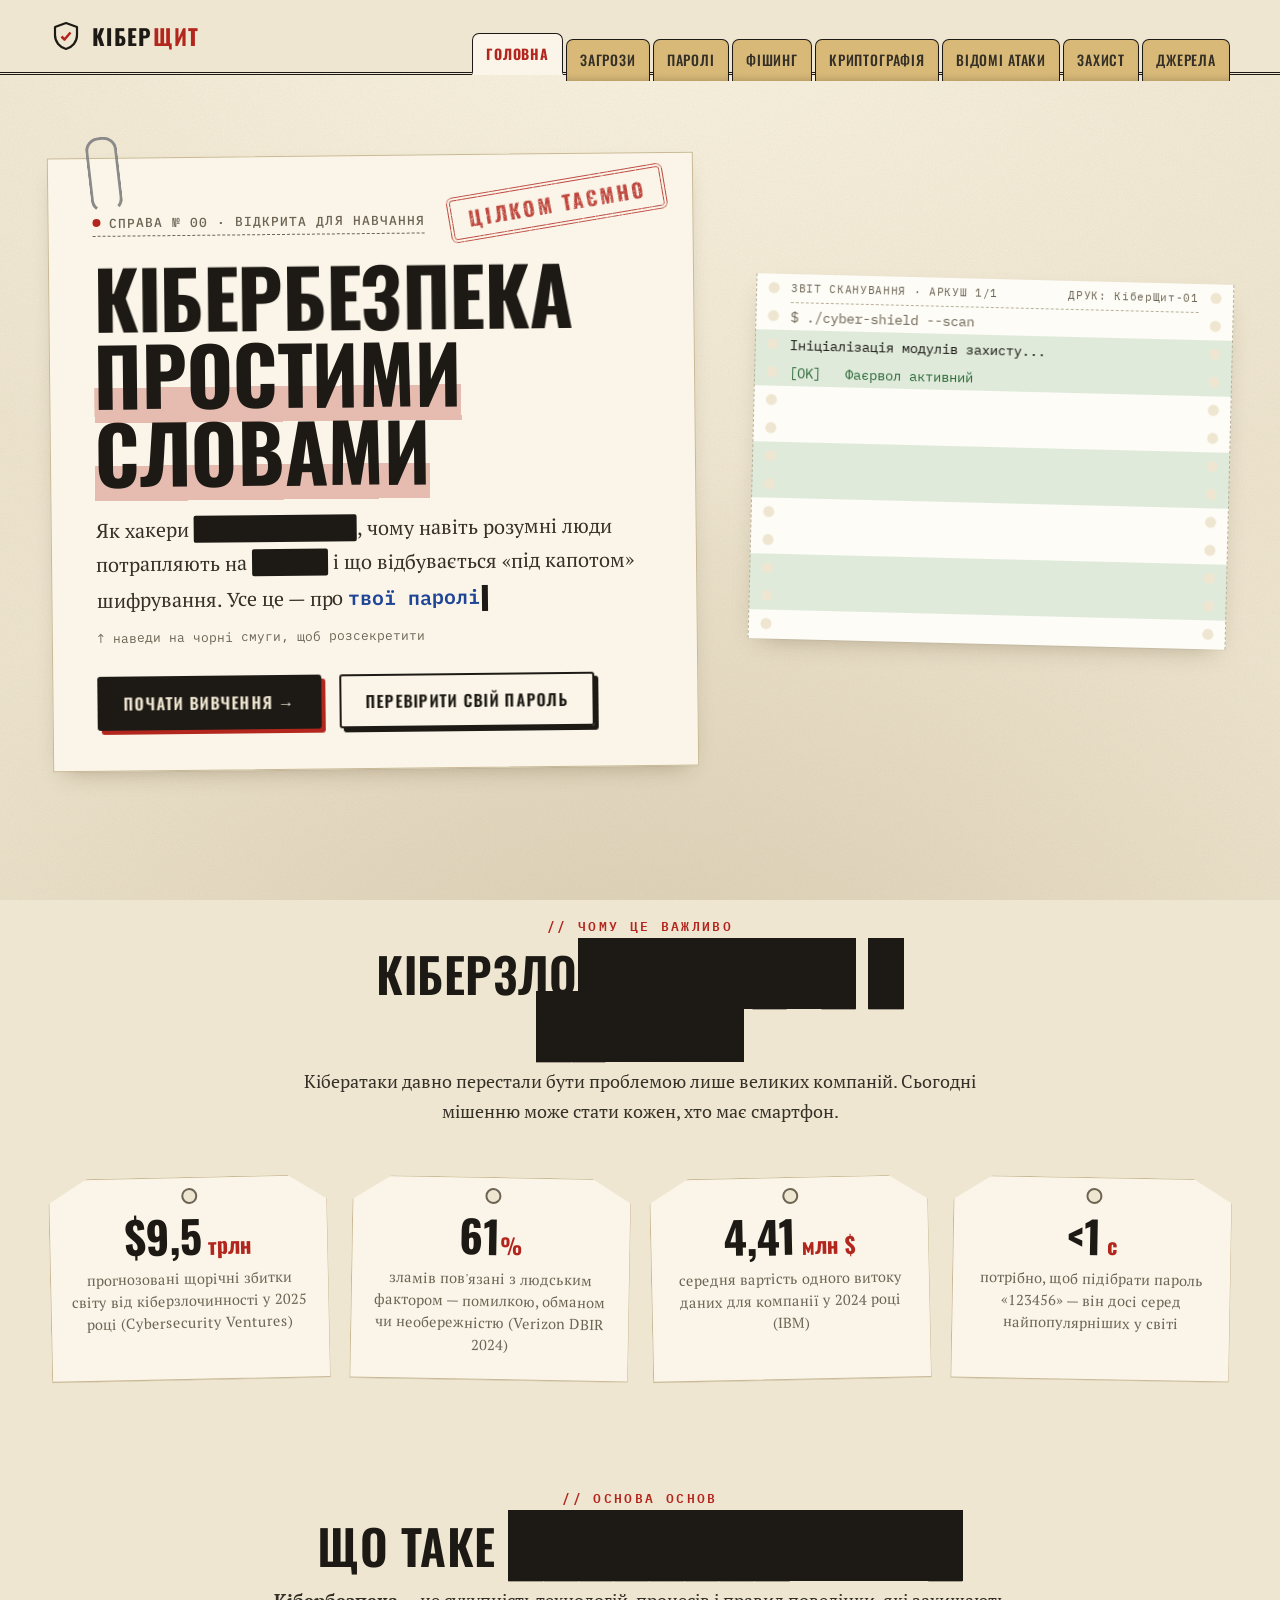
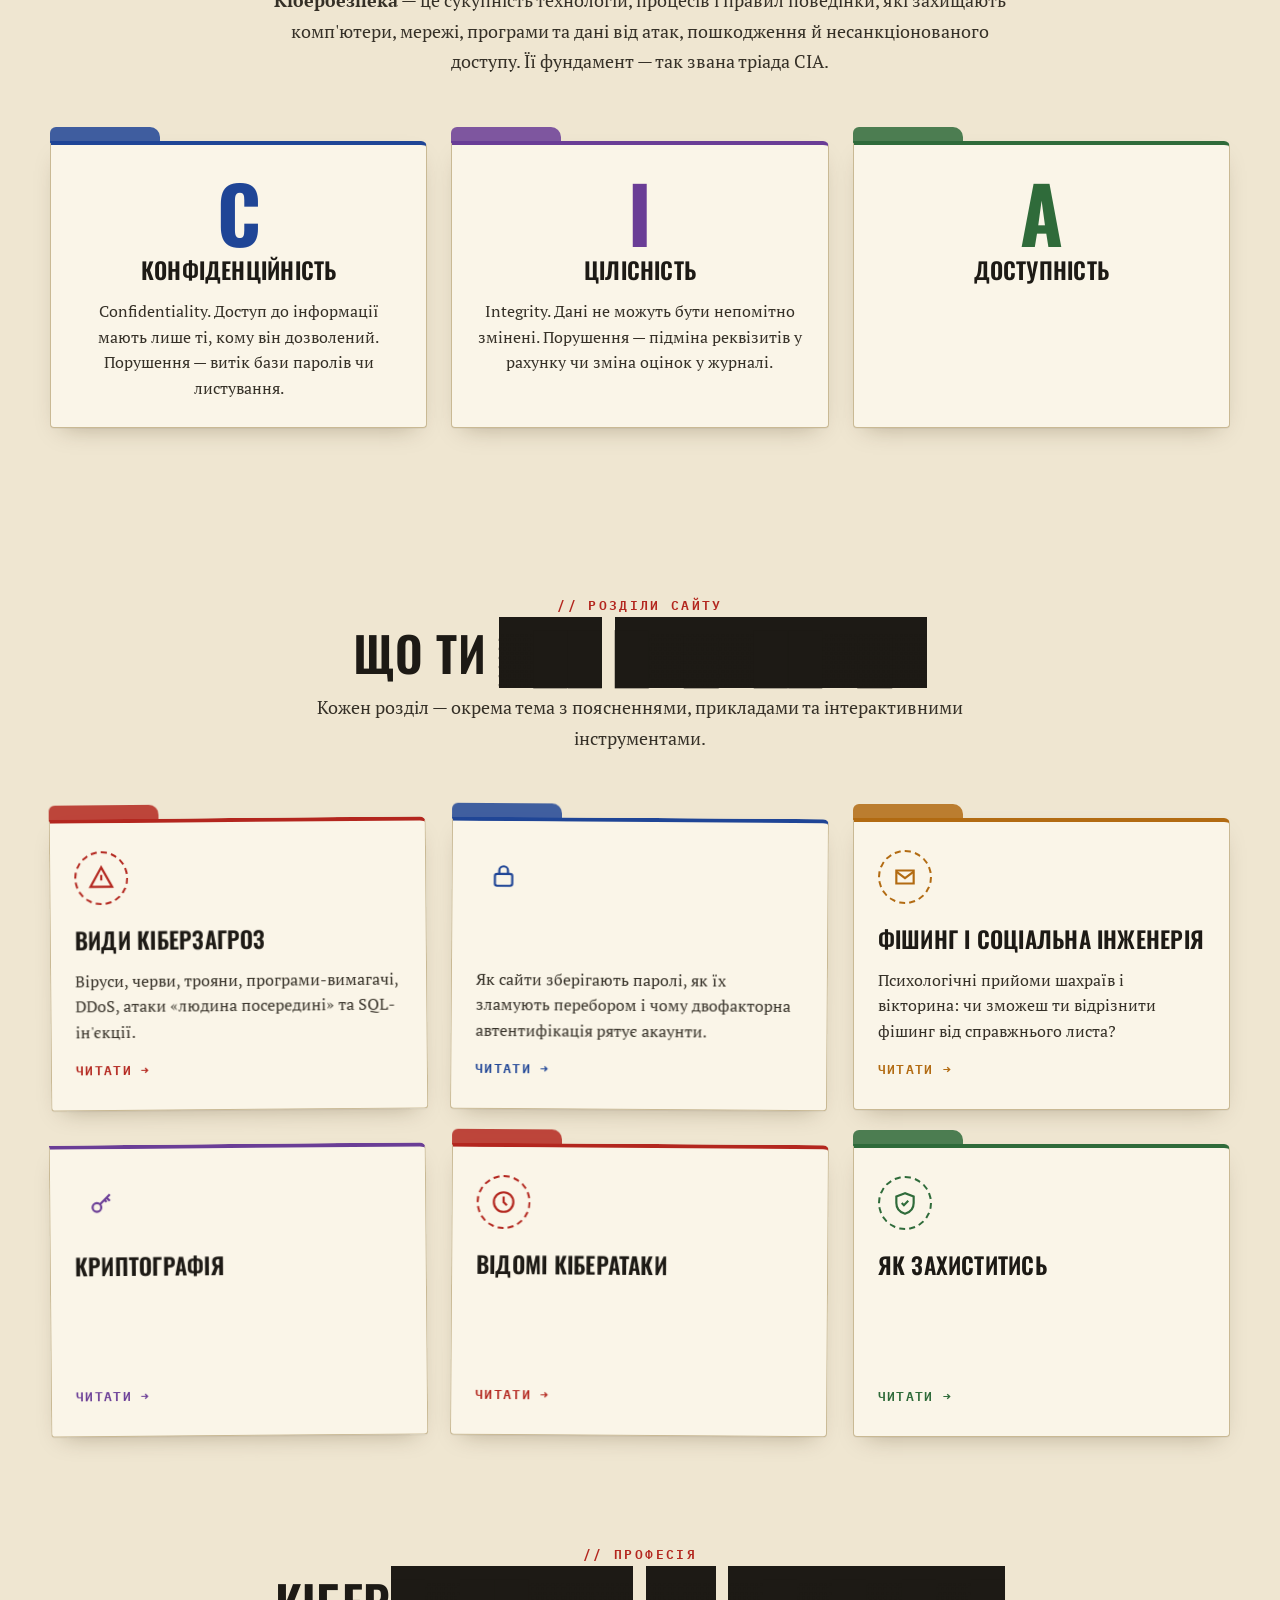
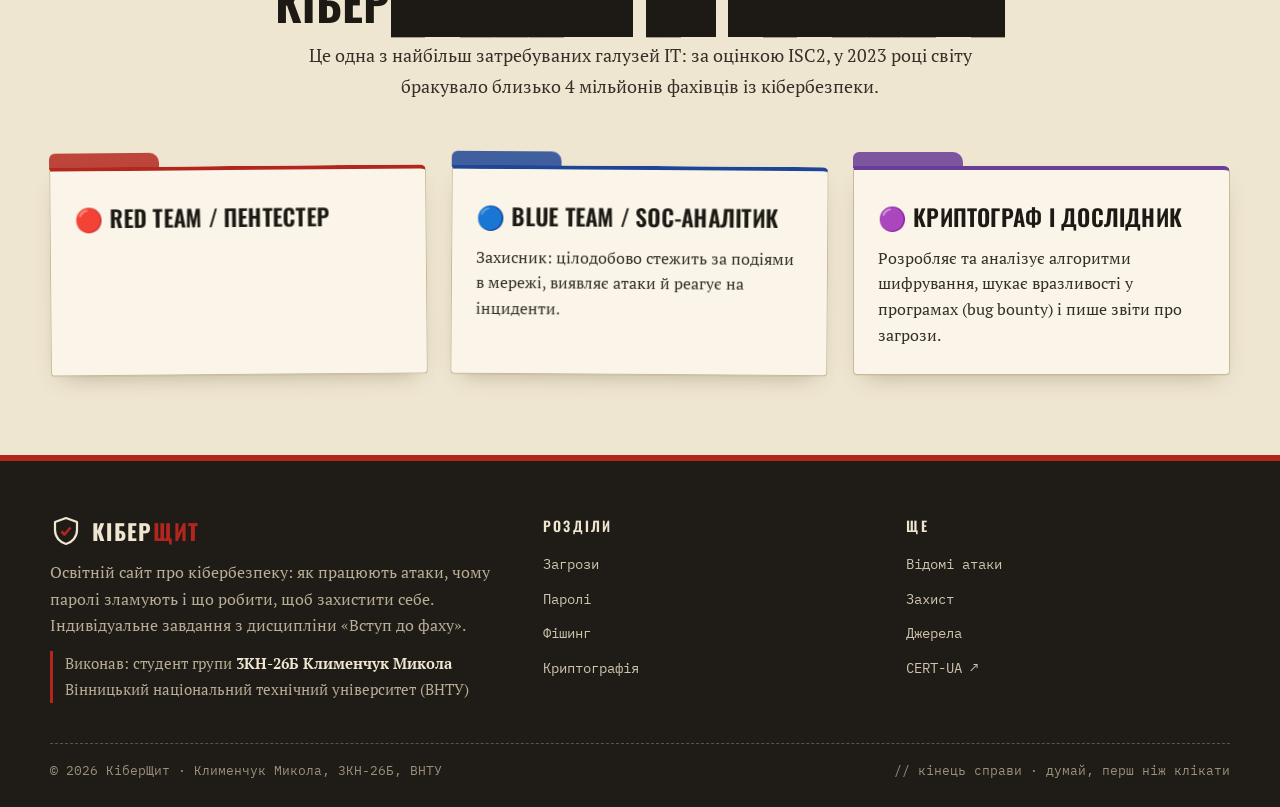
<file: index.html>
<!DOCTYPE html>
<html lang="uk">
<head>
  <meta charset="UTF-8">
  <meta name="viewport" content="width=device-width, initial-scale=1.0">
  <title>КіберЩит — кібербезпека простими словами</title>
  <meta name="description" content="Освітній сайт про кібербезпеку: види загроз, паролі, фішинг, криптографія, відомі кібератаки та способи захисту.">
  <link rel="preconnect" href="https://fonts.googleapis.com">
  <link rel="preconnect" href="https://fonts.gstatic.com" crossorigin>
  <link href="https://fonts.googleapis.com/css2?family=Oswald:wght@400;500;600;700&family=PT+Serif:ital,wght@0,400;0,700;1,400&family=IBM+Plex+Mono:wght@400;500;600;700&display=swap" rel="stylesheet">
  <link rel="stylesheet" href="assets/style.css?v=3">
  <link rel="icon" href="data:image/svg+xml,<svg xmlns='http://www.w3.org/2000/svg' viewBox='0 0 32 32'><path d='M16 3 5 7v8c0 7 4.7 12.2 11 14 6.3-1.8 11-7 11-14V7L16 3Z' fill='%23b3261e'/></svg>">
</head>
<body>

<section class="hero">
  <div class="container hero-inner">
    <div class="hero-sheet">
      <div class="stamp stamp-hero">Цілком таємно</div>
      <span class="tag">Справа № 00 · Відкрита для навчання</span>
      <h1><span class="glitch" data-text="Кібербезпека">Кібербезпека</span><br><span class="grad">простими словами</span></h1>
      <p class="lead">Як хакери <span class="redact">зламують паролі</span>, чому навіть розумні люди потрапляють на <span class="redact">фішинг</span> і що відбувається «під капотом» шифрування. Усе це — про <span class="typed" data-words="твої паролі|твої гроші|твої дані|твою приватність"></span></p>
      <p class="hint">↑ наведи на чорні смуги, щоб розсекретити</p>
      <div class="actions">
        <a class="btn" href="threats.html">Почати вивчення →</a>
        <a class="btn ghost" href="passwords.html#checker">Перевірити свій пароль</a>
      </div>
    </div>
    <div class="terminal reveal d2" aria-hidden="true">
      <div class="bar"><span>ЗВІТ СКАНУВАННЯ · АРКУШ 1/1</span><span>ДРУК: КіберЩит-01</span></div>
      <pre id="term"></pre>
    </div>
  </div>
</section>

<section class="block">
  <div class="container">
    <div class="section-title reveal">
      <span class="kicker">// чому це важливо</span>
      <h2>Кіберзлочинність у цифрах</h2>
      <p>Кібератаки давно перестали бути проблемою лише великих компаній. Сьогодні мішенню може стати кожен, хто має смартфон.</p>
    </div>
    <div class="stats">
      <div class="stat reveal"><div class="num">$<span data-count="10.5">0</span><small> трлн</small></div><p>прогнозовані щорічні збитки світу від кіберзлочинності у 2025 році (Cybersecurity Ventures)</p></div>
      <div class="stat reveal d1"><div class="num"><span data-count="68">0</span><small>%</small></div><p>зламів пов'язані з людським фактором — помилкою, обманом чи необережністю (Verizon DBIR 2024)</p></div>
      <div class="stat reveal d2"><div class="num"><span data-count="4.88">0</span><small> млн $</small></div><p>середня вартість одного витоку даних для компанії у 2024 році (IBM)</p></div>
      <div class="stat reveal d3"><div class="num">&lt;<span data-count="1">0</span><small> с</small></div><p>потрібно, щоб підібрати пароль «123456» — він досі серед найпопулярніших у світі</p></div>
    </div>
  </div>
</section>

<section class="block" style="padding-top:20px">
  <div class="container">
    <div class="section-title reveal">
      <span class="kicker">// основа основ</span>
      <h2>Що таке кібербезпека?</h2>
      <p><strong>Кібербезпека</strong> — це сукупність технологій, процесів і правил поведінки, які захищають комп'ютери, мережі, програми та дані від атак, пошкодження й несанкціонованого доступу. Її фундамент — так звана тріада CIA.</p>
    </div>
    <div class="cia">
      <div class="card reveal" style="--c: var(--cyan)">
        <div class="letter">C</div>
        <h3>Конфіденційність</h3>
        <p>Confidentiality. Доступ до інформації мають лише ті, кому він дозволений. Порушення — витік бази паролів чи листування.</p>
      </div>
      <div class="card reveal d1" style="--c: var(--violet)">
        <div class="letter">I</div>
        <h3>Цілісність</h3>
        <p>Integrity. Дані не можуть бути непомітно змінені. Порушення — підміна реквізитів у рахунку чи зміна оцінок у журналі.</p>
      </div>
      <div class="card reveal d2" style="--c: var(--green)">
        <div class="letter">A</div>
        <h3>Доступність</h3>
        <p>Availability. Система працює тоді, коли вона потрібна. Порушення — DDoS-атака, яка «кладе» сайт банку.</p>
      </div>
    </div>
  </div>
</section>

<section class="block">
  <div class="container">
    <div class="section-title reveal">
      <span class="kicker">// розділи сайту</span>
      <h2>Що ти тут дізнаєшся</h2>
      <p>Кожен розділ — окрема тема з поясненнями, прикладами та інтерактивними інструментами.</p>
    </div>
    <div class="cards">
      <a class="card reveal" href="threats.html" style="--c: var(--red)">
        <div class="icon"><svg viewBox="0 0 24 24" fill="none" stroke="currentColor" stroke-width="2"><path d="M12 2 2 20h20L12 2Z"/><path d="M12 9v5M12 17h.01"/></svg></div>
        <h3>Види кіберзагроз</h3>
        <p>Віруси, черви, трояни, програми-вимагачі, DDoS, атаки «людина посередині» та SQL-ін'єкції.</p>
        <span class="more">читати →</span>
      </a>
      <a class="card reveal d1" href="passwords.html" style="--c: var(--cyan)">
        <div class="icon"><svg viewBox="0 0 24 24" fill="none" stroke="currentColor" stroke-width="2"><rect x="4" y="10" width="16" height="11" rx="2"/><path d="M8 10V7a4 4 0 0 1 8 0v3"/></svg></div>
        <h3>Паролі та автентифікація</h3>
        <p>Як сайти зберігають паролі, як їх зламують перебором і чому двофакторна автентифікація рятує акаунти.</p>
        <span class="more">читати →</span>
      </a>
      <a class="card reveal d2" href="phishing.html" style="--c: var(--amber)">
        <div class="icon"><svg viewBox="0 0 24 24" fill="none" stroke="currentColor" stroke-width="2"><path d="M4 6h16v12H4z"/><path d="m4 7 8 6 8-6"/></svg></div>
        <h3>Фішинг і соціальна інженерія</h3>
        <p>Психологічні прийоми шахраїв і вікторина: чи зможеш ти відрізнити фішинг від справжнього листа?</p>
        <span class="more">читати →</span>
      </a>
      <a class="card reveal" href="crypto.html" style="--c: var(--violet)">
        <div class="icon"><svg viewBox="0 0 24 24" fill="none" stroke="currentColor" stroke-width="2"><circle cx="8" cy="15" r="4"/><path d="m11 12 9-9M17 6l3 3M15 8l2 2"/></svg></div>
        <h3>Криптографія</h3>
        <p>Від шифру Цезаря до HTTPS: симетричне та асиметричне шифрування, хеш-функції та цифрові підписи.</p>
        <span class="more">читати →</span>
      </a>
      <a class="card reveal d1" href="attacks.html" style="--c: var(--red)">
        <div class="icon"><svg viewBox="0 0 24 24" fill="none" stroke="currentColor" stroke-width="2"><circle cx="12" cy="12" r="9"/><path d="M12 7v5l3 3"/></svg></div>
        <h3>Відомі кібератаки</h3>
        <p>Хронологія найгучніших атак — від черв'яка Морріса до NotPetya та атаки на «Київстар».</p>
        <span class="more">читати →</span>
      </a>
      <a class="card reveal d2" href="protection.html" style="--c: var(--green)">
        <div class="icon"><svg viewBox="0 0 24 24" fill="none" stroke="currentColor" stroke-width="2"><path d="M12 3 4 6v6c0 5 3.4 8.6 8 10 4.6-1.4 8-5 8-10V6l-8-3Z"/><path d="m9 12 2 2 4-4"/></svg></div>
        <h3>Як захиститись</h3>
        <p>Практичні правила цифрової гігієни та інтерактивний чек-лист для перевірки власної безпеки.</p>
        <span class="more">читати →</span>
      </a>
    </div>
  </div>
</section>

<section class="block" style="padding-top:20px">
  <div class="container">
    <div class="section-title reveal">
      <span class="kicker">// професія</span>
      <h2>Кібербезпека як професія</h2>
      <p>Це одна з найбільш затребуваних галузей ІТ: за оцінкою ISC2, у 2023 році світу бракувало близько 4 мільйонів фахівців із кібербезпеки.</p>
    </div>
    <div class="cards">
      <div class="card reveal" style="--c: var(--red)">
        <h3>🔴 Red Team / Пентестер</h3>
        <p>Етичний хакер, якого компанія наймає, щоб він легально зламав її системи і показав слабкі місця раніше за зловмисників.</p>
      </div>
      <div class="card reveal d1" style="--c: var(--cyan)">
        <h3>🔵 Blue Team / SOC-аналітик</h3>
        <p>Захисник: цілодобово стежить за подіями в мережі, виявляє атаки й реагує на інциденти.</p>
      </div>
      <div class="card reveal d2" style="--c: var(--violet)">
        <h3>🟣 Криптограф і дослідник</h3>
        <p>Розробляє та аналізує алгоритми шифрування, шукає вразливості у програмах (bug bounty) і пише звіти про загрози.</p>
      </div>
    </div>
  </div>
</section>

<script src="assets/main.js?v=3"></script>
<script>
  // Анімація «сканування системи» в терміналі
  (function () {
    const el = document.getElementById("term");
    const lines = [
      ['dim', '$ ./cyber-shield --scan'],
      ['', 'Ініціалізація модулів захисту...'],
      ['ok', '[OK]   Фаєрвол активний'],
      ['ok', '[OK]   Оновлення системи встановлені'],
      ['warn', '[WARN] Пароль "qwerty123" знайдено у витоках'],
      ['bad', '[FAIL] 2FA вимкнена на пошті'],
      ['ok', '[OK]   З\'єднання захищене (TLS 1.3)'],
      ['warn', '[WARN] Підозрілий лист: "Ваш акаунт заблоковано"'],
      ['', ''],
      ['', 'Рівень захисту: ██████░░░░ 60%'],
      ['dim', '> Рекомендація: прочитай цей сайт ;)'],
    ];
    let i = 0, html = "";
    function next() {
      if (i >= lines.length) { setTimeout(() => { i = 0; html = ""; el.innerHTML = ""; next(); }, 5000); return; }
      const [cls, text] = lines[i++];
      html += `<span class="${cls}">${text}</span>\n`;
      el.innerHTML = html;
      setTimeout(next, 450 + Math.random() * 350);
    }
    setTimeout(next, 600);
  })();
</script>
</body>
</html>
</file>
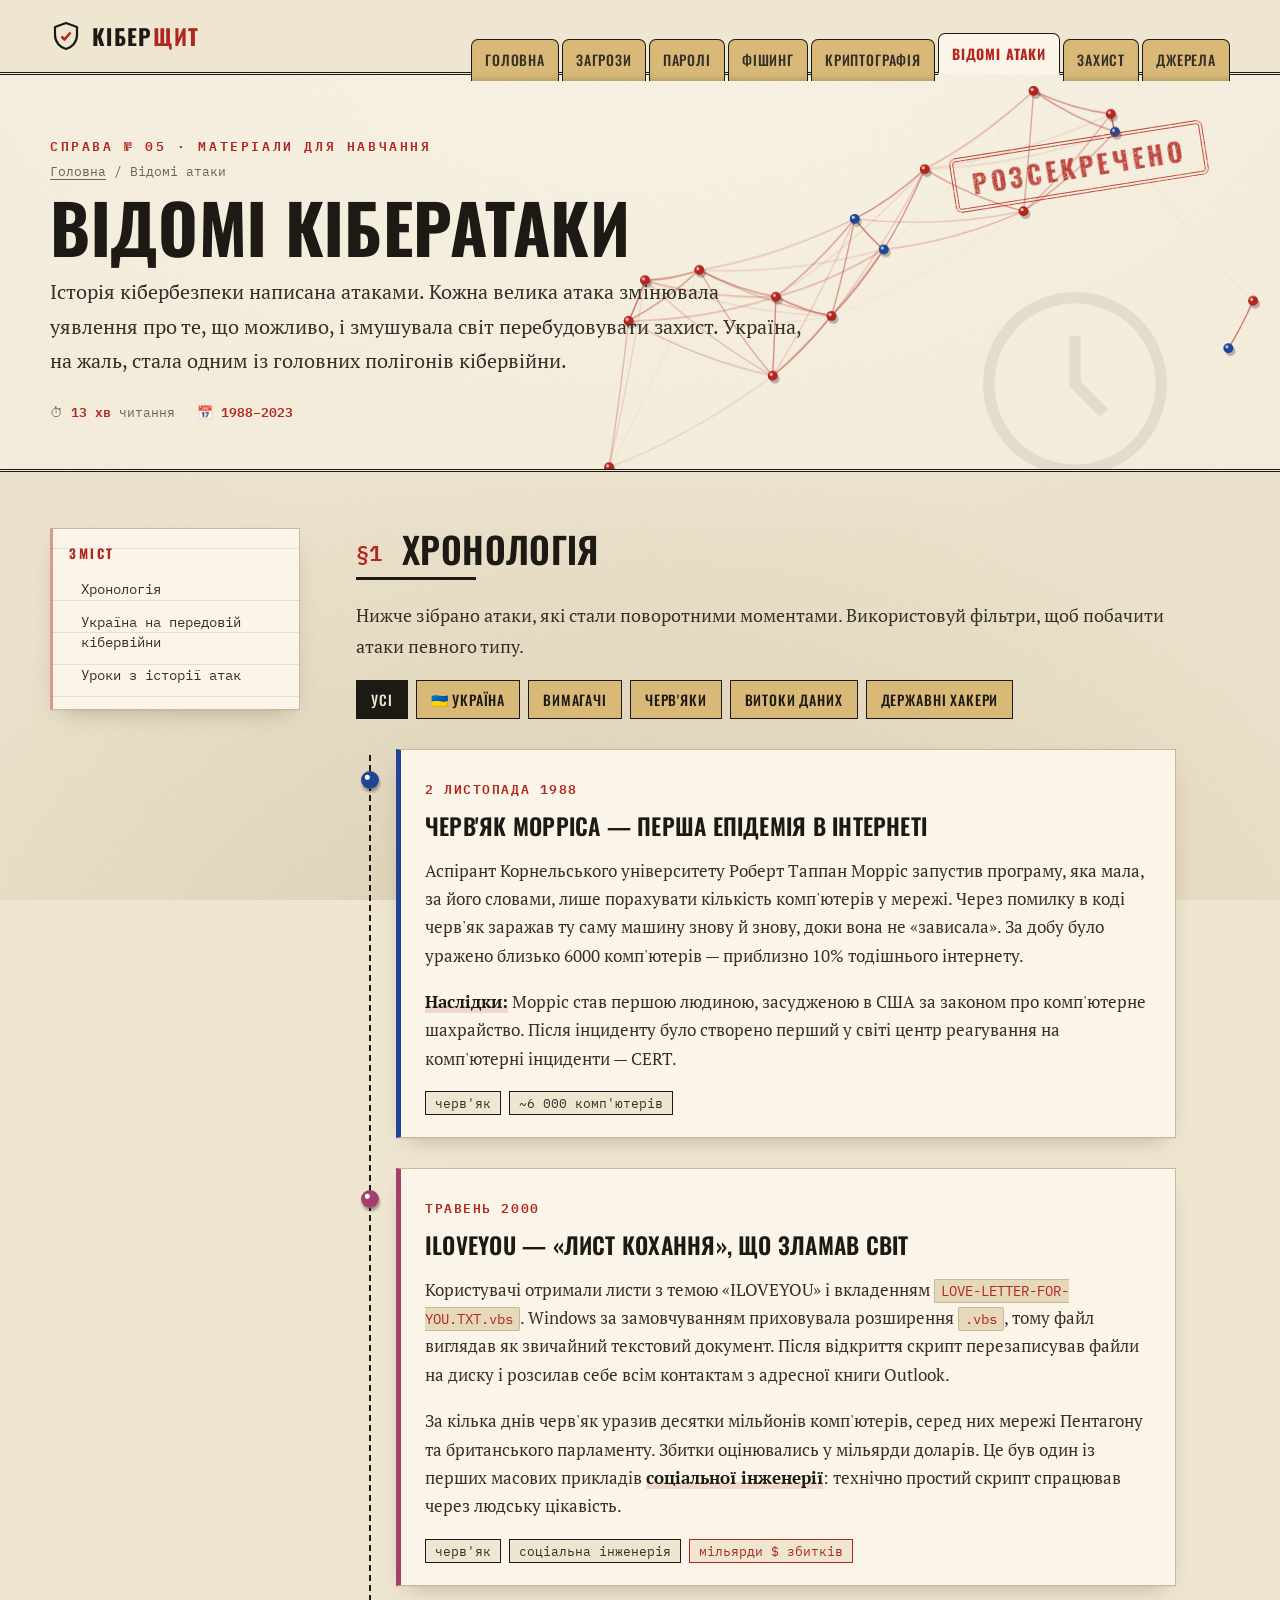
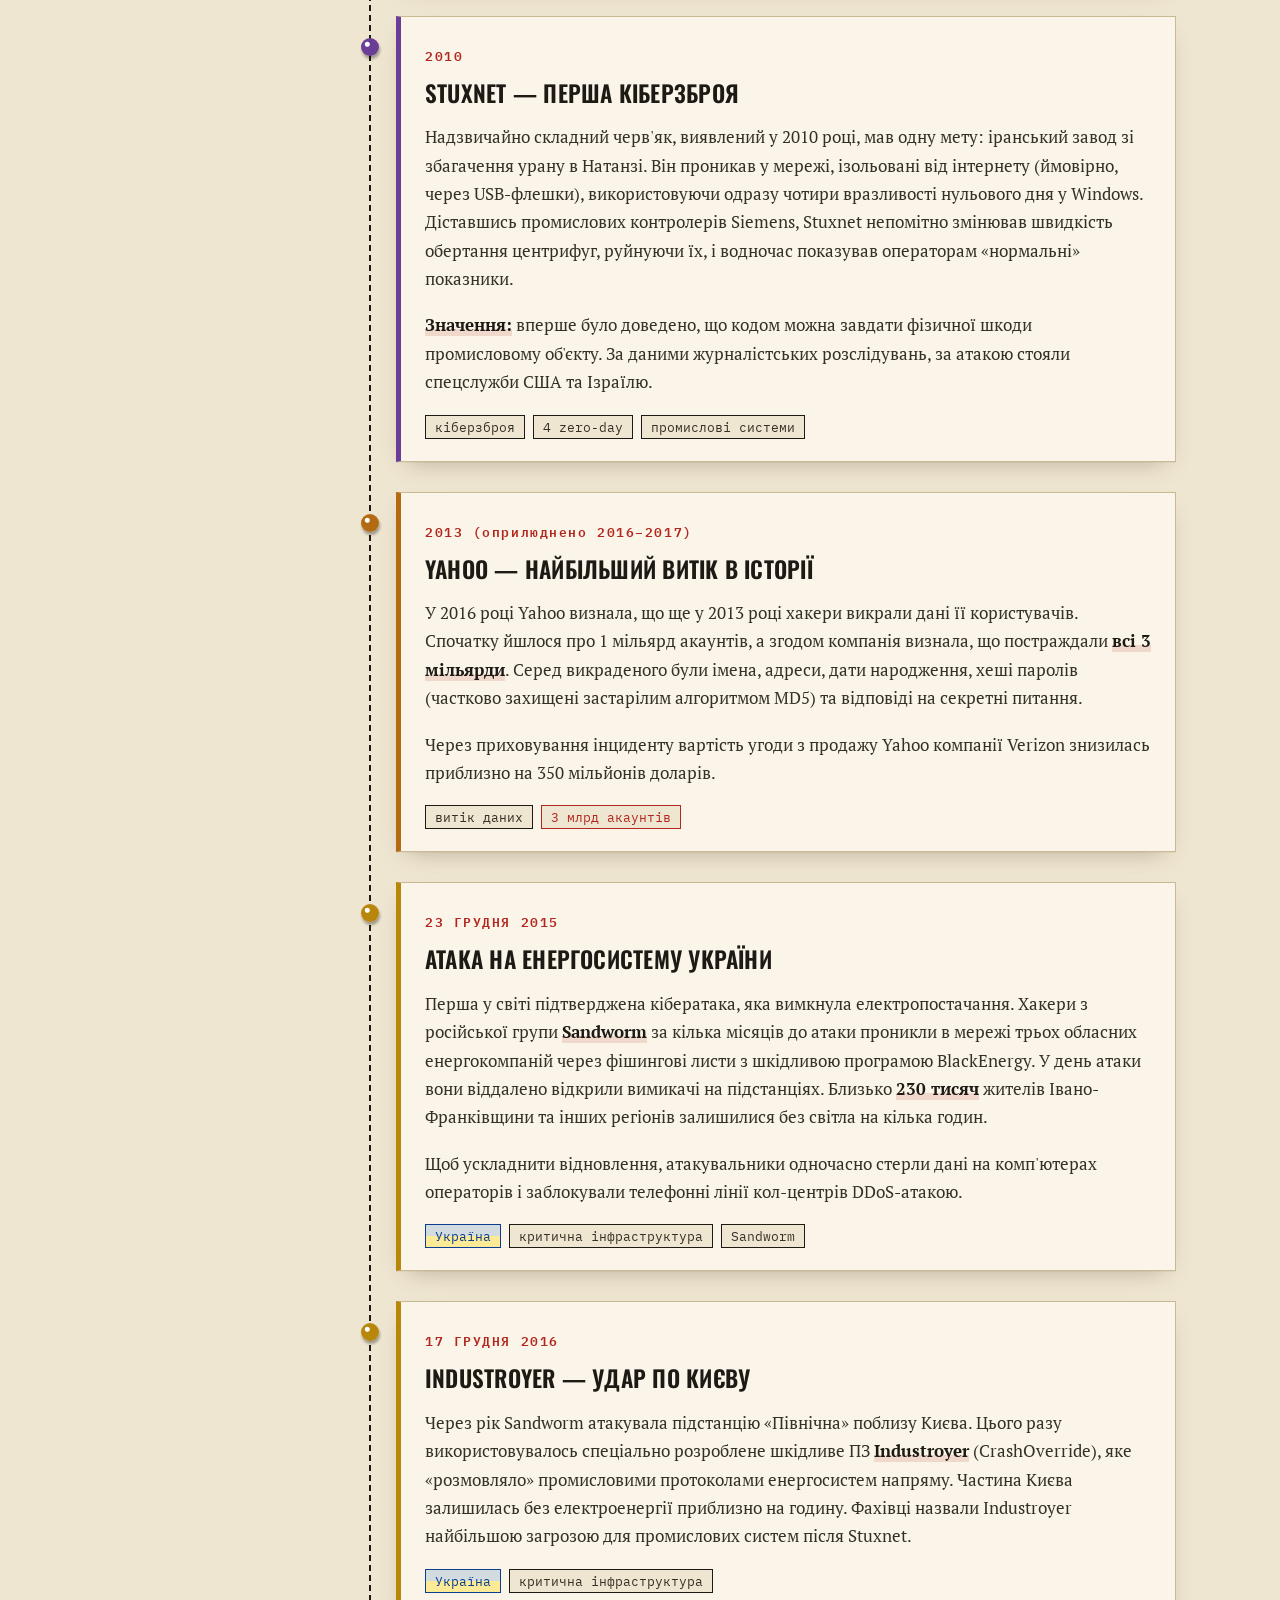
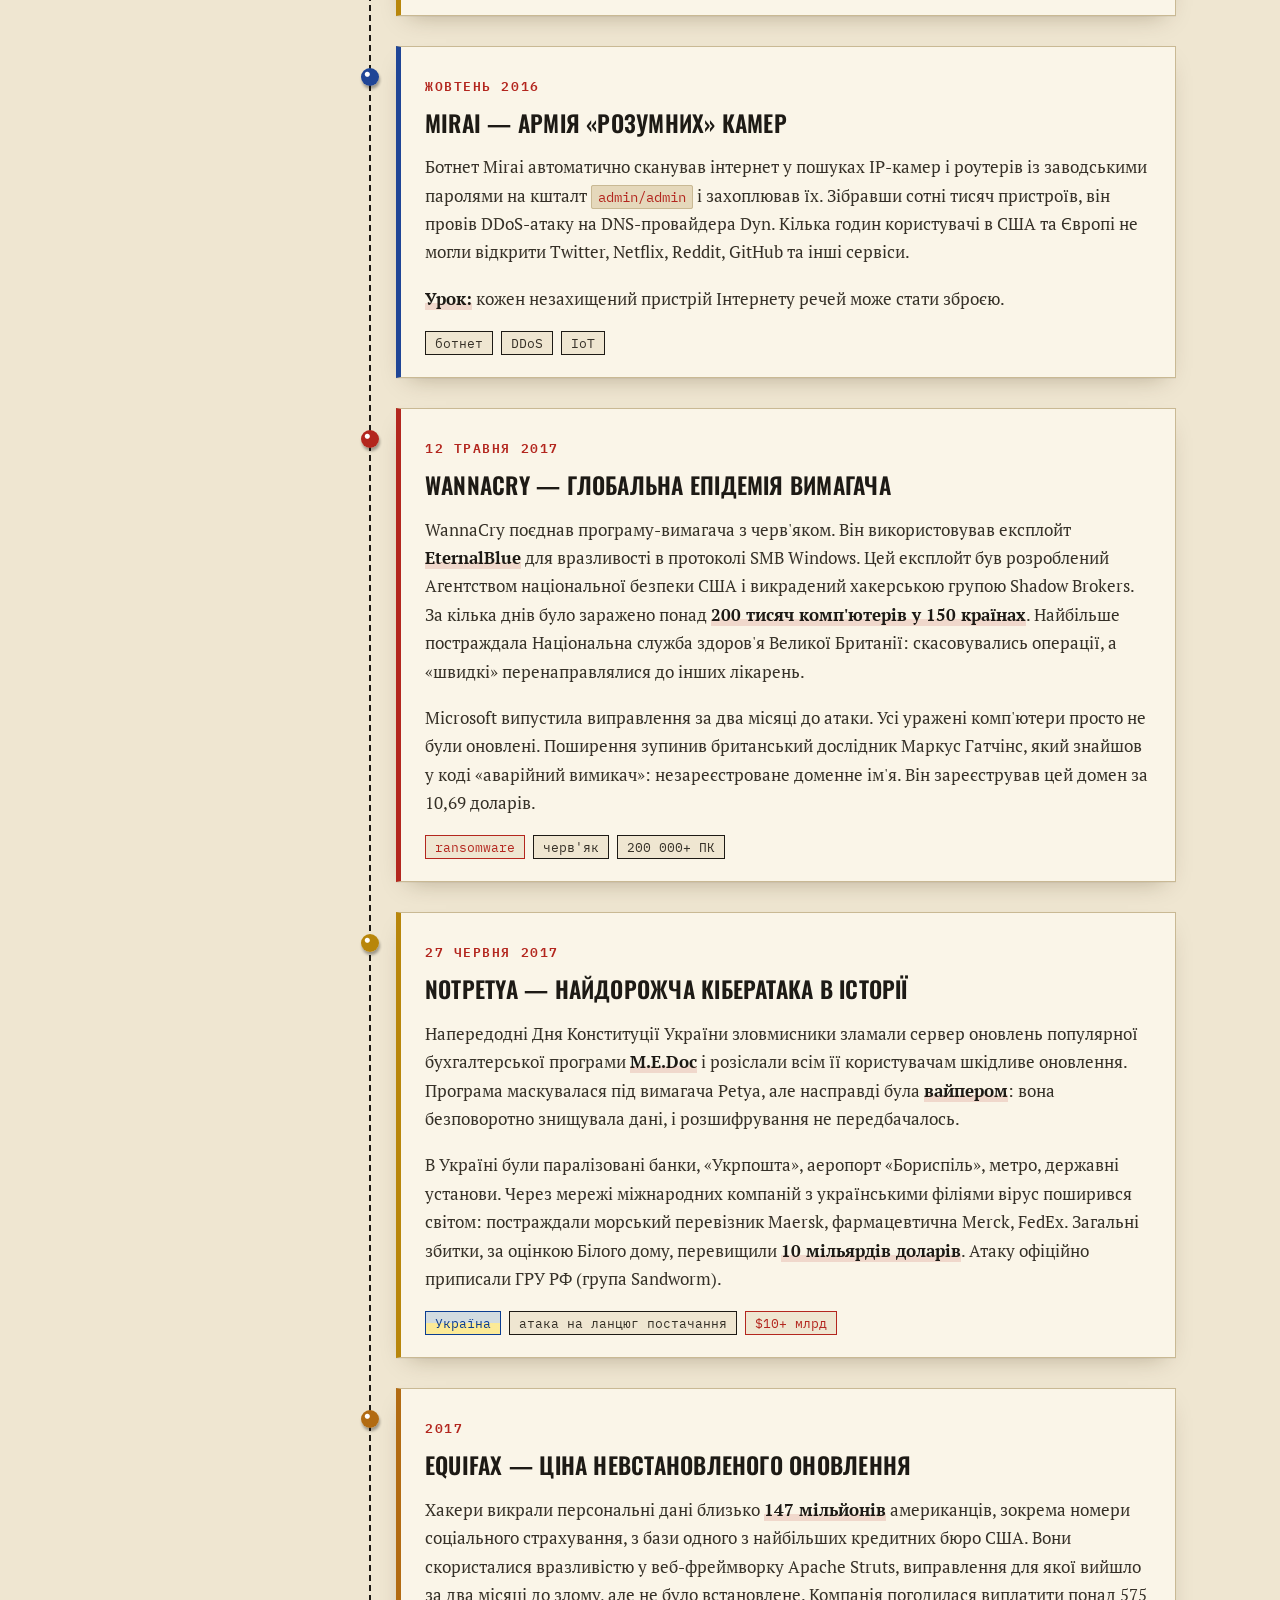
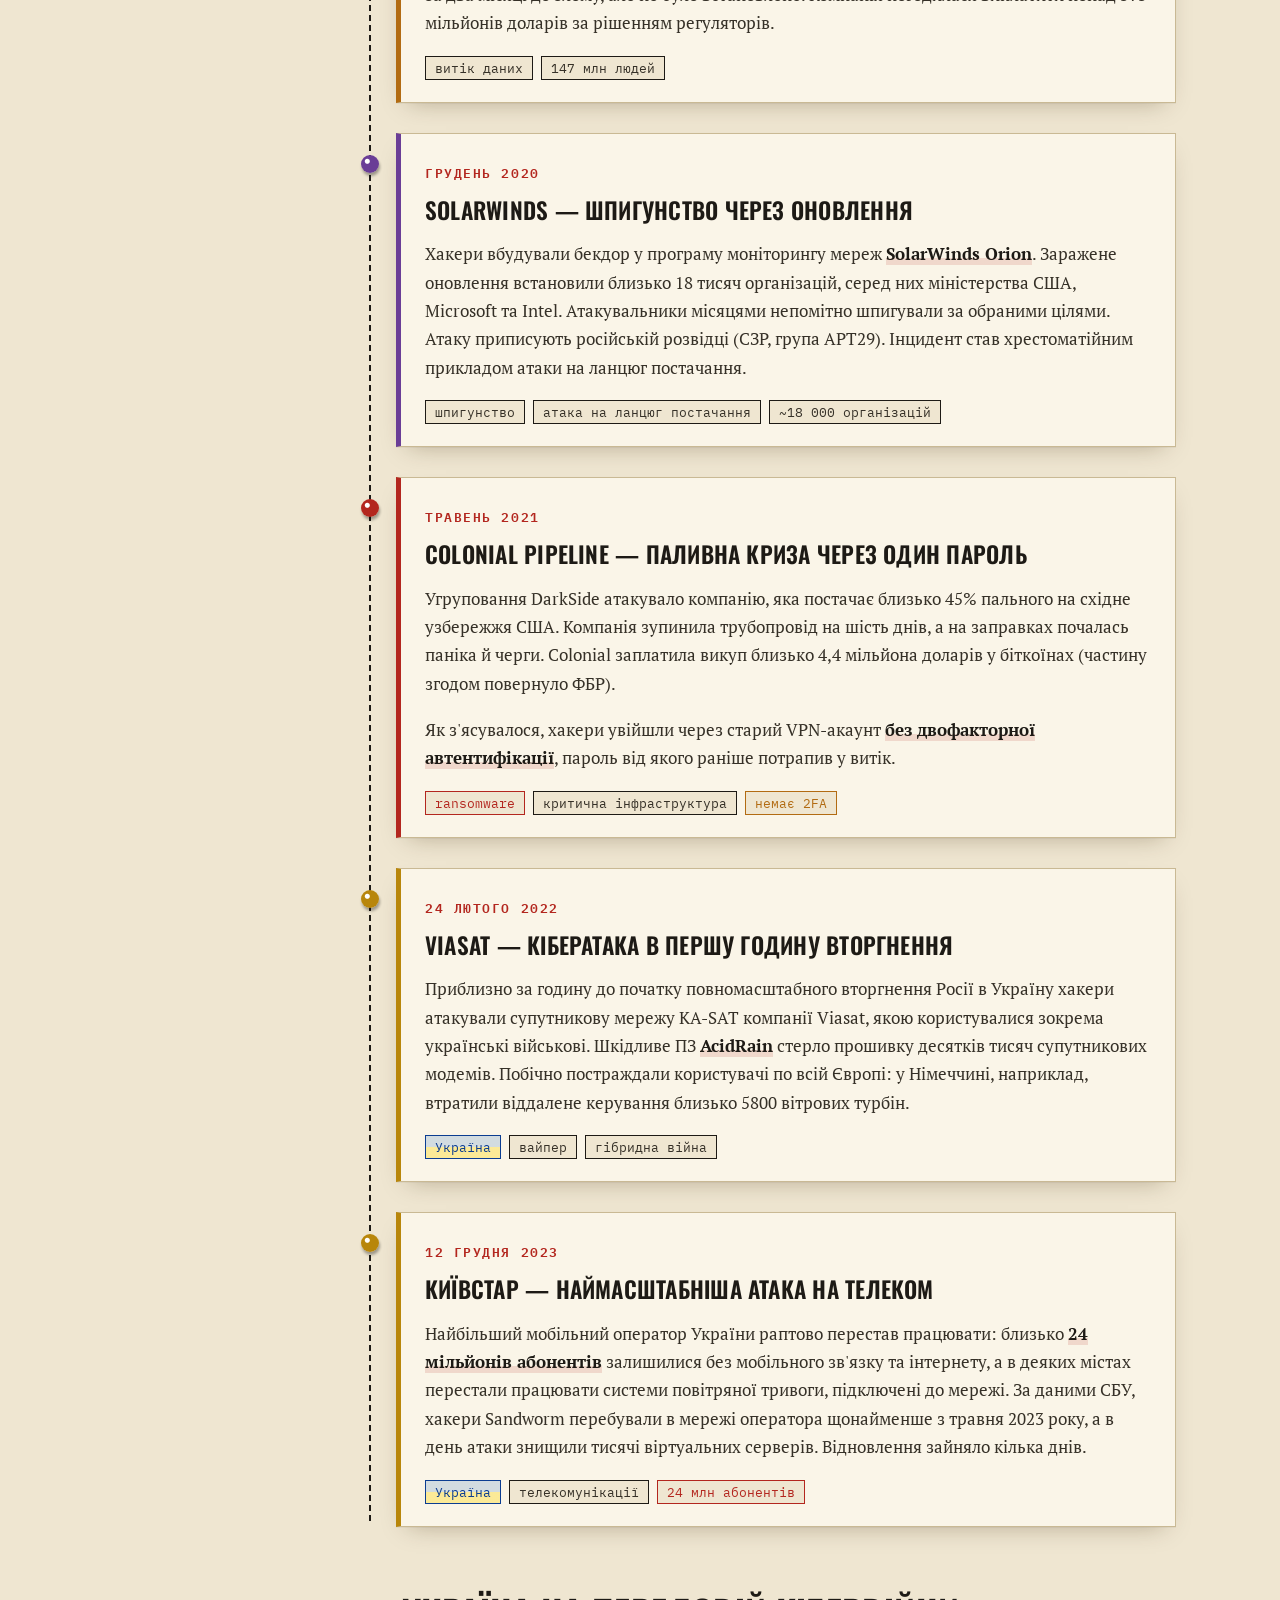
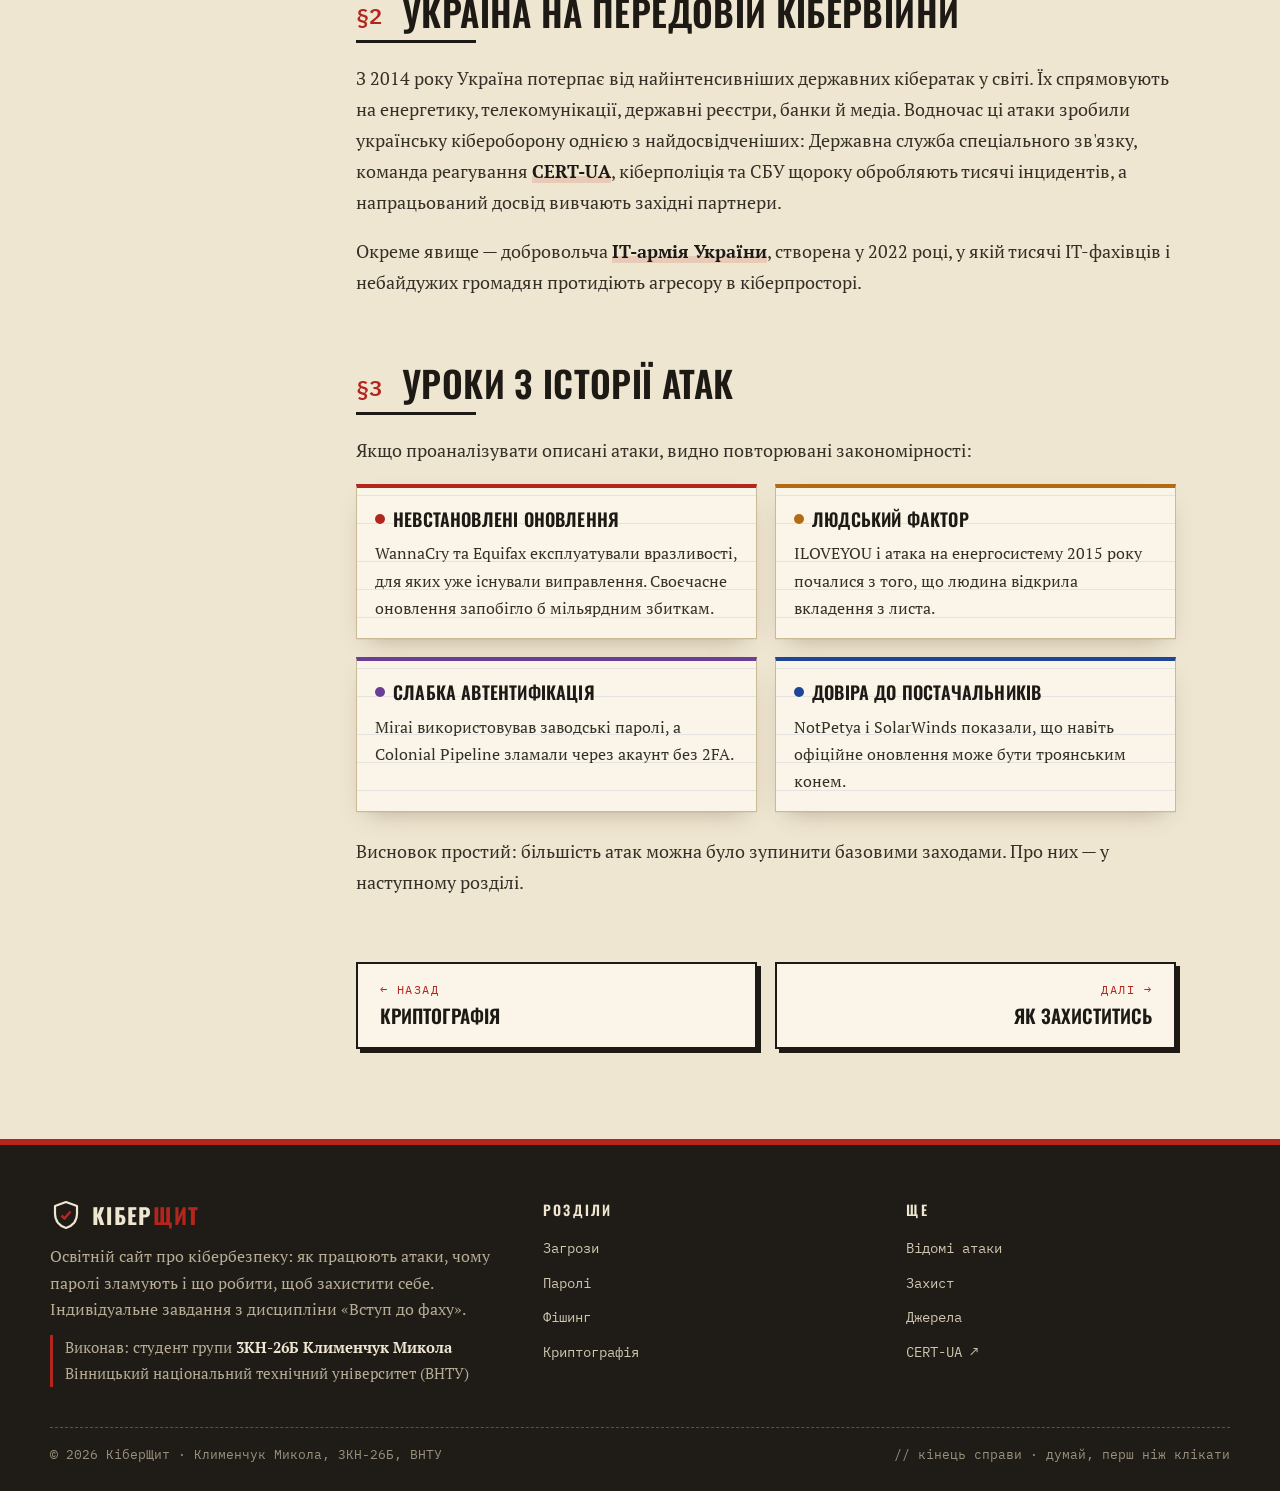
<file: attacks.html>
<!DOCTYPE html>
<html lang="uk">
<head>
  <meta charset="UTF-8">
  <meta name="viewport" content="width=device-width, initial-scale=1.0">
  <title>Відомі кібератаки — КіберЩит</title>
  <meta name="description" content="Хронологія найвідоміших кібератак: черв'як Морріса, ILOVEYOU, Stuxnet, WannaCry, NotPetya, атаки на енергосистему України та Київстар.">
  <link rel="preconnect" href="https://fonts.googleapis.com">
  <link rel="preconnect" href="https://fonts.gstatic.com" crossorigin>
  <link href="https://fonts.googleapis.com/css2?family=Oswald:wght@400;500;600;700&family=PT+Serif:ital,wght@0,400;0,700;1,400&family=IBM+Plex+Mono:wght@400;500;600;700&display=swap" rel="stylesheet">
  <link rel="stylesheet" href="assets/style.css?v=3">
  <link rel="icon" href="data:image/svg+xml,<svg xmlns='http://www.w3.org/2000/svg' viewBox='0 0 32 32'><path d='M16 3 5 7v8c0 7 4.7 12.2 11 14 6.3-1.8 11-7 11-14V7L16 3Z' fill='%23b3261e'/></svg>">
</head>
<body>

<section class="page-hero">
  <svg class="big-icon" viewBox="0 0 24 24" fill="none" stroke="currentColor" stroke-width="1.2"><circle cx="12" cy="12" r="9"/><path d="M12 7v5l3 3"/></svg>
  <div class="container">
    <div class="crumbs"><a href="index.html">Головна</a> / Відомі атаки</div>
    <h1>Відомі кібератаки</h1>
    <p>Історія кібербезпеки написана атаками. Кожна велика атака змінювала уявлення про те, що можливо, і змушувала світ перебудовувати захист. Україна, на жаль, стала одним із головних полігонів кібервійни.</p>
    <div class="meta"><span>⏱ <b>13 хв</b> читання</span><span>📅 <b>1988–2023</b></span></div>
  </div>
</section>

<div class="container article-layout">
  <aside class="toc"></aside>
  <article class="prose">

    <h2>Хронологія</h2>
    <p>Нижче зібрано атаки, які стали поворотними моментами. Використовуй фільтри, щоб побачити атаки певного типу.</p>
    <div class="filters" id="filters">
      <button class="on" data-f="all" type="button">Усі</button>
      <button data-f="ua" type="button">🇺🇦 Україна</button>
      <button data-f="ransom" type="button">Вимагачі</button>
      <button data-f="worm" type="button">Черв'яки</button>
      <button data-f="leak" type="button">Витоки даних</button>
      <button data-f="state" type="button">Державні хакери</button>
    </div>

    <div class="timeline">
      <div class="tl-item reveal" data-cat="worm" style="--c: var(--cyan)">
        <div class="tl-card">
          <span class="tl-year">2 ЛИСТОПАДА 1988</span>
          <h3>Черв'як Морріса — перша епідемія в інтернеті</h3>
          <p>Аспірант Корнельського університету Роберт Таппан Морріс запустив програму, яка мала, за його словами, лише порахувати кількість комп'ютерів у мережі. Через помилку в коді черв'як заражав ту саму машину знову й знову, доки вона не «зависала». За добу було уражено близько 6000 комп'ютерів — приблизно 10% тодішнього інтернету.</p>
          <p><strong>Наслідки:</strong> Морріс став першою людиною, засудженою в США за законом про комп'ютерне шахрайство. Після інциденту було створено перший у світі центр реагування на комп'ютерні інциденти — CERT.</p>
          <div class="chips"><span class="chip">черв'як</span><span class="chip">~6 000 комп'ютерів</span></div>
        </div>
      </div>

      <div class="tl-item reveal" data-cat="worm" style="--c: #a63d6f">
        <div class="tl-card">
          <span class="tl-year">ТРАВЕНЬ 2000</span>
          <h3>ILOVEYOU — «лист кохання», що зламав світ</h3>
          <p>Користувачі отримали листи з темою «ILOVEYOU» і вкладенням <code>LOVE-LETTER-FOR-YOU.TXT.vbs</code>. Windows за замовчуванням приховувала розширення <code>.vbs</code>, тому файл виглядав як звичайний текстовий документ. Після відкриття скрипт перезаписував файли на диску і розсилав себе всім контактам з адресної книги Outlook.</p>
          <p>За кілька днів черв'як уразив десятки мільйонів комп'ютерів, серед них мережі Пентагону та британського парламенту. Збитки оцінювались у мільярди доларів. Це був один із перших масових прикладів <strong>соціальної інженерії</strong>: технічно простий скрипт спрацював через людську цікавість.</p>
          <div class="chips"><span class="chip">черв'як</span><span class="chip">соціальна інженерія</span><span class="chip red">мільярди $ збитків</span></div>
        </div>
      </div>

      <div class="tl-item reveal" data-cat="state" style="--c: var(--violet)">
        <div class="tl-card">
          <span class="tl-year">2010</span>
          <h3>Stuxnet — перша кіберзброя</h3>
          <p>Надзвичайно складний черв'як, виявлений у 2010 році, мав одну мету: іранський завод зі збагачення урану в Натанзі. Він проникав у мережі, ізольовані від інтернету (ймовірно, через USB-флешки), використовуючи одразу чотири вразливості нульового дня у Windows. Діставшись промислових контролерів Siemens, Stuxnet непомітно змінював швидкість обертання центрифуг, руйнуючи їх, і водночас показував операторам «нормальні» показники.</p>
          <p><strong>Значення:</strong> вперше було доведено, що кодом можна завдати фізичної шкоди промисловому об'єкту. За даними журналістських розслідувань, за атакою стояли спецслужби США та Ізраїлю.</p>
          <div class="chips"><span class="chip">кіберзброя</span><span class="chip">4 zero-day</span><span class="chip">промислові системи</span></div>
        </div>
      </div>

      <div class="tl-item reveal" data-cat="leak" style="--c: var(--amber)">
        <div class="tl-card">
          <span class="tl-year">2013 (оприлюднено 2016–2017)</span>
          <h3>Yahoo — найбільший витік в історії</h3>
          <p>У 2016 році Yahoo визнала, що ще у 2013 році хакери викрали дані її користувачів. Спочатку йшлося про 1 мільярд акаунтів, а згодом компанія визнала, що постраждали <strong>всі 3 мільярди</strong>. Серед викраденого були імена, адреси, дати народження, хеші паролів (частково захищені застарілим алгоритмом MD5) та відповіді на секретні питання.</p>
          <p>Через приховування інциденту вартість угоди з продажу Yahoo компанії Verizon знизилась приблизно на 350 мільйонів доларів.</p>
          <div class="chips"><span class="chip">витік даних</span><span class="chip red">3 млрд акаунтів</span></div>
        </div>
      </div>

      <div class="tl-item reveal" data-cat="ua state" style="--c: #b8860b">
        <div class="tl-card">
          <span class="tl-year">23 ГРУДНЯ 2015</span>
          <h3>Атака на енергосистему України</h3>
          <p>Перша у світі підтверджена кібератака, яка вимкнула електропостачання. Хакери з російської групи <strong>Sandworm</strong> за кілька місяців до атаки проникли в мережі трьох обласних енергокомпаній через фішингові листи з шкідливою програмою BlackEnergy. У день атаки вони віддалено відкрили вимикачі на підстанціях. Близько <strong>230 тисяч</strong> жителів Івано-Франківщини та інших регіонів залишилися без світла на кілька годин.</p>
          <p>Щоб ускладнити відновлення, атакувальники одночасно стерли дані на комп'ютерах операторів і заблокували телефонні лінії кол-центрів DDoS-атакою.</p>
          <div class="chips"><span class="chip ua">Україна</span><span class="chip">критична інфраструктура</span><span class="chip">Sandworm</span></div>
        </div>
      </div>

      <div class="tl-item reveal" data-cat="ua state" style="--c: #b8860b">
        <div class="tl-card">
          <span class="tl-year">17 ГРУДНЯ 2016</span>
          <h3>Industroyer — удар по Києву</h3>
          <p>Через рік Sandworm атакувала підстанцію «Північна» поблизу Києва. Цього разу використовувалось спеціально розроблене шкідливе ПЗ <strong>Industroyer</strong> (CrashOverride), яке «розмовляло» промисловими протоколами енергосистем напряму. Частина Києва залишилась без електроенергії приблизно на годину. Фахівці назвали Industroyer найбільшою загрозою для промислових систем після Stuxnet.</p>
          <div class="chips"><span class="chip ua">Україна</span><span class="chip">критична інфраструктура</span></div>
        </div>
      </div>

      <div class="tl-item reveal" data-cat="worm" style="--c: var(--cyan)">
        <div class="tl-card">
          <span class="tl-year">ЖОВТЕНЬ 2016</span>
          <h3>Mirai — армія «розумних» камер</h3>
          <p>Ботнет Mirai автоматично сканував інтернет у пошуках IP-камер і роутерів із заводськими паролями на кшталт <code>admin/admin</code> і захоплював їх. Зібравши сотні тисяч пристроїв, він провів DDoS-атаку на DNS-провайдера Dyn. Кілька годин користувачі в США та Європі не могли відкрити Twitter, Netflix, Reddit, GitHub та інші сервіси.</p>
          <p><strong>Урок:</strong> кожен незахищений пристрій Інтернету речей може стати зброєю.</p>
          <div class="chips"><span class="chip">ботнет</span><span class="chip">DDoS</span><span class="chip">IoT</span></div>
        </div>
      </div>

      <div class="tl-item reveal" data-cat="ransom worm" style="--c: var(--red)">
        <div class="tl-card">
          <span class="tl-year">12 ТРАВНЯ 2017</span>
          <h3>WannaCry — глобальна епідемія вимагача</h3>
          <p>WannaCry поєднав програму-вимагача з черв'яком. Він використовував експлойт <strong>EternalBlue</strong> для вразливості в протоколі SMB Windows. Цей експлойт був розроблений Агентством національної безпеки США і викрадений хакерською групою Shadow Brokers. За кілька днів було заражено понад <strong>200 тисяч комп'ютерів у 150 країнах</strong>. Найбільше постраждала Національна служба здоров'я Великої Британії: скасовувались операції, а «швидкі» перенаправлялися до інших лікарень.</p>
          <p>Microsoft випустила виправлення за два місяці до атаки. Усі уражені комп'ютери просто не були оновлені. Поширення зупинив британський дослідник Маркус Гатчінс, який знайшов у коді «аварійний вимикач»: незареєстроване доменне ім'я. Він зареєстрував цей домен за 10,69 доларів.</p>
          <div class="chips"><span class="chip red">ransomware</span><span class="chip">черв'як</span><span class="chip">200 000+ ПК</span></div>
        </div>
      </div>

      <div class="tl-item reveal" data-cat="ua state ransom" style="--c: #b8860b">
        <div class="tl-card">
          <span class="tl-year">27 ЧЕРВНЯ 2017</span>
          <h3>NotPetya — найдорожча кібератака в історії</h3>
          <p>Напередодні Дня Конституції України зловмисники зламали сервер оновлень популярної бухгалтерської програми <strong>M.E.Doc</strong> і розіслали всім її користувачам шкідливе оновлення. Програма маскувалася під вимагача Petya, але насправді була <strong>вайпером</strong>: вона безповоротно знищувала дані, і розшифрування не передбачалось.</p>
          <p>В Україні були паралізовані банки, «Укрпошта», аеропорт «Бориспіль», метро, державні установи. Через мережі міжнародних компаній з українськими філіями вірус поширився світом: постраждали морський перевізник Maersk, фармацевтична Merck, FedEx. Загальні збитки, за оцінкою Білого дому, перевищили <strong>10 мільярдів доларів</strong>. Атаку офіційно приписали ГРУ РФ (група Sandworm).</p>
          <div class="chips"><span class="chip ua">Україна</span><span class="chip">атака на ланцюг постачання</span><span class="chip red">$10+ млрд</span></div>
        </div>
      </div>

      <div class="tl-item reveal" data-cat="leak" style="--c: var(--amber)">
        <div class="tl-card">
          <span class="tl-year">2017</span>
          <h3>Equifax — ціна невстановленого оновлення</h3>
          <p>Хакери викрали персональні дані близько <strong>147 мільйонів</strong> американців, зокрема номери соціального страхування, з бази одного з найбільших кредитних бюро США. Вони скористалися вразливістю у веб-фреймворку Apache Struts, виправлення для якої вийшло за два місяці до злому, але не було встановлене. Компанія погодилася виплатити понад 575 мільйонів доларів за рішенням регуляторів.</p>
          <div class="chips"><span class="chip">витік даних</span><span class="chip">147 млн людей</span></div>
        </div>
      </div>

      <div class="tl-item reveal" data-cat="state" style="--c: var(--violet)">
        <div class="tl-card">
          <span class="tl-year">ГРУДЕНЬ 2020</span>
          <h3>SolarWinds — шпигунство через оновлення</h3>
          <p>Хакери вбудували бекдор у програму моніторингу мереж <strong>SolarWinds Orion</strong>. Заражене оновлення встановили близько 18 тисяч організацій, серед них міністерства США, Microsoft та Intel. Атакувальники місяцями непомітно шпигували за обраними цілями. Атаку приписують російській розвідці (СЗР, група APT29). Інцидент став хрестоматійним прикладом атаки на ланцюг постачання.</p>
          <div class="chips"><span class="chip">шпигунство</span><span class="chip">атака на ланцюг постачання</span><span class="chip">~18 000 організацій</span></div>
        </div>
      </div>

      <div class="tl-item reveal" data-cat="ransom" style="--c: var(--red)">
        <div class="tl-card">
          <span class="tl-year">ТРАВЕНЬ 2021</span>
          <h3>Colonial Pipeline — паливна криза через один пароль</h3>
          <p>Угруповання DarkSide атакувало компанію, яка постачає близько 45% пального на східне узбережжя США. Компанія зупинила трубопровід на шість днів, а на заправках почалась паніка й черги. Colonial заплатила викуп близько 4,4 мільйона доларів у біткоїнах (частину згодом повернуло ФБР).</p>
          <p>Як з'ясувалося, хакери увійшли через старий VPN-акаунт <strong>без двофакторної автентифікації</strong>, пароль від якого раніше потрапив у витік.</p>
          <div class="chips"><span class="chip red">ransomware</span><span class="chip">критична інфраструктура</span><span class="chip amber">немає 2FA</span></div>
        </div>
      </div>

      <div class="tl-item reveal" data-cat="ua state" style="--c: #b8860b">
        <div class="tl-card">
          <span class="tl-year">24 ЛЮТОГО 2022</span>
          <h3>Viasat — кібератака в першу годину вторгнення</h3>
          <p>Приблизно за годину до початку повномасштабного вторгнення Росії в Україну хакери атакували супутникову мережу KA-SAT компанії Viasat, якою користувалися зокрема українські військові. Шкідливе ПЗ <strong>AcidRain</strong> стерло прошивку десятків тисяч супутникових модемів. Побічно постраждали користувачі по всій Європі: у Німеччині, наприклад, втратили віддалене керування близько 5800 вітрових турбін.</p>
          <div class="chips"><span class="chip ua">Україна</span><span class="chip">вайпер</span><span class="chip">гібридна війна</span></div>
        </div>
      </div>

      <div class="tl-item reveal" data-cat="ua state" style="--c: #b8860b">
        <div class="tl-card">
          <span class="tl-year">12 ГРУДНЯ 2023</span>
          <h3>Київстар — наймасштабніша атака на телеком</h3>
          <p>Найбільший мобільний оператор України раптово перестав працювати: близько <strong>24 мільйонів абонентів</strong> залишилися без мобільного зв'язку та інтернету, а в деяких містах перестали працювати системи повітряної тривоги, підключені до мережі. За даними СБУ, хакери Sandworm перебували в мережі оператора щонайменше з травня 2023 року, а в день атаки знищили тисячі віртуальних серверів. Відновлення зайняло кілька днів.</p>
          <div class="chips"><span class="chip ua">Україна</span><span class="chip">телекомунікації</span><span class="chip red">24 млн абонентів</span></div>
        </div>
      </div>
    </div>

    <h2>Україна на передовій кібервійни</h2>
    <p>З 2014 року Україна потерпає від найінтенсивніших державних кібератак у світі. Їх спрямовують на енергетику, телекомунікації, державні реєстри, банки й медіа. Водночас ці атаки зробили українську кібероборону однією з найдосвідченіших: Державна служба спеціального зв'язку, команда реагування <strong>CERT-UA</strong>, кіберполіція та СБУ щороку обробляють тисячі інцидентів, а напрацьований досвід вивчають західні партнери.</p>
    <p>Окреме явище — добровольча <strong>IT-армія України</strong>, створена у 2022 році, у якій тисячі ІТ-фахівців і небайдужих громадян протидіють агресору в кіберпросторі.</p>

    <h2>Уроки з історії атак</h2>
    <p>Якщо проаналізувати описані атаки, видно повторювані закономірності:</p>
    <div class="grid-2">
      <div class="mini" style="--c: var(--red)"><h4><span class="dot"></span>Невстановлені оновлення</h4><p>WannaCry та Equifax експлуатували вразливості, для яких уже існували виправлення. Своєчасне оновлення запобігло б мільярдним збиткам.</p></div>
      <div class="mini" style="--c: var(--amber)"><h4><span class="dot"></span>Людський фактор</h4><p>ILOVEYOU і атака на енергосистему 2015 року почалися з того, що людина відкрила вкладення з листа.</p></div>
      <div class="mini" style="--c: var(--violet)"><h4><span class="dot"></span>Слабка автентифікація</h4><p>Mirai використовував заводські паролі, а Colonial Pipeline зламали через акаунт без 2FA.</p></div>
      <div class="mini" style="--c: var(--cyan)"><h4><span class="dot"></span>Довіра до постачальників</h4><p>NotPetya і SolarWinds показали, що навіть офіційне оновлення може бути троянським конем.</p></div>
    </div>
    <p>Висновок простий: більшість атак можна було зупинити базовими заходами. Про них — у наступному розділі.</p>

    <nav class="pager">
      <a class="prev" href="crypto.html"><small>← Назад</small>Криптографія</a>
      <a class="next" href="protection.html"><small>Далі →</small>Як захиститись</a>
    </nav>
  </article>
</div>

<script src="assets/main.js?v=3"></script>
<script>
  // Фільтр таймлайну
  document.getElementById("filters").addEventListener("click", e => {
    const b = e.target.closest("button");
    if (!b) return;
    document.querySelectorAll("#filters button").forEach(x => x.classList.toggle("on", x === b));
    const f = b.dataset.f;
    document.querySelectorAll(".tl-item").forEach(item => {
      const show = f === "all" || item.dataset.cat.split(" ").includes(f);
      item.classList.toggle("hidden", !show);
      if (show) item.classList.add("visible");
    });
  });
</script>
</body>
</html>
</file>
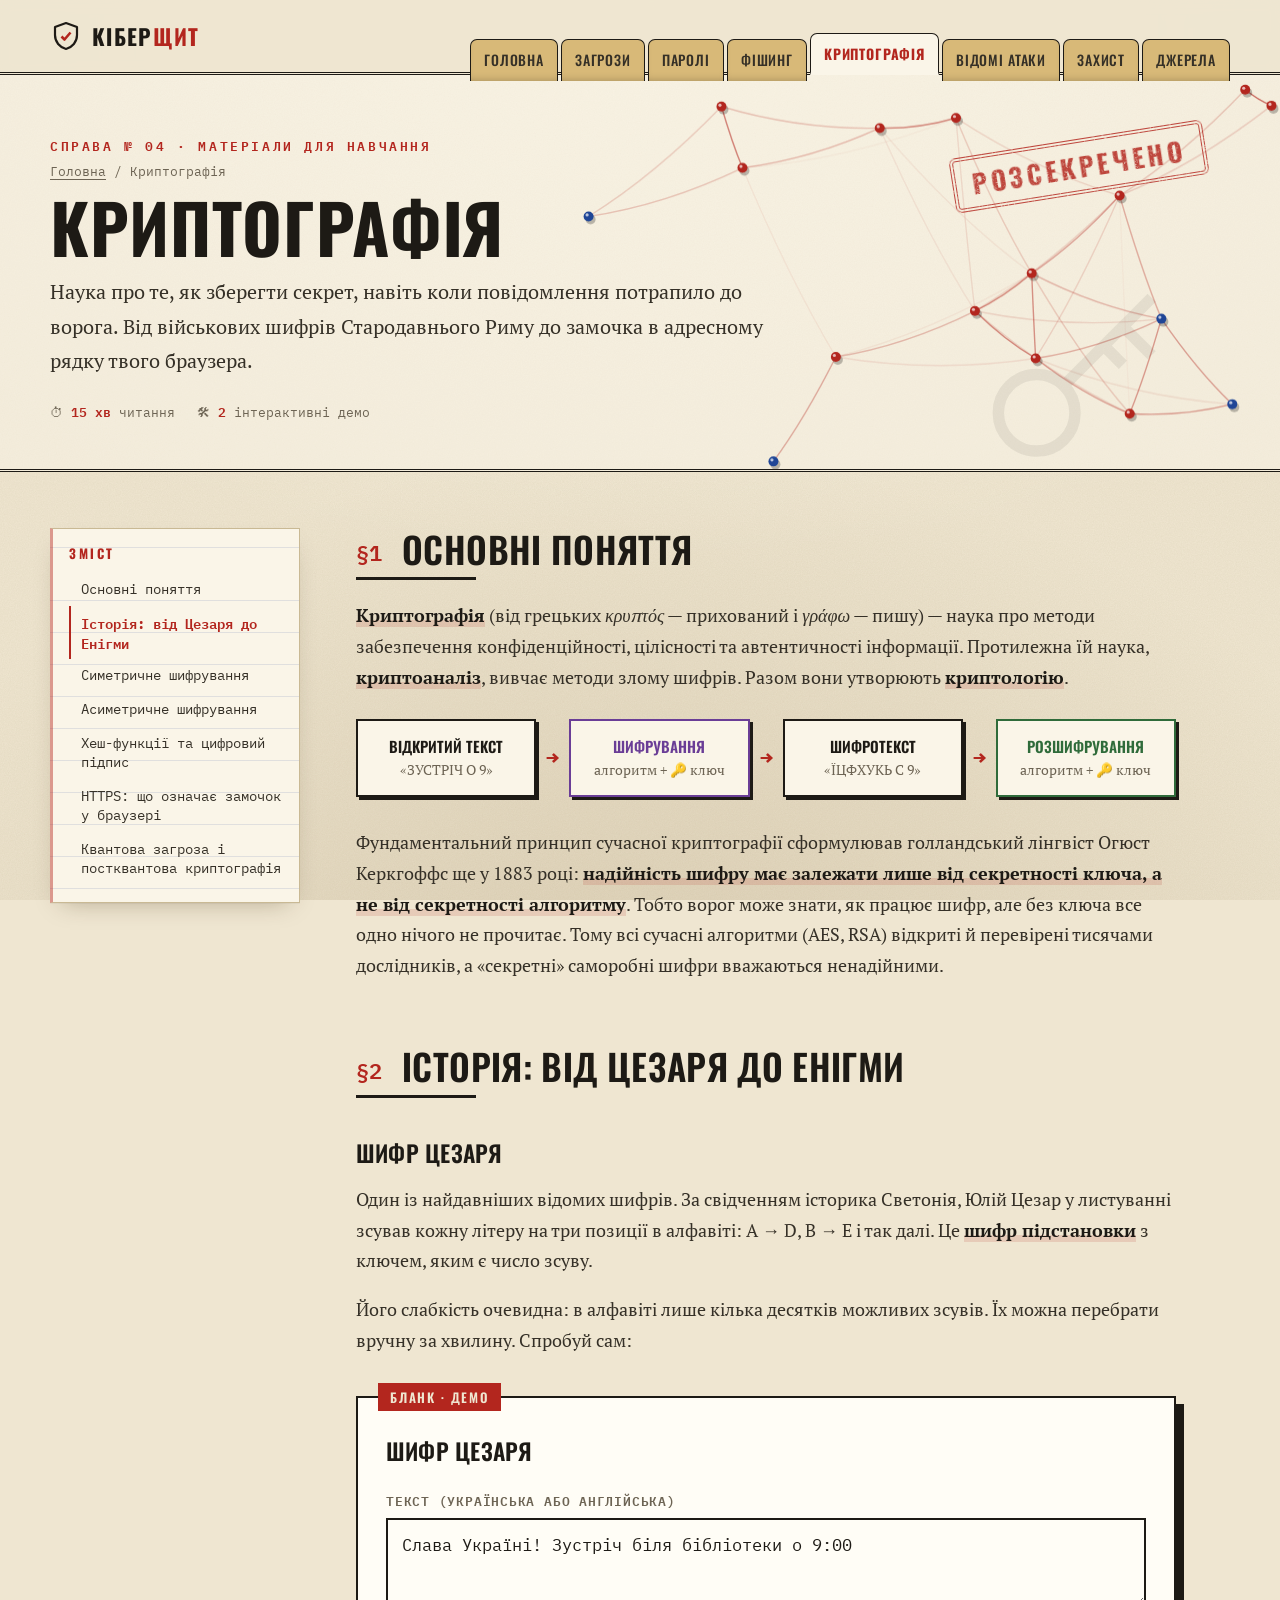
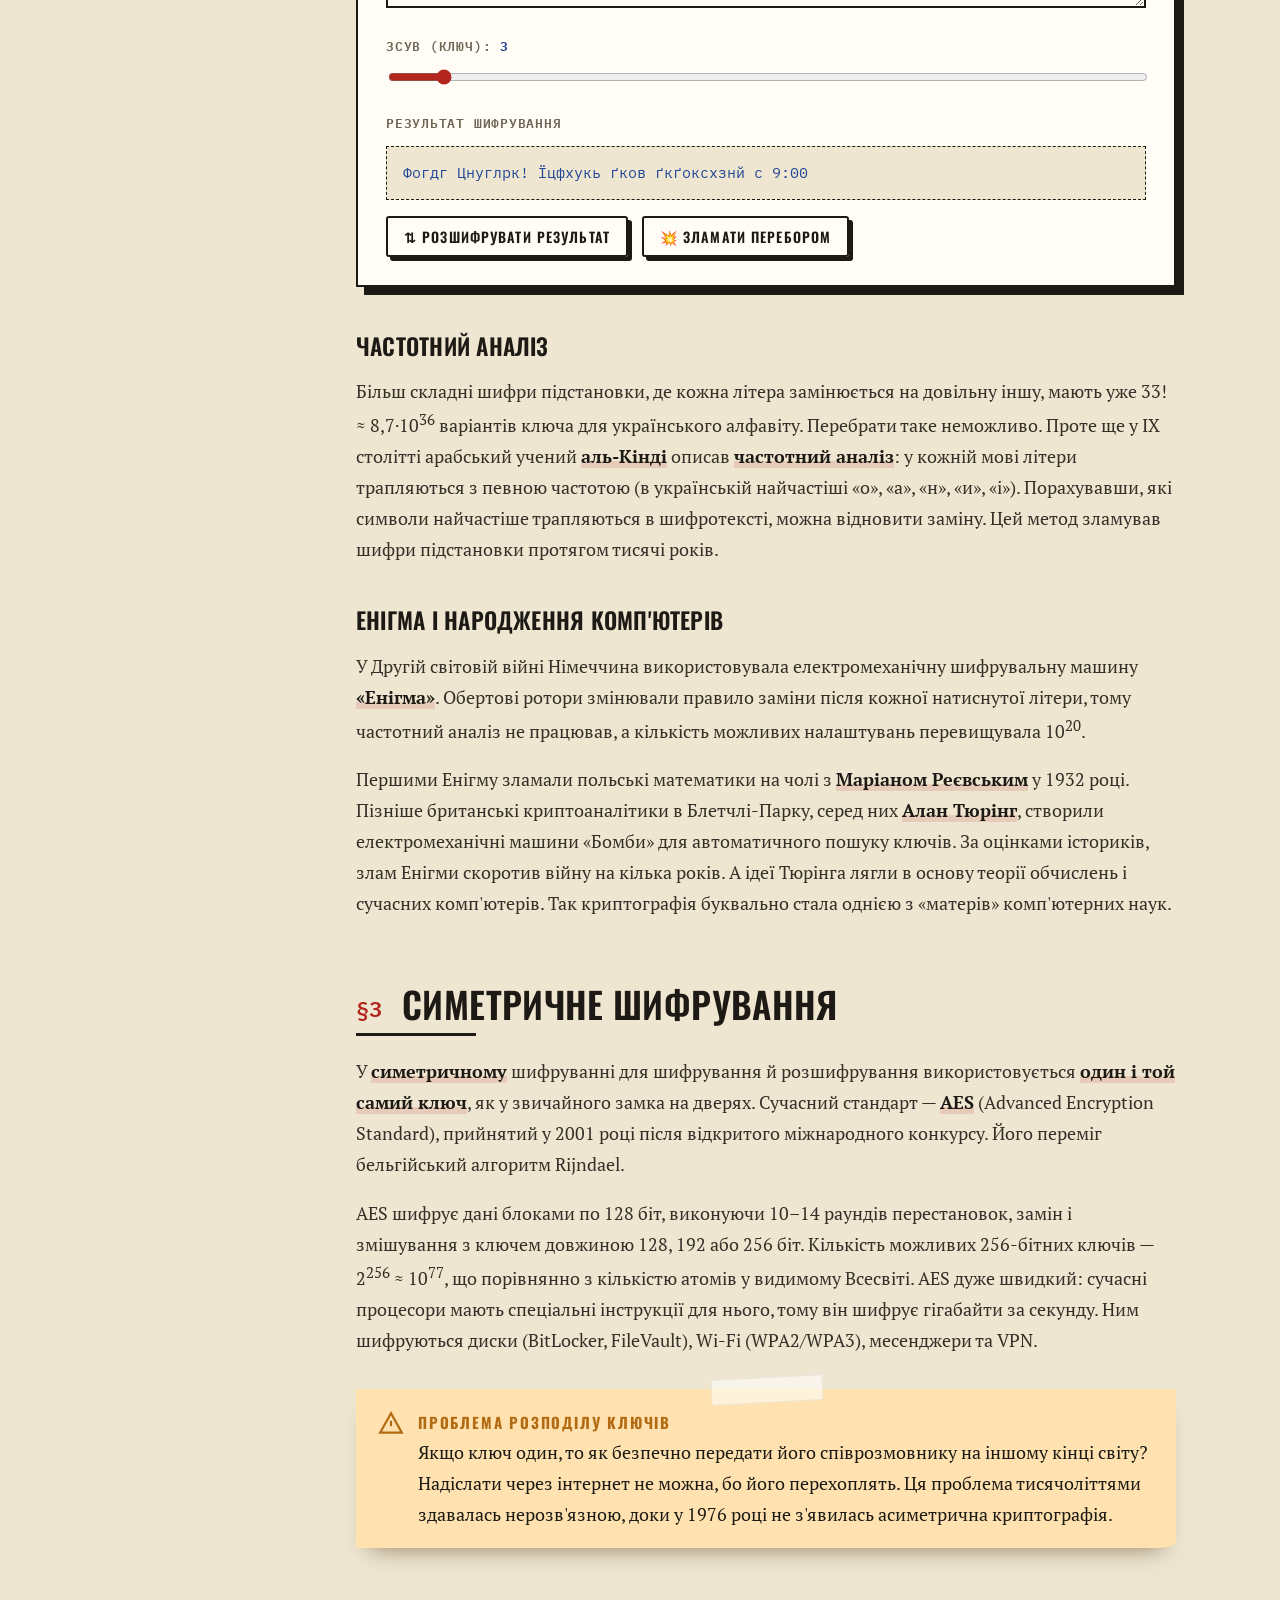
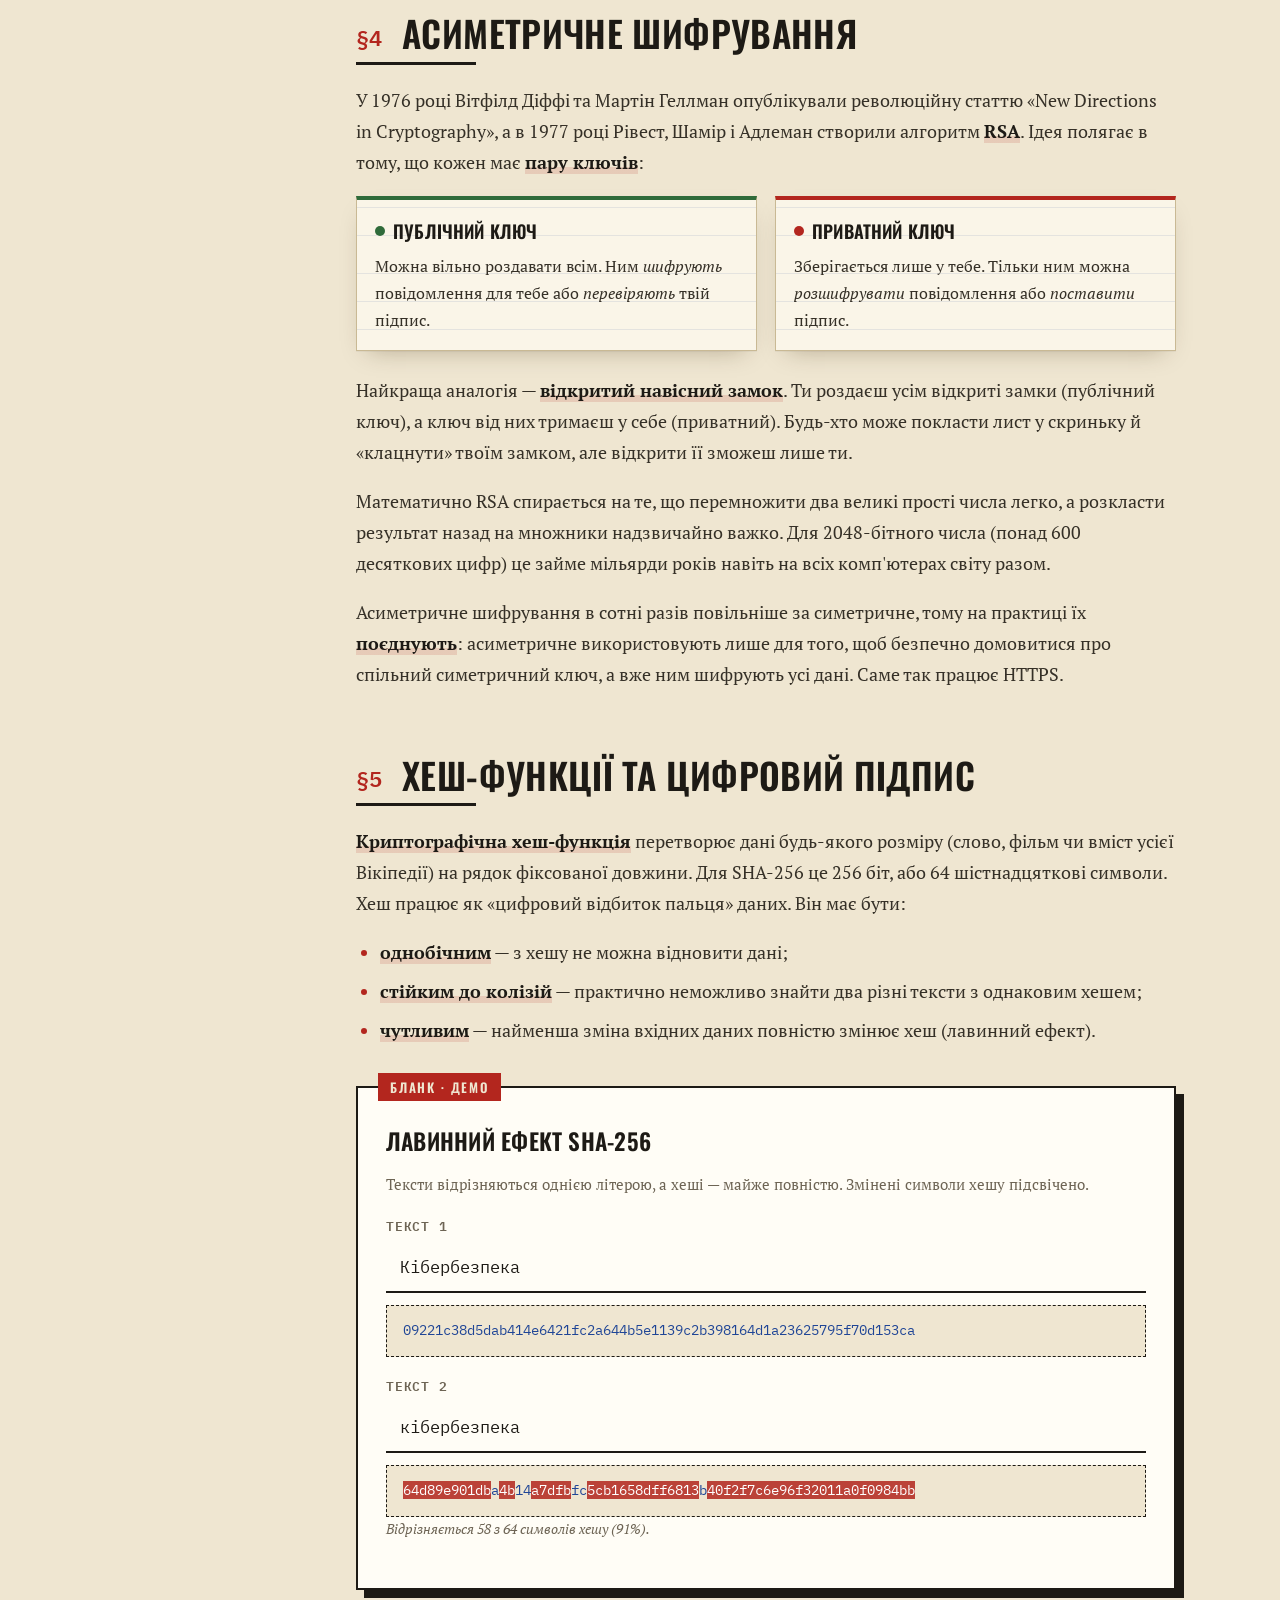
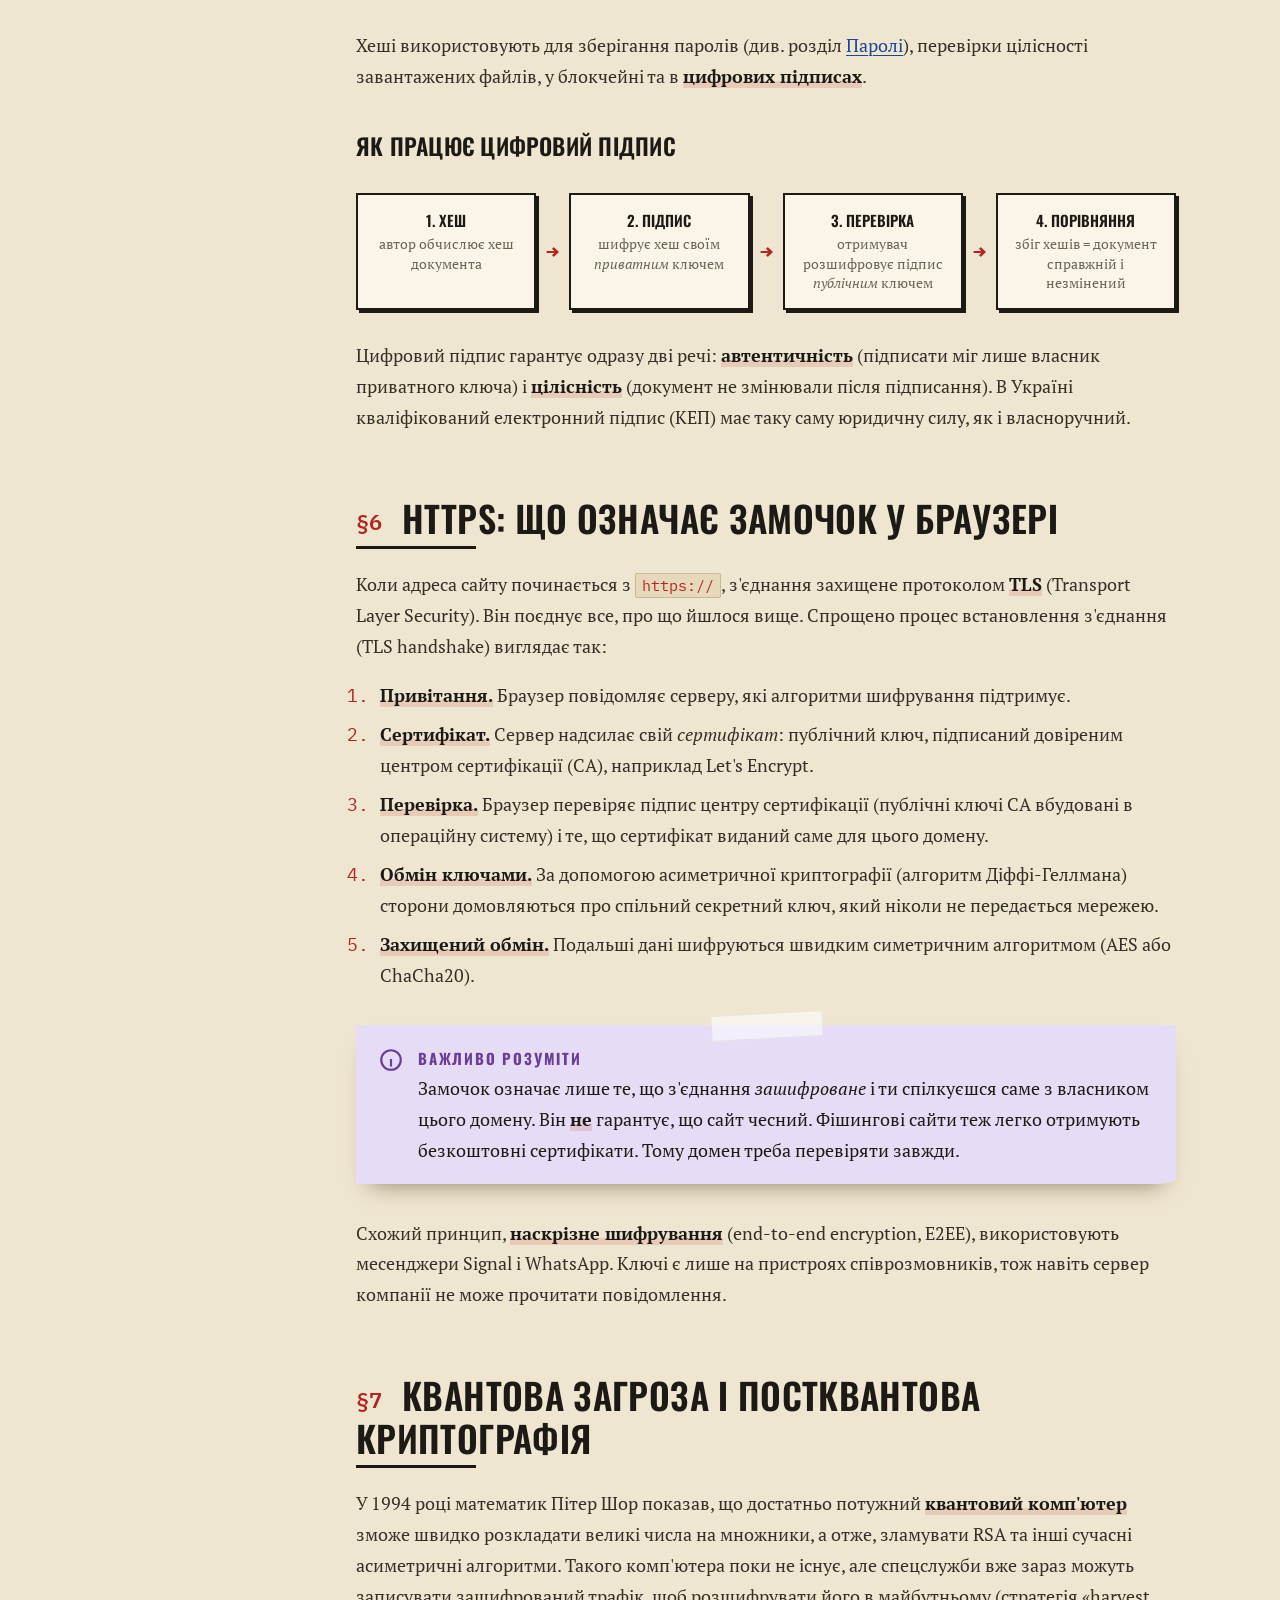
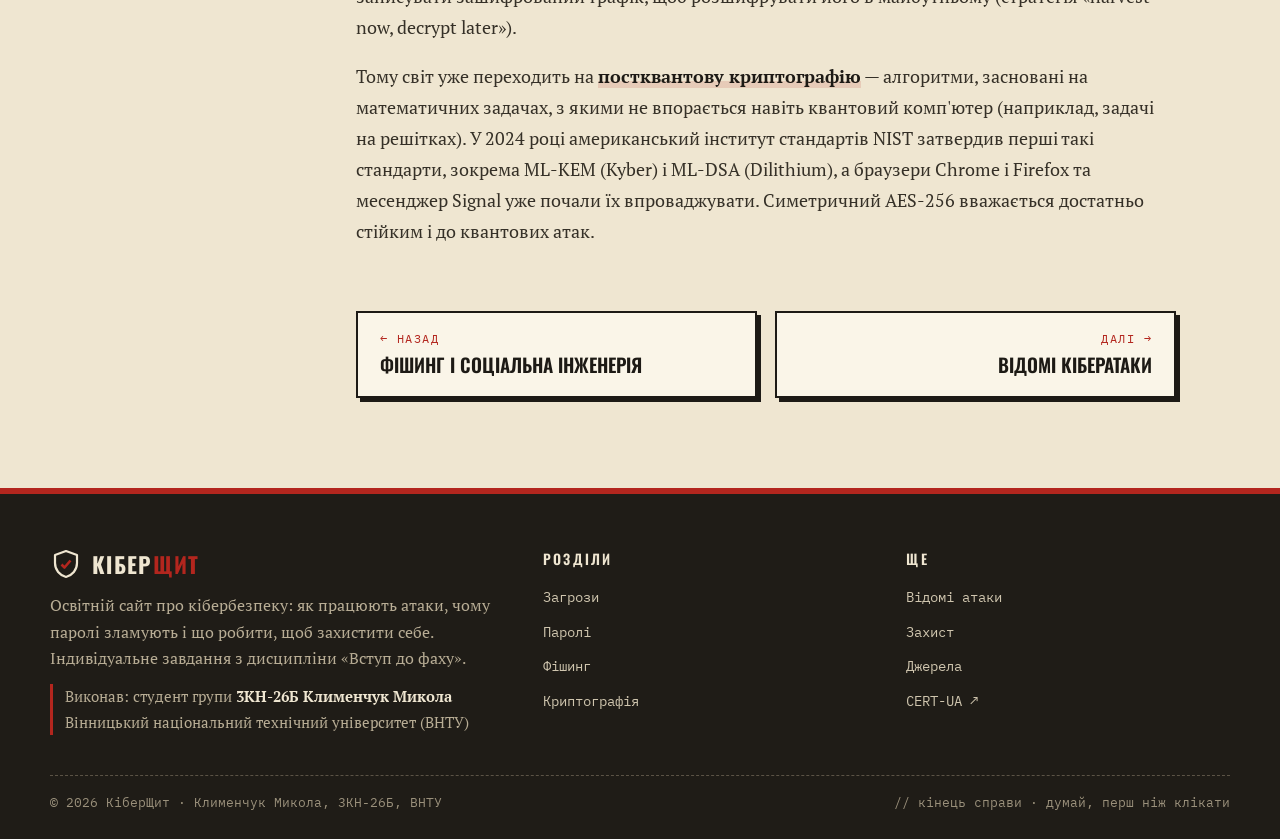
<file: crypto.html>
<!DOCTYPE html>
<html lang="uk">
<head>
  <meta charset="UTF-8">
  <meta name="viewport" content="width=device-width, initial-scale=1.0">
  <title>Криптографія — КіберЩит</title>
  <meta name="description" content="Історія шифрування, симетрична та асиметрична криптографія, хеш-функції, цифрові підписи, HTTPS та постквантова криптографія.">
  <link rel="preconnect" href="https://fonts.googleapis.com">
  <link rel="preconnect" href="https://fonts.gstatic.com" crossorigin>
  <link href="https://fonts.googleapis.com/css2?family=Oswald:wght@400;500;600;700&family=PT+Serif:ital,wght@0,400;0,700;1,400&family=IBM+Plex+Mono:wght@400;500;600;700&display=swap" rel="stylesheet">
  <link rel="stylesheet" href="assets/style.css?v=3">
  <link rel="icon" href="data:image/svg+xml,<svg xmlns='http://www.w3.org/2000/svg' viewBox='0 0 32 32'><path d='M16 3 5 7v8c0 7 4.7 12.2 11 14 6.3-1.8 11-7 11-14V7L16 3Z' fill='%23b3261e'/></svg>">
</head>
<body>

<section class="page-hero">
  <svg class="big-icon" viewBox="0 0 24 24" fill="none" stroke="currentColor" stroke-width="1.2"><circle cx="8" cy="15" r="4"/><path d="m11 12 9-9M17 6l3 3M15 8l2 2"/></svg>
  <div class="container">
    <div class="crumbs"><a href="index.html">Головна</a> / Криптографія</div>
    <h1>Криптографія</h1>
    <p>Наука про те, як зберегти секрет, навіть коли повідомлення потрапило до ворога. Від військових шифрів Стародавнього Риму до замочка в адресному рядку твого браузера.</p>
    <div class="meta"><span>⏱ <b>15 хв</b> читання</span><span>🛠 <b>2</b> інтерактивні демо</span></div>
  </div>
</section>

<div class="container article-layout">
  <aside class="toc"></aside>
  <article class="prose">

    <h2>Основні поняття</h2>
    <p><strong>Криптографія</strong> (від грецьких <em>κρυπτός</em> — прихований і <em>γράφω</em> — пишу) — наука про методи забезпечення конфіденційності, цілісності та автентичності інформації. Протилежна їй наука, <strong>криптоаналіз</strong>, вивчає методи злому шифрів. Разом вони утворюють <strong>криптологію</strong>.</p>
    <div class="flow">
      <div class="step"><b>Відкритий текст</b><span>«ЗУСТРІЧ О 9»</span></div>
      <div class="arrow">→</div>
      <div class="step" style="border-color:var(--violet)"><b style="color:var(--violet)">Шифрування</b><span>алгоритм + 🔑 ключ</span></div>
      <div class="arrow">→</div>
      <div class="step"><b>Шифротекст</b><span>«ЇЦФХУКЬ С 9»</span></div>
      <div class="arrow">→</div>
      <div class="step" style="border-color:var(--green)"><b style="color:var(--green)">Розшифрування</b><span>алгоритм + 🔑 ключ</span></div>
    </div>
    <p>Фундаментальний принцип сучасної криптографії сформулював голландський лінгвіст Огюст Керкгоффс ще у 1883 році: <strong>надійність шифру має залежати лише від секретності ключа, а не від секретності алгоритму</strong>. Тобто ворог може знати, як працює шифр, але без ключа все одно нічого не прочитає. Тому всі сучасні алгоритми (AES, RSA) відкриті й перевірені тисячами дослідників, а «секретні» саморобні шифри вважаються ненадійними.</p>

    <h2>Історія: від Цезаря до Енігми</h2>
    <h3>Шифр Цезаря</h3>
    <p>Один із найдавніших відомих шифрів. За свідченням історика Светонія, Юлій Цезар у листуванні зсував кожну літеру на три позиції в алфавіті: A → D, B → E і так далі. Це <strong>шифр підстановки</strong> з ключем, яким є число зсуву.</p>
    <p>Його слабкість очевидна: в алфавіті лише кілька десятків можливих зсувів. Їх можна перебрати вручну за хвилину. Спробуй сам:</p>

    <div class="tool" data-label="ДЕМО">
      <h3>Шифр Цезаря</h3>
      <label class="label" for="cText">Текст (українська або англійська)</label>
      <textarea class="textarea" id="cText">Слава Україні! Зустріч біля бібліотеки о 9:00</textarea>
      <label class="label" for="cShift">Зсув (ключ): <span id="cShiftVal" style="color:var(--cyan)">3</span></label>
      <input class="range" type="range" id="cShift" min="1" max="32" value="3">
      <label class="label" id="cOutLabel">Результат шифрування</label>
      <div class="output" id="cOut"></div>
      <div class="row">
        <button class="btn small ghost" id="cSwap" type="button">⇅ Розшифрувати результат</button>
        <button class="btn small ghost" id="cBrute" type="button">💥 Зламати перебором</button>
      </div>
      <div id="cBruteOut" style="display:none;margin-top:14px;max-height:280px;overflow:auto" class="output"></div>
    </div>

    <h3>Частотний аналіз</h3>
    <p>Більш складні шифри підстановки, де кожна літера замінюється на довільну іншу, мають уже 33! ≈ 8,7·10<sup>36</sup> варіантів ключа для українського алфавіту. Перебрати таке неможливо. Проте ще у IX столітті арабський учений <strong>аль-Кінді</strong> описав <strong>частотний аналіз</strong>: у кожній мові літери трапляються з певною частотою (в українській найчастіші «о», «а», «н», «и», «і»). Порахувавши, які символи найчастіше трапляються в шифротексті, можна відновити заміну. Цей метод зламував шифри підстановки протягом тисячі років.</p>

    <h3>Енігма і народження комп'ютерів</h3>
    <p>У Другій світовій війні Німеччина використовувала електромеханічну шифрувальну машину <strong>«Енігма»</strong>. Обертові ротори змінювали правило заміни після кожної натиснутої літери, тому частотний аналіз не працював, а кількість можливих налаштувань перевищувала 10<sup>20</sup>.</p>
    <p>Першими Енігму зламали польські математики на чолі з <strong>Маріаном Реєвським</strong> у 1932 році. Пізніше британські криптоаналітики в Блетчлі-Парку, серед них <strong>Алан Тюрінг</strong>, створили електромеханічні машини «Бомби» для автоматичного пошуку ключів. За оцінками істориків, злам Енігми скоротив війну на кілька років. А ідеї Тюрінга лягли в основу теорії обчислень і сучасних комп'ютерів. Так криптографія буквально стала однією з «матерів» комп'ютерних наук.</p>

    <h2>Симетричне шифрування</h2>
    <p>У <strong>симетричному</strong> шифруванні для шифрування й розшифрування використовується <strong>один і той самий ключ</strong>, як у звичайного замка на дверях. Сучасний стандарт — <strong>AES</strong> (Advanced Encryption Standard), прийнятий у 2001 році після відкритого міжнародного конкурсу. Його переміг бельгійський алгоритм Rijndael.</p>
    <p>AES шифрує дані блоками по 128 біт, виконуючи 10–14 раундів перестановок, замін і змішування з ключем довжиною 128, 192 або 256 біт. Кількість можливих 256-бітних ключів — 2<sup>256</sup> ≈ 10<sup>77</sup>, що порівнянно з кількістю атомів у видимому Всесвіті. AES дуже швидкий: сучасні процесори мають спеціальні інструкції для нього, тому він шифрує гігабайти за секунду. Ним шифруються диски (BitLocker, FileVault), Wi-Fi (WPA2/WPA3), месенджери та VPN.</p>
    <div class="callout warn">
      <svg class="ci" viewBox="0 0 24 24" fill="none" stroke="currentColor" stroke-width="2"><path d="M12 2 2 20h20L12 2Z"/><path d="M12 9v5M12 17h.01"/></svg>
      <div><b class="t">Проблема розподілу ключів</b><p>Якщо ключ один, то як безпечно передати його співрозмовнику на іншому кінці світу? Надіслати через інтернет не можна, бо його перехоплять. Ця проблема тисячоліттями здавалась нерозв'язною, доки у 1976 році не з'явилась асиметрична криптографія.</p></div>
    </div>

    <h2>Асиметричне шифрування</h2>
    <p>У 1976 році Вітфілд Діффі та Мартін Геллман опублікували революційну статтю «New Directions in Cryptography», а в 1977 році Рівест, Шамір і Адлеман створили алгоритм <strong>RSA</strong>. Ідея полягає в тому, що кожен має <strong>пару ключів</strong>:</p>
    <div class="grid-2">
      <div class="mini" style="--c: var(--green)"><h4><span class="dot"></span>Публічний ключ</h4><p>Можна вільно роздавати всім. Ним <em>шифрують</em> повідомлення для тебе або <em>перевіряють</em> твій підпис.</p></div>
      <div class="mini" style="--c: var(--red)"><h4><span class="dot"></span>Приватний ключ</h4><p>Зберігається лише у тебе. Тільки ним можна <em>розшифрувати</em> повідомлення або <em>поставити</em> підпис.</p></div>
    </div>
    <p>Найкраща аналогія — <strong>відкритий навісний замок</strong>. Ти роздаєш усім відкриті замки (публічний ключ), а ключ від них тримаєш у себе (приватний). Будь-хто може покласти лист у скриньку й «клацнути» твоїм замком, але відкрити її зможеш лише ти.</p>
    <p>Математично RSA спирається на те, що перемножити два великі прості числа легко, а розкласти результат назад на множники надзвичайно важко. Для 2048-бітного числа (понад 600 десяткових цифр) це займе мільярди років навіть на всіх комп'ютерах світу разом.</p>
    <p>Асиметричне шифрування в сотні разів повільніше за симетричне, тому на практиці їх <strong>поєднують</strong>: асиметричне використовують лише для того, щоб безпечно домовитися про спільний симетричний ключ, а вже ним шифрують усі дані. Саме так працює HTTPS.</p>

    <h2>Хеш-функції та цифровий підпис</h2>
    <p><strong>Криптографічна хеш-функція</strong> перетворює дані будь-якого розміру (слово, фільм чи вміст усієї Вікіпедії) на рядок фіксованої довжини. Для SHA-256 це 256 біт, або 64 шістнадцяткові символи. Хеш працює як «цифровий відбиток пальця» даних. Він має бути:</p>
    <ul>
      <li><strong>однобічним</strong> — з хешу не можна відновити дані;</li>
      <li><strong>стійким до колізій</strong> — практично неможливо знайти два різні тексти з однаковим хешем;</li>
      <li><strong>чутливим</strong> — найменша зміна вхідних даних повністю змінює хеш (лавинний ефект).</li>
    </ul>

    <div class="tool" data-label="ДЕМО">
      <h3>Лавинний ефект SHA-256</h3>
      <p style="color:var(--muted);font-size:15px">Тексти відрізняються однією літерою, а хеші — майже повністю. Змінені символи хешу підсвічено.</p>
      <label class="label" for="h1">Текст 1</label>
      <input class="input" id="h1" value="Кібербезпека">
      <div class="output hash" id="h1o"></div>
      <label class="label" for="h2">Текст 2</label>
      <input class="input" id="h2" value="кібербезпека">
      <div class="output hash" id="h2o"></div>
      <p class="small-note" id="hStat"></p>
    </div>

    <p>Хеші використовують для зберігання паролів (див. розділ <a href="passwords.html">Паролі</a>), перевірки цілісності завантажених файлів, у блокчейні та в <strong>цифрових підписах</strong>.</p>
    <h3>Як працює цифровий підпис</h3>
    <div class="flow">
      <div class="step"><b>1. Хеш</b><span>автор обчислює хеш документа</span></div>
      <div class="arrow">→</div>
      <div class="step"><b>2. Підпис</b><span>шифрує хеш своїм <em>приватним</em> ключем</span></div>
      <div class="arrow">→</div>
      <div class="step"><b>3. Перевірка</b><span>отримувач розшифровує підпис <em>публічним</em> ключем</span></div>
      <div class="arrow">→</div>
      <div class="step"><b>4. Порівняння</b><span>збіг хешів = документ справжній і незмінений</span></div>
    </div>
    <p>Цифровий підпис гарантує одразу дві речі: <strong>автентичність</strong> (підписати міг лише власник приватного ключа) і <strong>цілісність</strong> (документ не змінювали після підписання). В Україні кваліфікований електронний підпис (КЕП) має таку саму юридичну силу, як і власноручний.</p>

    <h2>HTTPS: що означає замочок у браузері</h2>
    <p>Коли адреса сайту починається з <code>https://</code>, з'єднання захищене протоколом <strong>TLS</strong> (Transport Layer Security). Він поєднує все, про що йшлося вище. Спрощено процес встановлення з'єднання (TLS handshake) виглядає так:</p>
    <ol>
      <li><strong>Привітання.</strong> Браузер повідомляє серверу, які алгоритми шифрування підтримує.</li>
      <li><strong>Сертифікат.</strong> Сервер надсилає свій <em>сертифікат</em>: публічний ключ, підписаний довіреним центром сертифікації (CA), наприклад Let's Encrypt.</li>
      <li><strong>Перевірка.</strong> Браузер перевіряє підпис центру сертифікації (публічні ключі CA вбудовані в операційну систему) і те, що сертифікат виданий саме для цього домену.</li>
      <li><strong>Обмін ключами.</strong> За допомогою асиметричної криптографії (алгоритм Діффі-Геллмана) сторони домовляються про спільний секретний ключ, який ніколи не передається мережею.</li>
      <li><strong>Захищений обмін.</strong> Подальші дані шифруються швидким симетричним алгоритмом (AES або ChaCha20).</li>
    </ol>
    <div class="callout info">
      <svg class="ci" viewBox="0 0 24 24" fill="none" stroke="currentColor" stroke-width="2"><circle cx="12" cy="12" r="9"/><path d="M12 8h.01M11 12h1v5h1"/></svg>
      <div><b class="t">Важливо розуміти</b><p>Замочок означає лише те, що з'єднання <em>зашифроване</em> і ти спілкуєшся саме з власником цього домену. Він <strong>не</strong> гарантує, що сайт чесний. Фішингові сайти теж легко отримують безкоштовні сертифікати. Тому домен треба перевіряти завжди.</p></div>
    </div>
    <p>Схожий принцип, <strong>наскрізне шифрування</strong> (end-to-end encryption, E2EE), використовують месенджери Signal і WhatsApp. Ключі є лише на пристроях співрозмовників, тож навіть сервер компанії не може прочитати повідомлення.</p>

    <h2>Квантова загроза і постквантова криптографія</h2>
    <p>У 1994 році математик Пітер Шор показав, що достатньо потужний <strong>квантовий комп'ютер</strong> зможе швидко розкладати великі числа на множники, а отже, зламувати RSA та інші сучасні асиметричні алгоритми. Такого комп'ютера поки не існує, але спецслужби вже зараз можуть записувати зашифрований трафік, щоб розшифрувати його в майбутньому (стратегія «harvest now, decrypt later»).</p>
    <p>Тому світ уже переходить на <strong>постквантову криптографію</strong> — алгоритми, засновані на математичних задачах, з якими не впорається навіть квантовий комп'ютер (наприклад, задачі на решітках). У 2024 році американський інститут стандартів NIST затвердив перші такі стандарти, зокрема ML-KEM (Kyber) і ML-DSA (Dilithium), а браузери Chrome і Firefox та месенджер Signal уже почали їх впроваджувати. Симетричний AES-256 вважається достатньо стійким і до квантових атак.</p>

    <nav class="pager">
      <a class="prev" href="phishing.html"><small>← Назад</small>Фішинг і соціальна інженерія</a>
      <a class="next" href="attacks.html"><small>Далі →</small>Відомі кібератаки</a>
    </nav>
  </article>
</div>

<script src="assets/main.js?v=3"></script>
<script src="assets/crypto.js?v=3"></script>
</body>
</html>
</file>
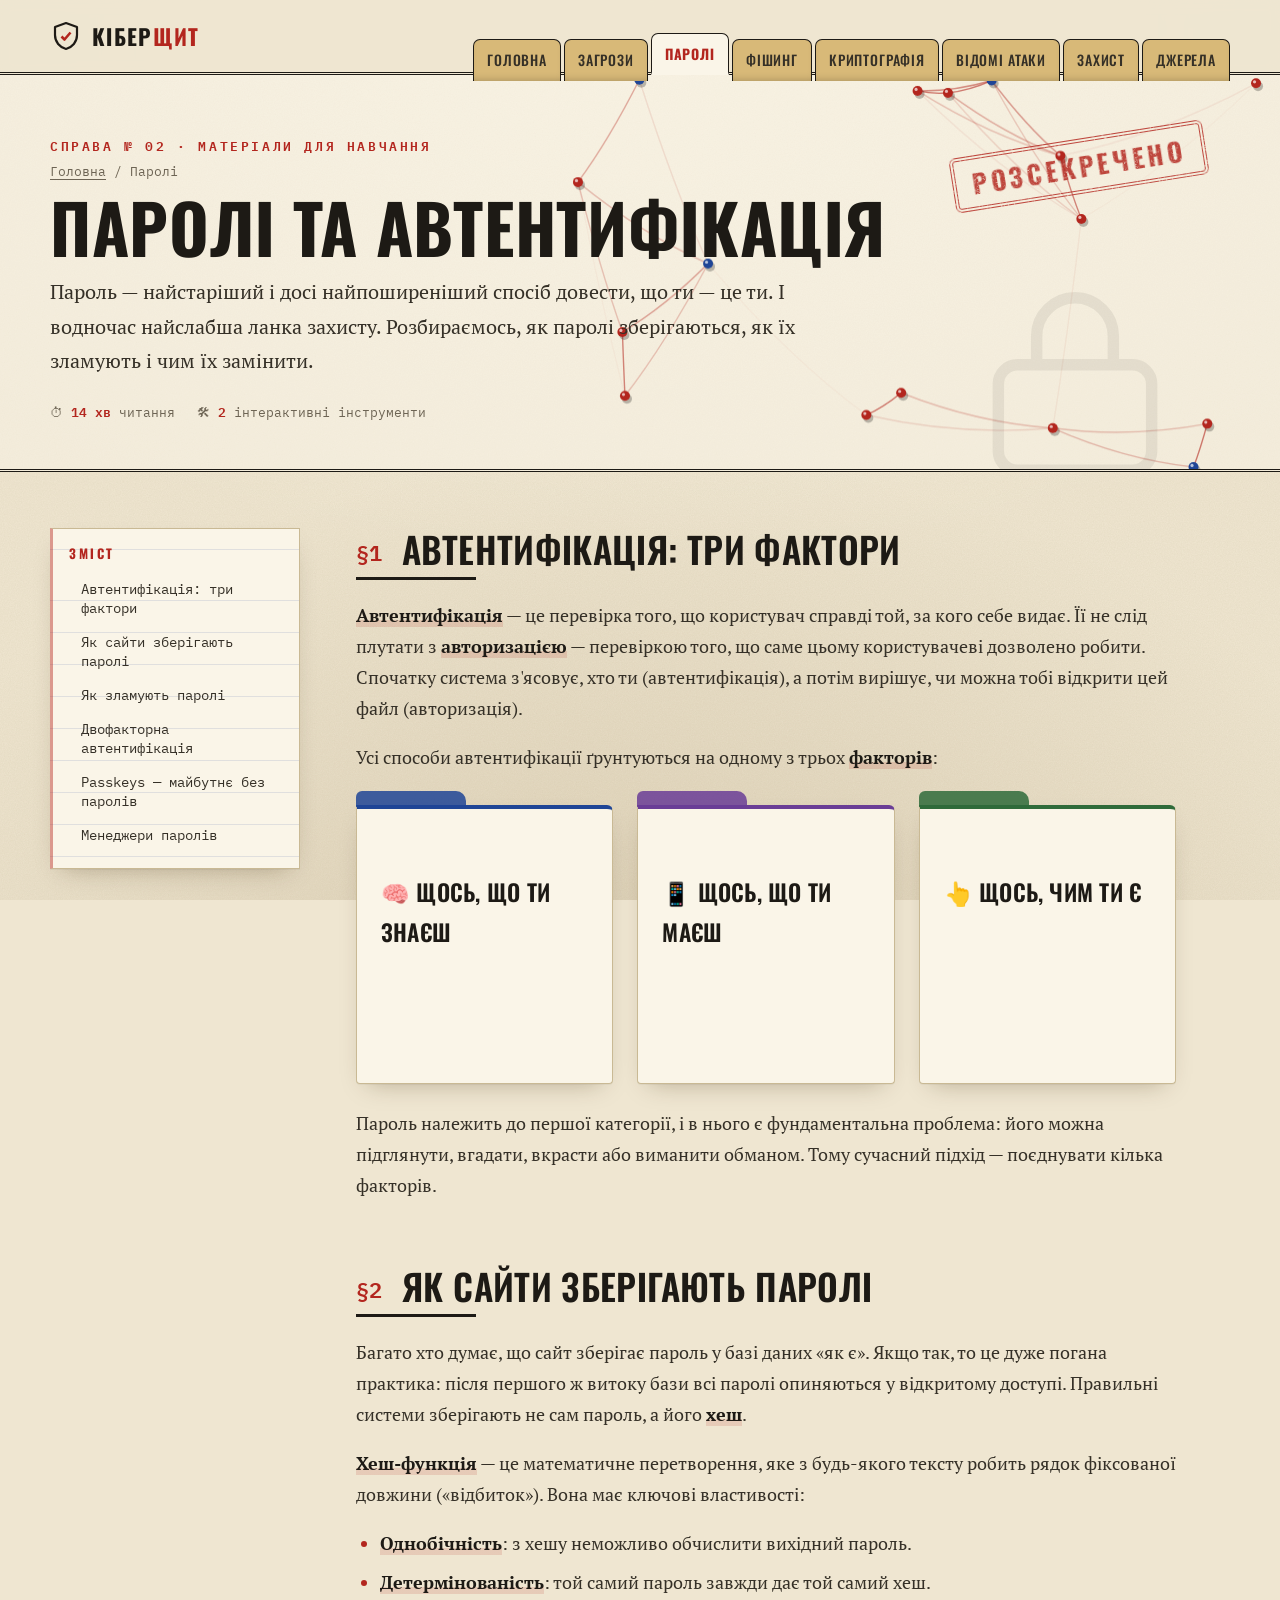
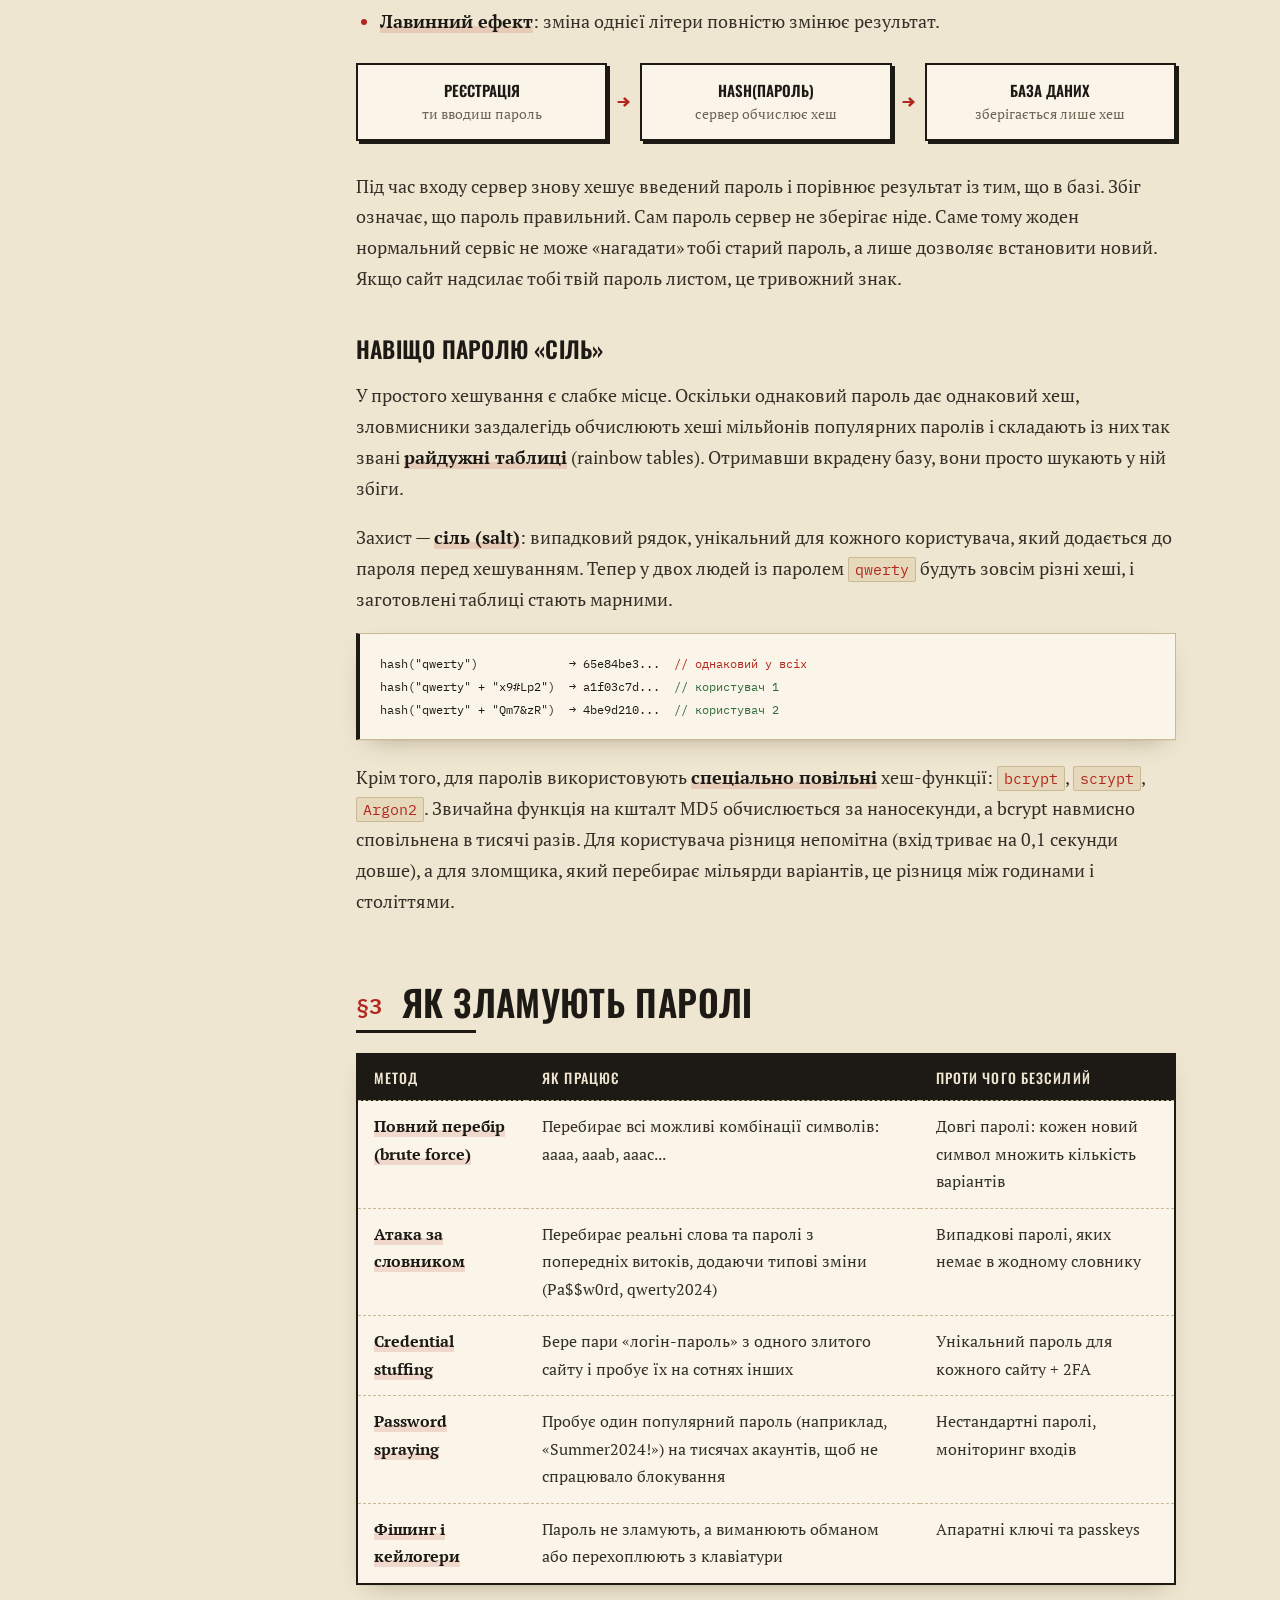
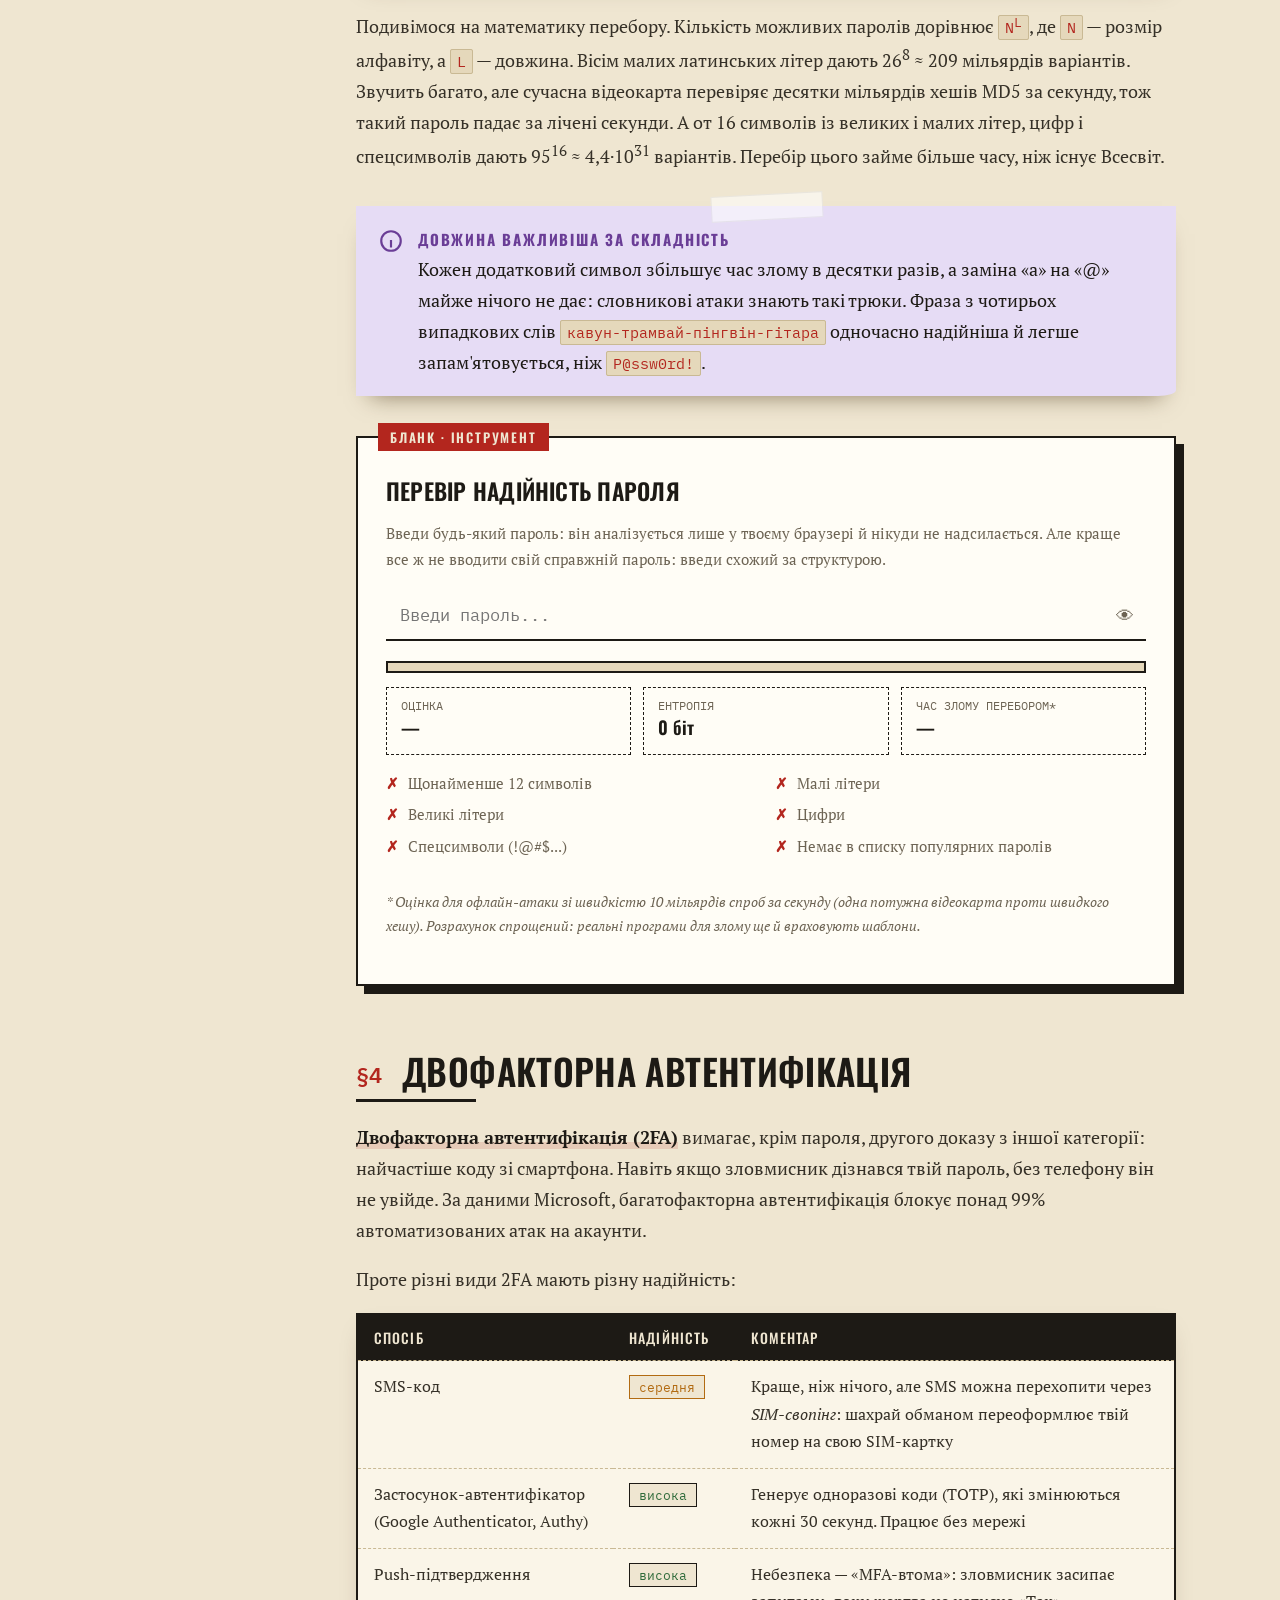
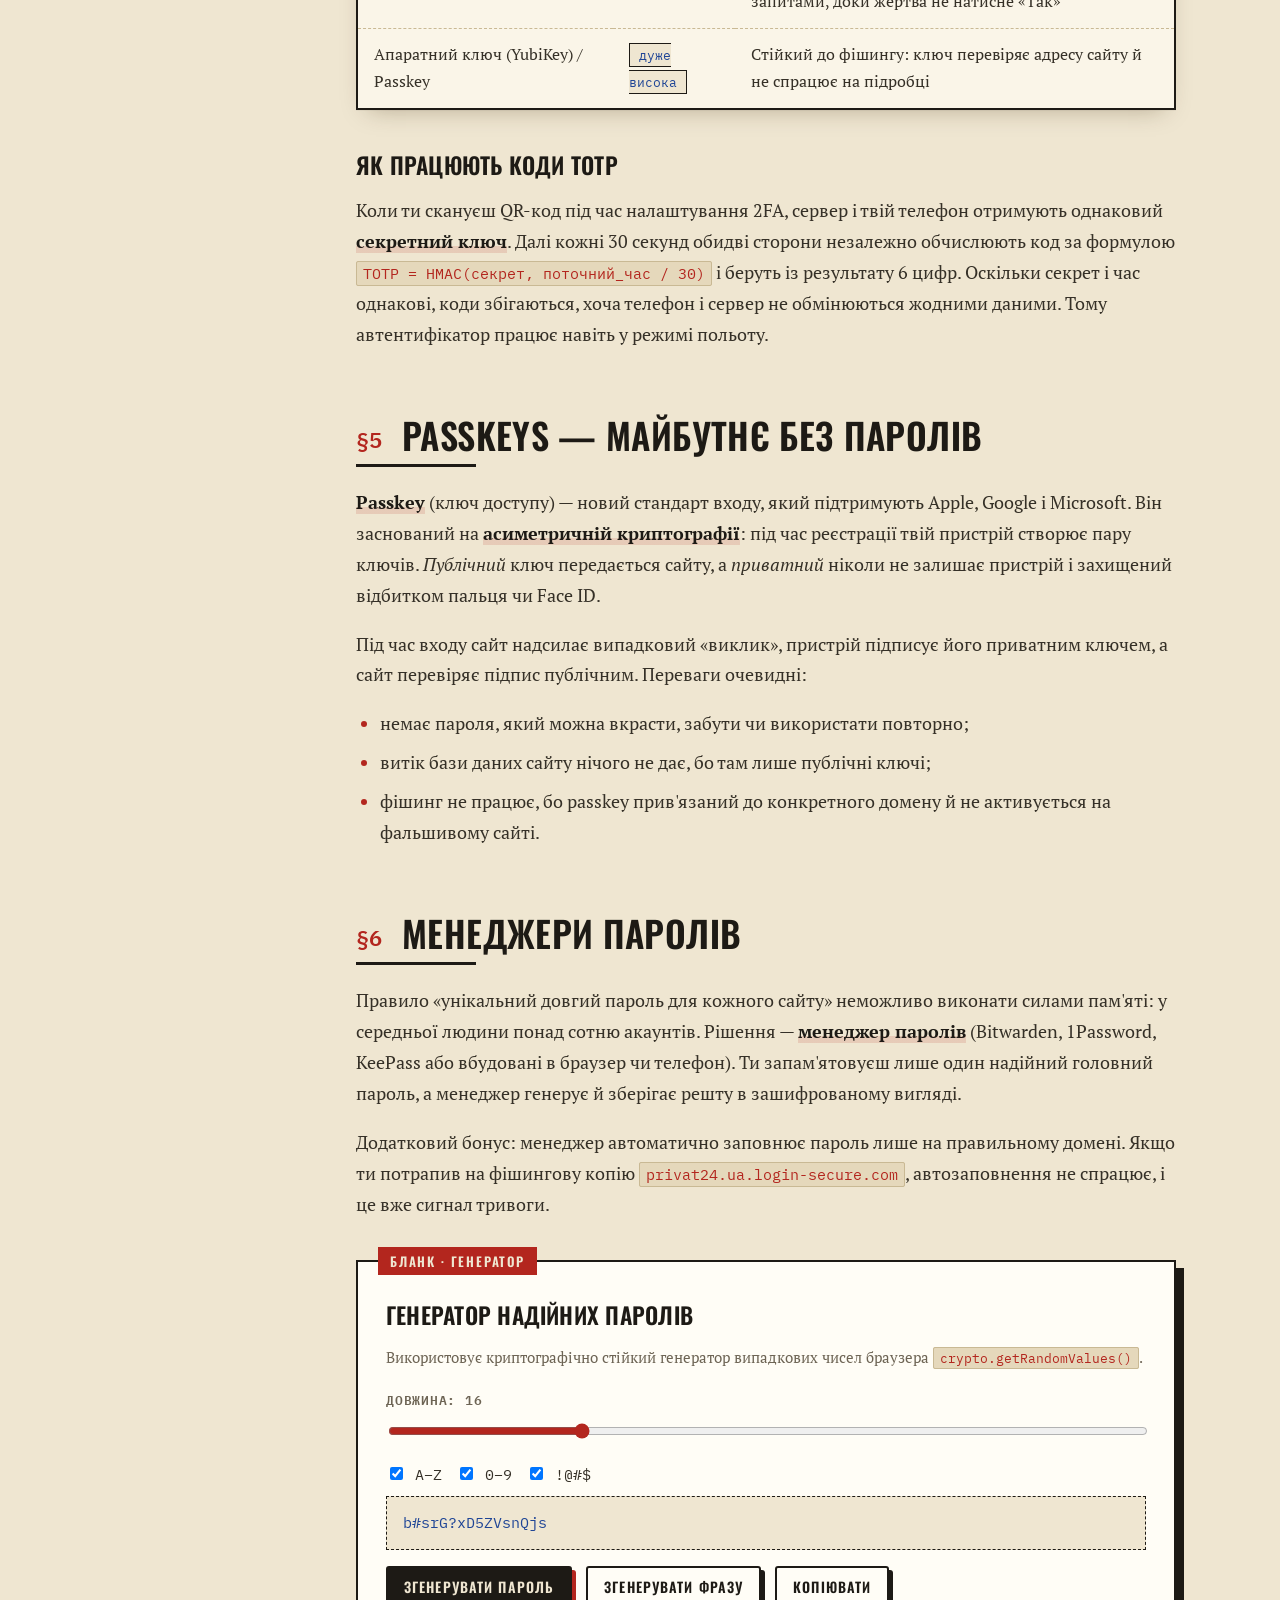
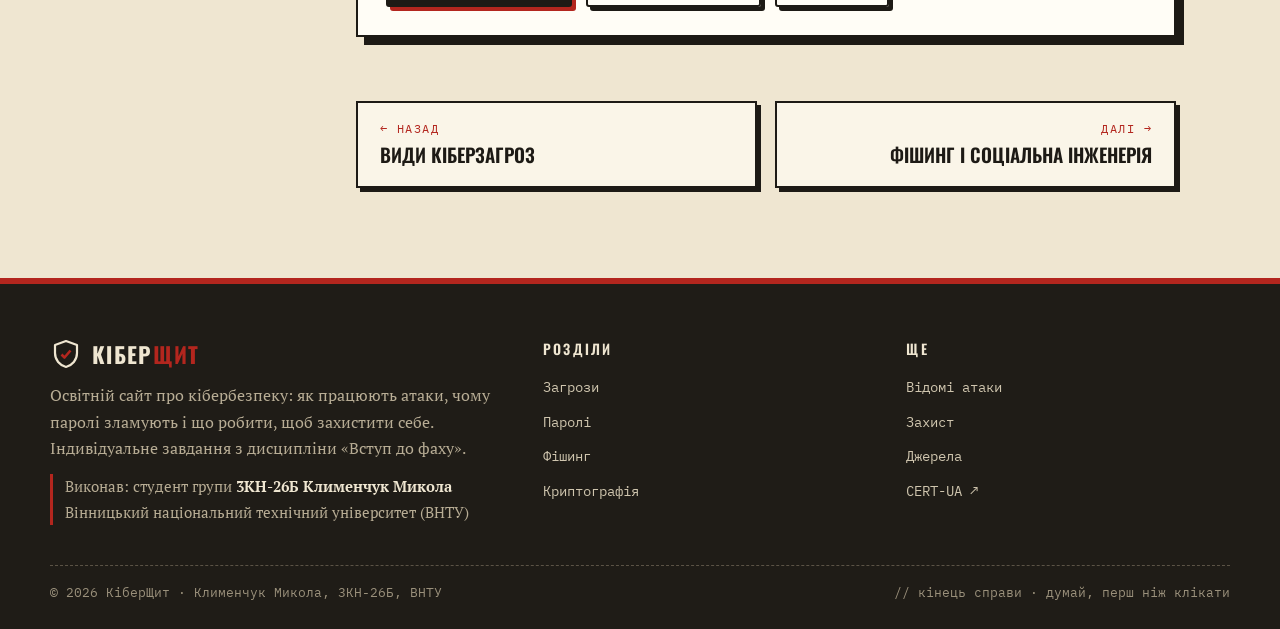
<file: passwords.html>
<!DOCTYPE html>
<html lang="uk">
<head>
  <meta charset="UTF-8">
  <meta name="viewport" content="width=device-width, initial-scale=1.0">
  <title>Паролі та автентифікація — КіберЩит</title>
  <meta name="description" content="Як сайти зберігають паролі, як їх зламують, що таке хешування, сіль, двофакторна автентифікація та passkeys. Інтерактивна перевірка надійності пароля.">
  <link rel="preconnect" href="https://fonts.googleapis.com">
  <link rel="preconnect" href="https://fonts.gstatic.com" crossorigin>
  <link href="https://fonts.googleapis.com/css2?family=Oswald:wght@400;500;600;700&family=PT+Serif:ital,wght@0,400;0,700;1,400&family=IBM+Plex+Mono:wght@400;500;600;700&display=swap" rel="stylesheet">
  <link rel="stylesheet" href="assets/style.css?v=3">
  <link rel="icon" href="data:image/svg+xml,<svg xmlns='http://www.w3.org/2000/svg' viewBox='0 0 32 32'><path d='M16 3 5 7v8c0 7 4.7 12.2 11 14 6.3-1.8 11-7 11-14V7L16 3Z' fill='%23b3261e'/></svg>">
</head>
<body>

<section class="page-hero">
  <svg class="big-icon" viewBox="0 0 24 24" fill="none" stroke="currentColor" stroke-width="1.2"><rect x="4" y="10" width="16" height="11" rx="2"/><path d="M8 10V7a4 4 0 0 1 8 0v3"/></svg>
  <div class="container">
    <div class="crumbs"><a href="index.html">Головна</a> / Паролі</div>
    <h1>Паролі та автентифікація</h1>
    <p>Пароль — найстаріший і досі найпоширеніший спосіб довести, що ти — це ти. І водночас найслабша ланка захисту. Розбираємось, як паролі зберігаються, як їх зламують і чим їх замінити.</p>
    <div class="meta"><span>⏱ <b>14 хв</b> читання</span><span>🛠 <b>2</b> інтерактивні інструменти</span></div>
  </div>
</section>

<div class="container article-layout">
  <aside class="toc"></aside>
  <article class="prose">

    <h2>Автентифікація: три фактори</h2>
    <p><strong>Автентифікація</strong> — це перевірка того, що користувач справді той, за кого себе видає. Її не слід плутати з <strong>авторизацією</strong> — перевіркою того, що саме цьому користувачеві дозволено робити. Спочатку система з'ясовує, хто ти (автентифікація), а потім вирішує, чи можна тобі відкрити цей файл (авторизація).</p>
    <p>Усі способи автентифікації ґрунтуються на одному з трьох <strong>факторів</strong>:</p>
    <div class="cards" style="margin-bottom:24px">
      <div class="card" style="--c: var(--cyan)"><h3>🧠 Щось, що ти знаєш</h3><p>Пароль, PIN-код, відповідь на секретне питання.</p></div>
      <div class="card" style="--c: var(--violet)"><h3>📱 Щось, що ти маєш</h3><p>Смартфон із кодом, апаратний ключ, банківська картка.</p></div>
      <div class="card" style="--c: var(--green)"><h3>👆 Щось, чим ти є</h3><p>Відбиток пальця, обличчя, райдужка ока, голос.</p></div>
    </div>
    <p>Пароль належить до першої категорії, і в нього є фундаментальна проблема: його можна підглянути, вгадати, вкрасти або виманити обманом. Тому сучасний підхід — поєднувати кілька факторів.</p>

    <h2>Як сайти зберігають паролі</h2>
    <p>Багато хто думає, що сайт зберігає пароль у базі даних «як є». Якщо так, то це дуже погана практика: після першого ж витоку бази всі паролі опиняються у відкритому доступі. Правильні системи зберігають не сам пароль, а його <strong>хеш</strong>.</p>
    <p><strong>Хеш-функція</strong> — це математичне перетворення, яке з будь-якого тексту робить рядок фіксованої довжини («відбиток»). Вона має ключові властивості:</p>
    <ul>
      <li><strong>Однобічність</strong>: з хешу неможливо обчислити вихідний пароль.</li>
      <li><strong>Детермінованість</strong>: той самий пароль завжди дає той самий хеш.</li>
      <li><strong>Лавинний ефект</strong>: зміна однієї літери повністю змінює результат.</li>
    </ul>
    <div class="flow">
      <div class="step"><b>Реєстрація</b><span>ти вводиш пароль</span></div>
      <div class="arrow">→</div>
      <div class="step"><b>hash(пароль)</b><span>сервер обчислює хеш</span></div>
      <div class="arrow">→</div>
      <div class="step"><b>База даних</b><span>зберігається лише хеш</span></div>
    </div>
    <p>Під час входу сервер знову хешує введений пароль і порівнює результат із тим, що в базі. Збіг означає, що пароль правильний. Сам пароль сервер не зберігає ніде. Саме тому жоден нормальний сервіс не може «нагадати» тобі старий пароль, а лише дозволяє встановити новий. Якщо сайт надсилає тобі твій пароль листом, це тривожний знак.</p>

    <h3>Навіщо паролю «сіль»</h3>
    <p>У простого хешування є слабке місце. Оскільки однаковий пароль дає однаковий хеш, зловмисники заздалегідь обчислюють хеші мільйонів популярних паролів і складають із них так звані <strong>райдужні таблиці</strong> (rainbow tables). Отримавши вкрадену базу, вони просто шукають у ній збіги.</p>
    <p>Захист — <strong>сіль (salt)</strong>: випадковий рядок, унікальний для кожного користувача, який додається до пароля перед хешуванням. Тепер у двох людей із паролем <code>qwerty</code> будуть зовсім різні хеші, і заготовлені таблиці стають марними.</p>
<pre><code>hash("qwerty")             → 65e84be3...  <span style="color:var(--red)">// однаковий у всіх</span>
hash("qwerty" + "x9#Lp2")  → a1f03c7d...  <span style="color:var(--green)">// користувач 1</span>
hash("qwerty" + "Qm7&zR")  → 4be9d210...  <span style="color:var(--green)">// користувач 2</span></code></pre>
    <p>Крім того, для паролів використовують <strong>спеціально повільні</strong> хеш-функції: <code>bcrypt</code>, <code>scrypt</code>, <code>Argon2</code>. Звичайна функція на кшталт MD5 обчислюється за наносекунди, а bcrypt навмисно сповільнена в тисячі разів. Для користувача різниця непомітна (вхід триває на 0,1 секунди довше), а для зломщика, який перебирає мільярди варіантів, це різниця між годинами і століттями.</p>

    <h2>Як зламують паролі</h2>
    <div class="table-wrap">
      <table>
        <thead><tr><th>Метод</th><th>Як працює</th><th>Проти чого безсилий</th></tr></thead>
        <tbody>
          <tr><td><strong>Повний перебір (brute force)</strong></td><td>Перебирає всі можливі комбінації символів: aaaa, aaab, aaac...</td><td>Довгі паролі: кожен новий символ множить кількість варіантів</td></tr>
          <tr><td><strong>Атака за словником</strong></td><td>Перебирає реальні слова та паролі з попередніх витоків, додаючи типові зміни (Pa$$w0rd, qwerty2024)</td><td>Випадкові паролі, яких немає в жодному словнику</td></tr>
          <tr><td><strong>Credential stuffing</strong></td><td>Бере пари «логін-пароль» з одного злитого сайту і пробує їх на сотнях інших</td><td>Унікальний пароль для кожного сайту + 2FA</td></tr>
          <tr><td><strong>Password spraying</strong></td><td>Пробує один популярний пароль (наприклад, «Summer2024!») на тисячах акаунтів, щоб не спрацювало блокування</td><td>Нестандартні паролі, моніторинг входів</td></tr>
          <tr><td><strong>Фішинг і кейлогери</strong></td><td>Пароль не зламують, а виманюють обманом або перехоплюють з клавіатури</td><td>Апаратні ключі та passkeys</td></tr>
        </tbody>
      </table>
    </div>
    <p>Подивімося на математику перебору. Кількість можливих паролів дорівнює <code>N<sup>L</sup></code>, де <code>N</code> — розмір алфавіту, а <code>L</code> — довжина. Вісім малих латинських літер дають 26<sup>8</sup> ≈ 209 мільярдів варіантів. Звучить багато, але сучасна відеокарта перевіряє десятки мільярдів хешів MD5 за секунду, тож такий пароль падає за лічені секунди. А от 16 символів із великих і малих літер, цифр і спецсимволів дають 95<sup>16</sup> ≈ 4,4·10<sup>31</sup> варіантів. Перебір цього займе більше часу, ніж існує Всесвіт.</p>
    <div class="callout info">
      <svg class="ci" viewBox="0 0 24 24" fill="none" stroke="currentColor" stroke-width="2"><circle cx="12" cy="12" r="9"/><path d="M12 8h.01M11 12h1v5h1"/></svg>
      <div><b class="t">Довжина важливіша за складність</b><p>Кожен додатковий символ збільшує час злому в десятки разів, а заміна «a» на «@» майже нічого не дає: словникові атаки знають такі трюки. Фраза з чотирьох випадкових слів <code>кавун-трамвай-пінгвін-гітара</code> одночасно надійніша й легше запам'ятовується, ніж <code>P@ssw0rd!</code>.</p></div>
    </div>

    <div class="tool" id="checker" data-label="ІНСТРУМЕНТ">
      <h3>Перевір надійність пароля</h3>
      <p style="color:var(--muted);font-size:15px">Введи будь-який пароль: він аналізується лише у твоєму браузері й нікуди не надсилається. Але краще все ж не вводити свій справжній пароль: введи схожий за структурою.</p>
      <div class="field">
        <input class="input" id="pw" type="password" placeholder="Введи пароль..." autocomplete="off" spellcheck="false">
        <button class="eye" id="eye" type="button" aria-label="Показати пароль">👁</button>
      </div>
      <div class="meter"><i id="meterBar"></i></div>
      <div class="pw-result">
        <div><small>Оцінка</small><b id="pwLabel">—</b></div>
        <div><small>Ентропія</small><b id="pwEntropy">0 біт</b></div>
        <div><small>Час злому перебором*</small><b id="pwTime">—</b></div>
      </div>
      <ul class="checks" id="pwChecks">
        <li data-k="len">Щонайменше 12 символів</li>
        <li data-k="lower">Малі літери</li>
        <li data-k="upper">Великі літери</li>
        <li data-k="digit">Цифри</li>
        <li data-k="sym">Спецсимволи (!@#$...)</li>
        <li data-k="common">Немає в списку популярних паролів</li>
      </ul>
      <div class="warnbox" id="pwWarn"></div>
      <p class="small-note">* Оцінка для офлайн-атаки зі швидкістю 10 мільярдів спроб за секунду (одна потужна відеокарта проти швидкого хешу). Розрахунок спрощений: реальні програми для злому ще й враховують шаблони.</p>
    </div>

    <h2>Двофакторна автентифікація</h2>
    <p><strong>Двофакторна автентифікація (2FA)</strong> вимагає, крім пароля, другого доказу з іншої категорії: найчастіше коду зі смартфона. Навіть якщо зловмисник дізнався твій пароль, без телефону він не увійде. За даними Microsoft, багатофакторна автентифікація блокує понад 99% автоматизованих атак на акаунти.</p>
    <p>Проте різні види 2FA мають різну надійність:</p>
    <div class="table-wrap">
      <table>
        <thead><tr><th>Спосіб</th><th>Надійність</th><th>Коментар</th></tr></thead>
        <tbody>
          <tr><td>SMS-код</td><td><span class="chip amber">середня</span></td><td>Краще, ніж нічого, але SMS можна перехопити через <em>SIM-свопінг</em>: шахрай обманом переоформлює твій номер на свою SIM-картку</td></tr>
          <tr><td>Застосунок-автентифікатор (Google Authenticator, Authy)</td><td><span class="chip" style="color:var(--green)">висока</span></td><td>Генерує одноразові коди (TOTP), які змінюються кожні 30 секунд. Працює без мережі</td></tr>
          <tr><td>Push-підтвердження</td><td><span class="chip" style="color:var(--green)">висока</span></td><td>Небезпека — «MFA-втома»: зловмисник засипає запитами, доки жертва не натисне «Так»</td></tr>
          <tr><td>Апаратний ключ (YubiKey) / Passkey</td><td><span class="chip" style="color:var(--cyan)">дуже висока</span></td><td>Стійкий до фішингу: ключ перевіряє адресу сайту й не спрацює на підробці</td></tr>
        </tbody>
      </table>
    </div>
    <h3>Як працюють коди TOTP</h3>
    <p>Коли ти скануєш QR-код під час налаштування 2FA, сервер і твій телефон отримують однаковий <strong>секретний ключ</strong>. Далі кожні 30 секунд обидві сторони незалежно обчислюють код за формулою <code>TOTP = HMAC(секрет, поточний_час / 30)</code> і беруть із результату 6 цифр. Оскільки секрет і час однакові, коди збігаються, хоча телефон і сервер не обмінюються жодними даними. Тому автентифікатор працює навіть у режимі польоту.</p>

    <h2>Passkeys — майбутнє без паролів</h2>
    <p><strong>Passkey</strong> (ключ доступу) — новий стандарт входу, який підтримують Apple, Google і Microsoft. Він заснований на <strong>асиметричній криптографії</strong>: під час реєстрації твій пристрій створює пару ключів. <em>Публічний</em> ключ передається сайту, а <em>приватний</em> ніколи не залишає пристрій і захищений відбитком пальця чи Face ID.</p>
    <p>Під час входу сайт надсилає випадковий «виклик», пристрій підписує його приватним ключем, а сайт перевіряє підпис публічним. Переваги очевидні:</p>
    <ul>
      <li>немає пароля, який можна вкрасти, забути чи використати повторно;</li>
      <li>витік бази даних сайту нічого не дає, бо там лише публічні ключі;</li>
      <li>фішинг не працює, бо passkey прив'язаний до конкретного домену й не активується на фальшивому сайті.</li>
    </ul>

    <h2>Менеджери паролів</h2>
    <p>Правило «унікальний довгий пароль для кожного сайту» неможливо виконати силами пам'яті: у середньої людини понад сотню акаунтів. Рішення — <strong>менеджер паролів</strong> (Bitwarden, 1Password, KeePass або вбудовані в браузер чи телефон). Ти запам'ятовуєш лише один надійний головний пароль, а менеджер генерує й зберігає решту в зашифрованому вигляді.</p>
    <p>Додатковий бонус: менеджер автоматично заповнює пароль лише на правильному домені. Якщо ти потрапив на фішингову копію <code>privat24.ua.login-secure.com</code>, автозаповнення не спрацює, і це вже сигнал тривоги.</p>

    <div class="tool" data-label="ГЕНЕРАТОР">
      <h3>Генератор надійних паролів</h3>
      <p style="color:var(--muted);font-size:15px">Використовує криптографічно стійкий генератор випадкових чисел браузера <code>crypto.getRandomValues()</code>.</p>
      <label class="label" for="genLen">Довжина: <span id="genLenVal">16</span></label>
      <input class="range" type="range" id="genLen" min="8" max="40" value="16">
      <div class="row">
        <label><input type="checkbox" id="gUpper" checked> A–Z</label>
        <label><input type="checkbox" id="gDigit" checked> 0–9</label>
        <label><input type="checkbox" id="gSym" checked> !@#$</label>
      </div>
      <div class="output" id="genOut">—</div>
      <div class="row">
        <button class="btn small" id="genBtn" type="button">Згенерувати пароль</button>
        <button class="btn small ghost" id="phraseBtn" type="button">Згенерувати фразу</button>
        <button class="btn small ghost" id="copyBtn" type="button">Копіювати</button>
      </div>
    </div>

    <nav class="pager">
      <a class="prev" href="threats.html"><small>← Назад</small>Види кіберзагроз</a>
      <a class="next" href="phishing.html"><small>Далі →</small>Фішинг і соціальна інженерія</a>
    </nav>
  </article>
</div>

<script src="assets/main.js?v=3"></script>
<script src="assets/passwords.js?v=3"></script>
</body>
</html>
</file>
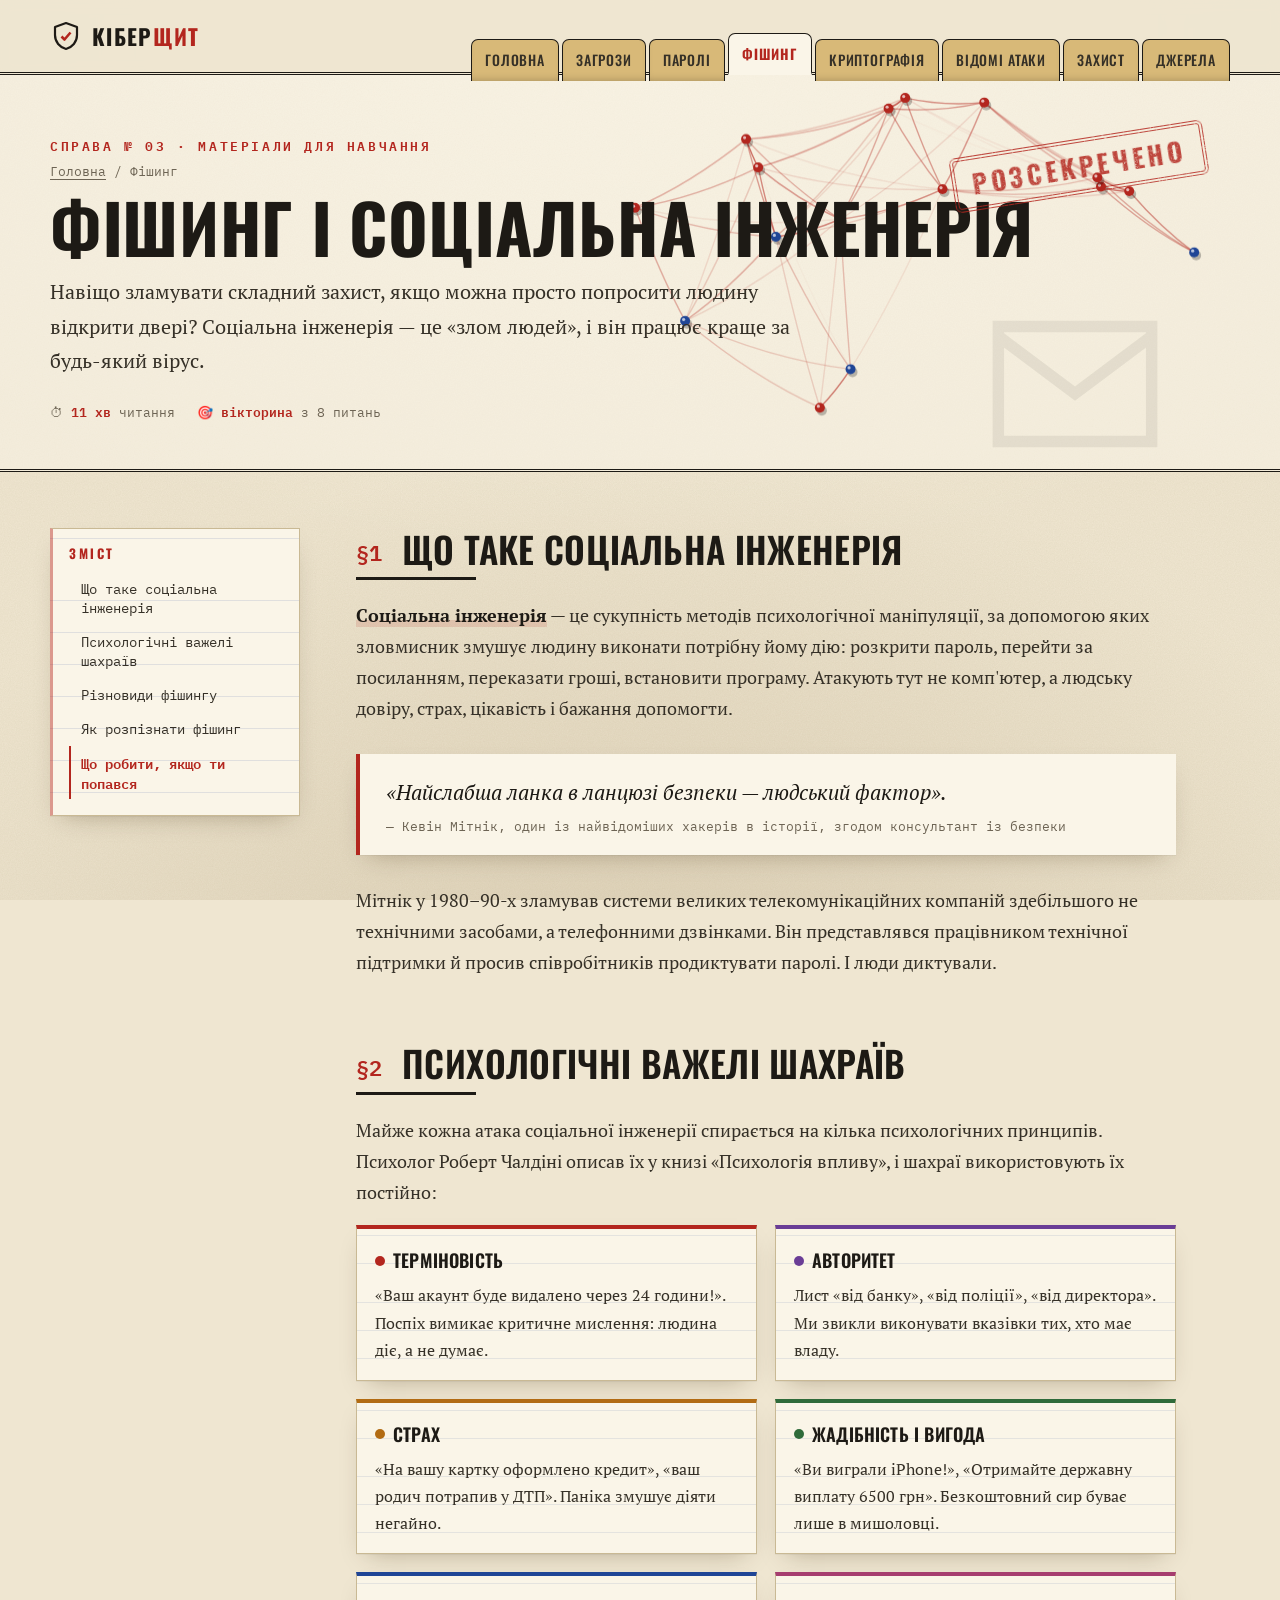
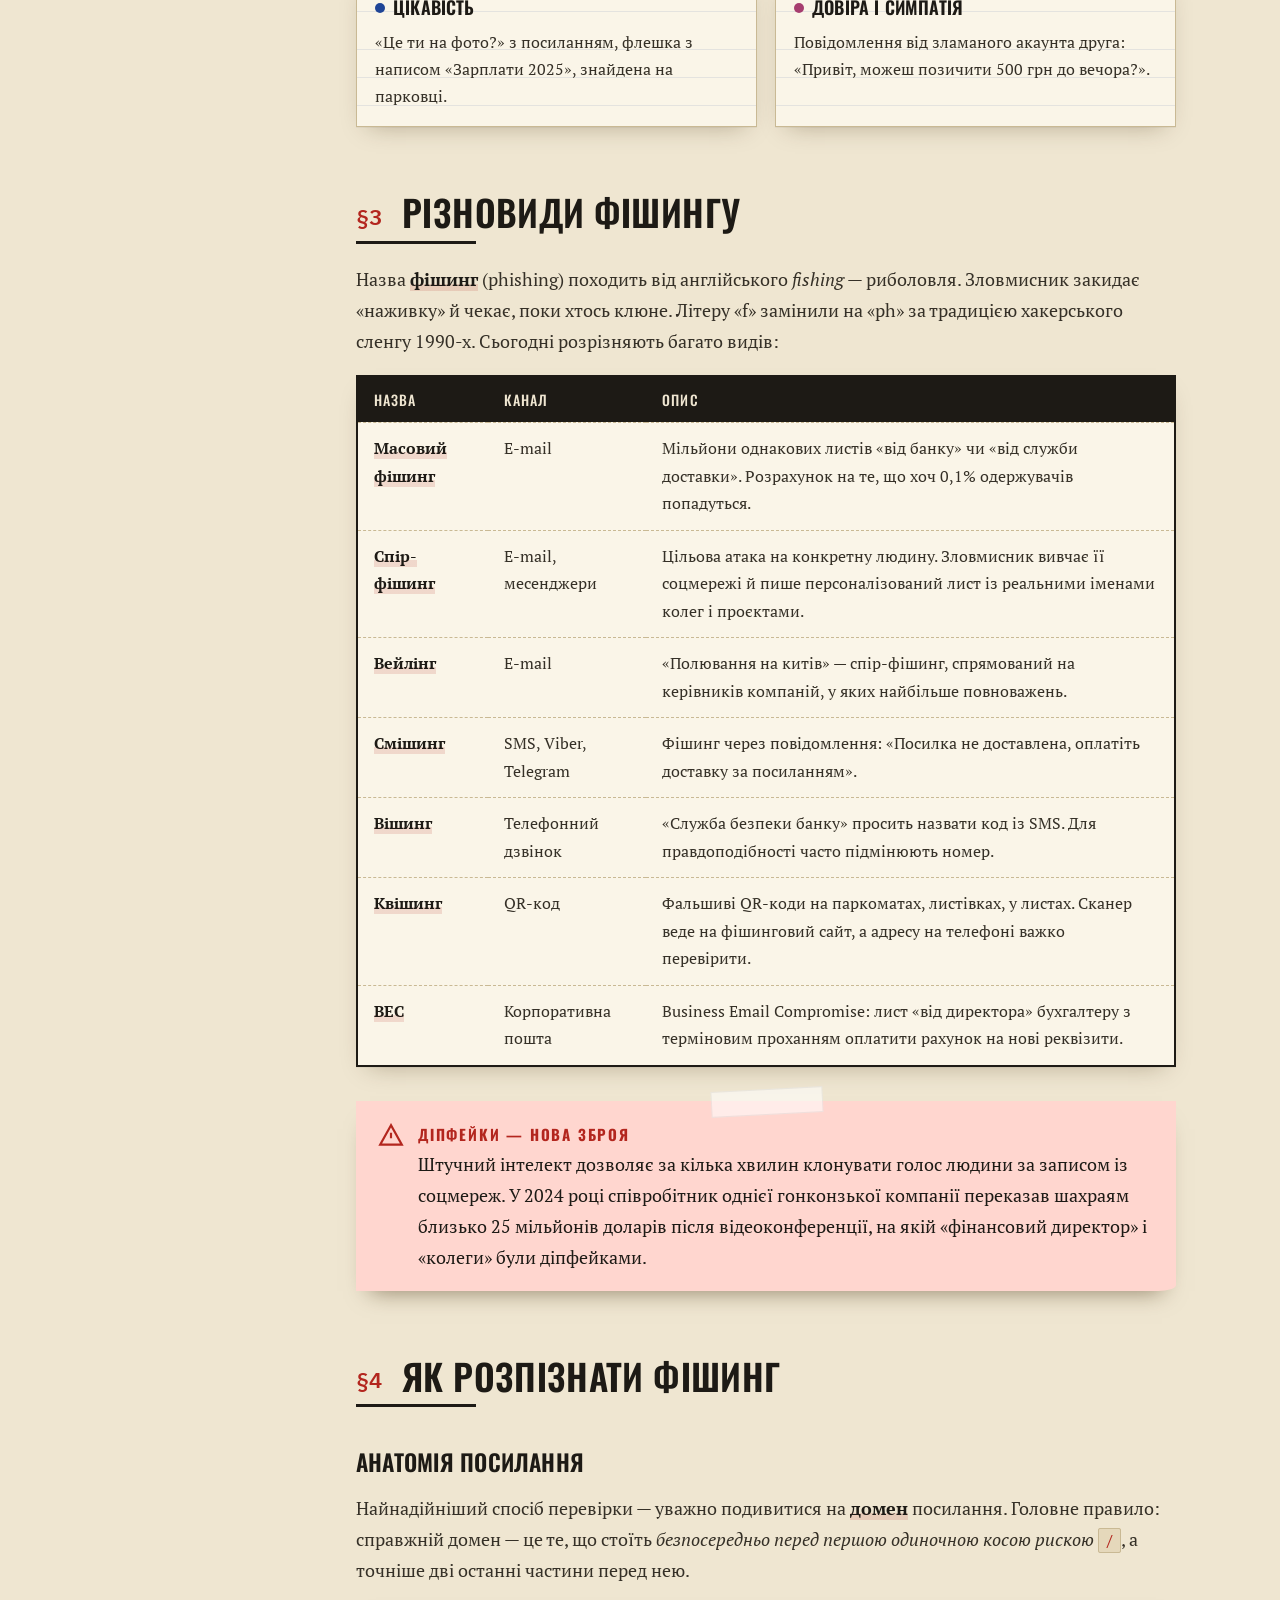
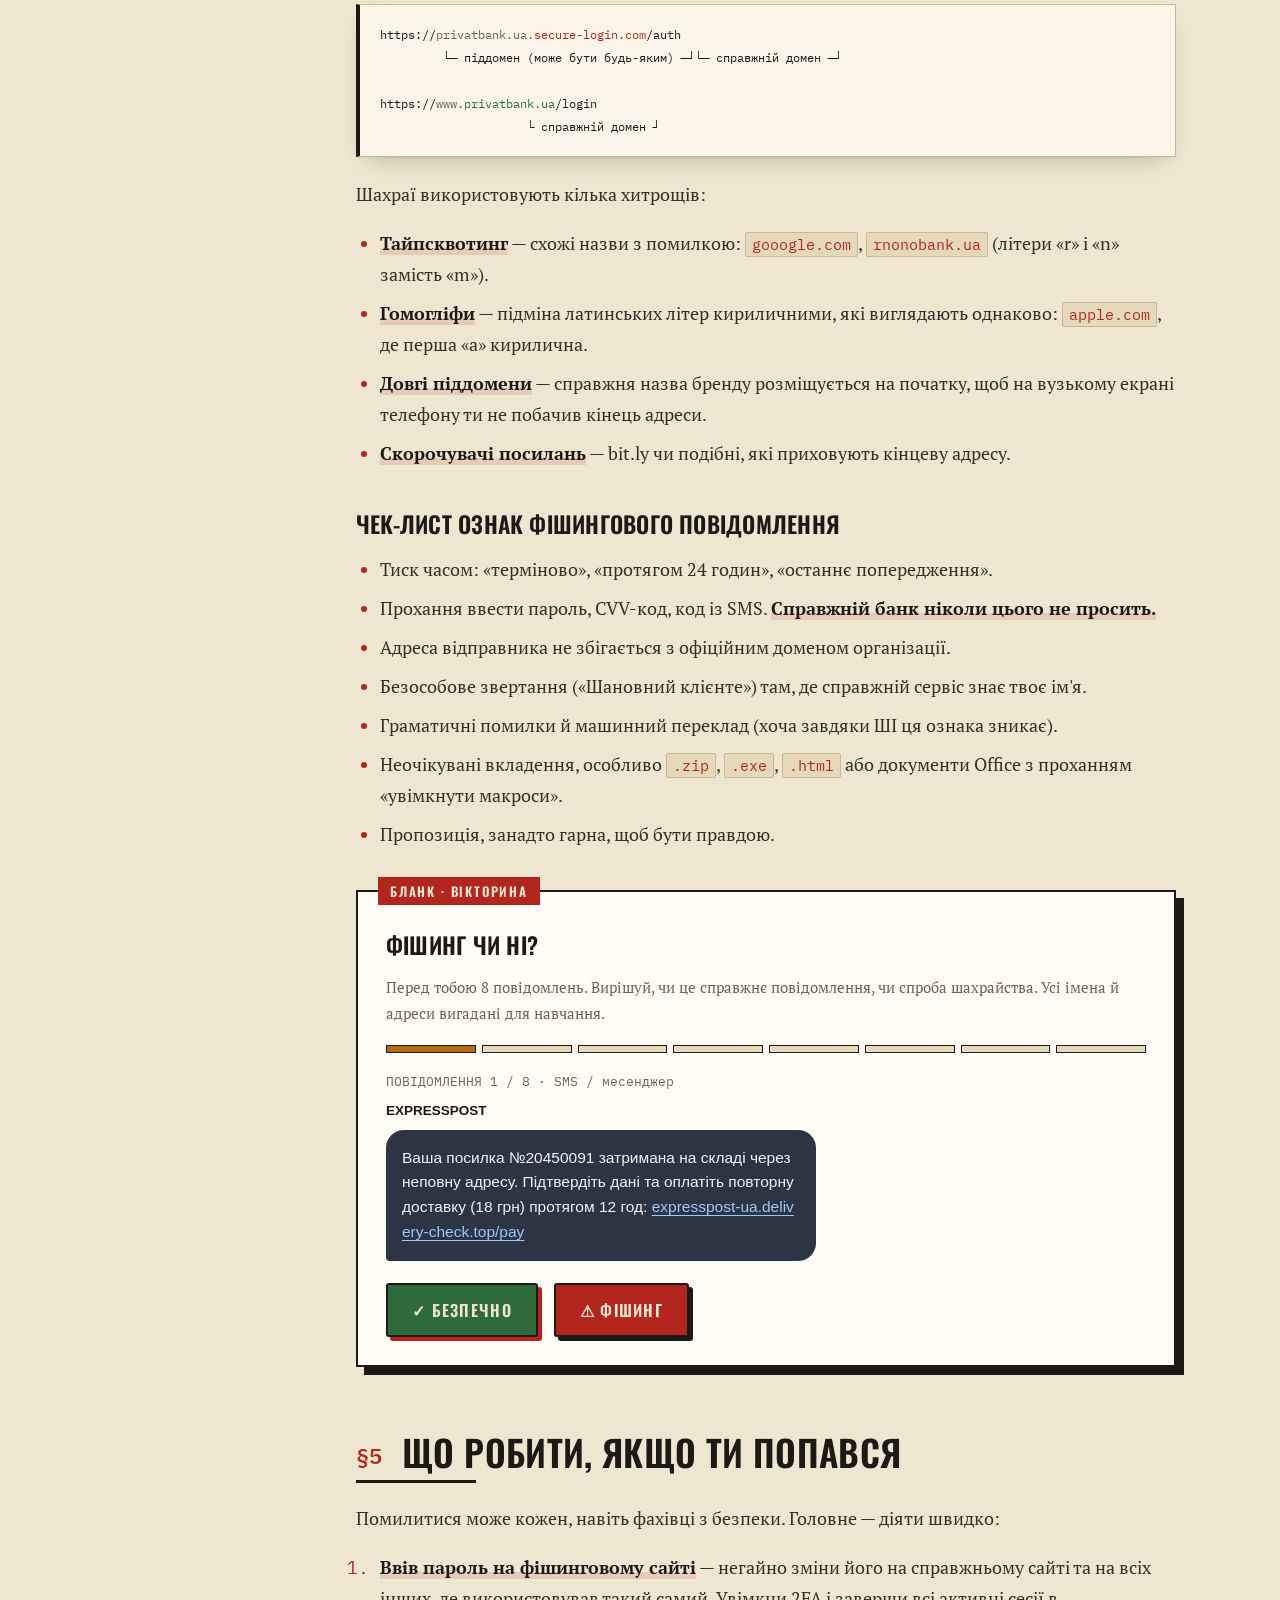
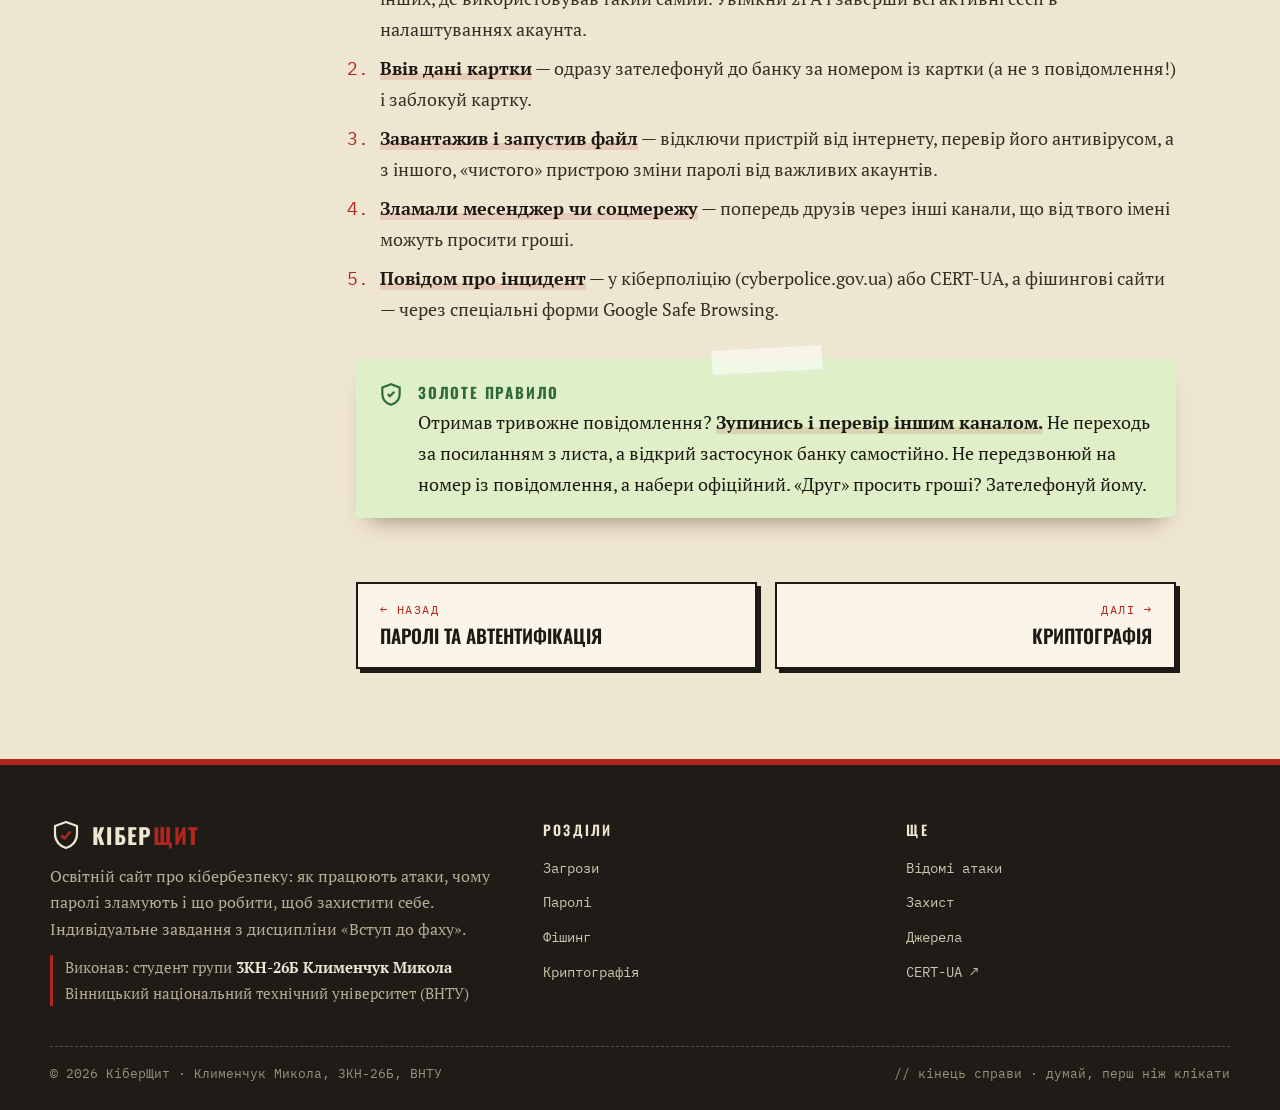
<file: phishing.html>
<!DOCTYPE html>
<html lang="uk">
<head>
  <meta charset="UTF-8">
  <meta name="viewport" content="width=device-width, initial-scale=1.0">
  <title>Фішинг і соціальна інженерія — КіберЩит</title>
  <meta name="description" content="Як працює соціальна інженерія, психологічні прийоми шахраїв, ознаки фішингу та інтерактивна вікторина.">
  <link rel="preconnect" href="https://fonts.googleapis.com">
  <link rel="preconnect" href="https://fonts.gstatic.com" crossorigin>
  <link href="https://fonts.googleapis.com/css2?family=Oswald:wght@400;500;600;700&family=PT+Serif:ital,wght@0,400;0,700;1,400&family=IBM+Plex+Mono:wght@400;500;600;700&display=swap" rel="stylesheet">
  <link rel="stylesheet" href="assets/style.css?v=3">
  <link rel="icon" href="data:image/svg+xml,<svg xmlns='http://www.w3.org/2000/svg' viewBox='0 0 32 32'><path d='M16 3 5 7v8c0 7 4.7 12.2 11 14 6.3-1.8 11-7 11-14V7L16 3Z' fill='%23b3261e'/></svg>">
</head>
<body>

<section class="page-hero">
  <svg class="big-icon" viewBox="0 0 24 24" fill="none" stroke="currentColor" stroke-width="1.2"><path d="M4 6h16v12H4z"/><path d="m4 7 8 6 8-6"/></svg>
  <div class="container">
    <div class="crumbs"><a href="index.html">Головна</a> / Фішинг</div>
    <h1>Фішинг і соціальна інженерія</h1>
    <p>Навіщо зламувати складний захист, якщо можна просто попросити людину відкрити двері? Соціальна інженерія — це «злом людей», і він працює краще за будь-який вірус.</p>
    <div class="meta"><span>⏱ <b>11 хв</b> читання</span><span>🎯 <b>вікторина</b> з 8 питань</span></div>
  </div>
</section>

<div class="container article-layout">
  <aside class="toc"></aside>
  <article class="prose">

    <h2>Що таке соціальна інженерія</h2>
    <p><strong>Соціальна інженерія</strong> — це сукупність методів психологічної маніпуляції, за допомогою яких зловмисник змушує людину виконати потрібну йому дію: розкрити пароль, перейти за посиланням, переказати гроші, встановити програму. Атакують тут не комп'ютер, а людську довіру, страх, цікавість і бажання допомогти.</p>
    <blockquote>«Найслабша ланка в ланцюзі безпеки — людський фактор».<cite>— Кевін Мітнік, один із найвідоміших хакерів в історії, згодом консультант із безпеки</cite></blockquote>
    <p>Мітнік у 1980–90-х зламував системи великих телекомунікаційних компаній здебільшого не технічними засобами, а телефонними дзвінками. Він представлявся працівником технічної підтримки й просив співробітників продиктувати паролі. І люди диктували.</p>

    <h2>Психологічні важелі шахраїв</h2>
    <p>Майже кожна атака соціальної інженерії спирається на кілька психологічних принципів. Психолог Роберт Чалдіні описав їх у книзі «Психологія впливу», і шахраї використовують їх постійно:</p>
    <div class="grid-2">
      <div class="mini" style="--c: var(--red)"><h4><span class="dot"></span>Терміновість</h4><p>«Ваш акаунт буде видалено через 24 години!». Поспіх вимикає критичне мислення: людина діє, а не думає.</p></div>
      <div class="mini" style="--c: var(--violet)"><h4><span class="dot"></span>Авторитет</h4><p>Лист «від банку», «від поліції», «від директора». Ми звикли виконувати вказівки тих, хто має владу.</p></div>
      <div class="mini" style="--c: var(--amber)"><h4><span class="dot"></span>Страх</h4><p>«На вашу картку оформлено кредит», «ваш родич потрапив у ДТП». Паніка змушує діяти негайно.</p></div>
      <div class="mini" style="--c: var(--green)"><h4><span class="dot"></span>Жадібність і вигода</h4><p>«Ви виграли iPhone!», «Отримайте державну виплату 6500 грн». Безкоштовний сир буває лише в мишоловці.</p></div>
      <div class="mini" style="--c: var(--cyan)"><h4><span class="dot"></span>Цікавість</h4><p>«Це ти на фото?» з посиланням, флешка з написом «Зарплати 2025», знайдена на парковці.</p></div>
      <div class="mini" style="--c: #a63d6f"><h4><span class="dot"></span>Довіра і симпатія</h4><p>Повідомлення від зламаного акаунта друга: «Привіт, можеш позичити 500 грн до вечора?».</p></div>
    </div>

    <h2>Різновиди фішингу</h2>
    <p>Назва <strong>фішинг</strong> (phishing) походить від англійського <em>fishing</em> — риболовля. Зловмисник закидає «наживку» й чекає, поки хтось клюне. Літеру «f» замінили на «ph» за традицією хакерського сленгу 1990-х. Сьогодні розрізняють багато видів:</p>
    <div class="table-wrap">
      <table>
        <thead><tr><th>Назва</th><th>Канал</th><th>Опис</th></tr></thead>
        <tbody>
          <tr><td><strong>Масовий фішинг</strong></td><td>E-mail</td><td>Мільйони однакових листів «від банку» чи «від служби доставки». Розрахунок на те, що хоч 0,1% одержувачів попадуться.</td></tr>
          <tr><td><strong>Спір-фішинг</strong></td><td>E-mail, месенджери</td><td>Цільова атака на конкретну людину. Зловмисник вивчає її соцмережі й пише персоналізований лист із реальними іменами колег і проєктами.</td></tr>
          <tr><td><strong>Вейлінг</strong></td><td>E-mail</td><td>«Полювання на китів» — спір-фішинг, спрямований на керівників компаній, у яких найбільше повноважень.</td></tr>
          <tr><td><strong>Смішинг</strong></td><td>SMS, Viber, Telegram</td><td>Фішинг через повідомлення: «Посилка не доставлена, оплатіть доставку за посиланням».</td></tr>
          <tr><td><strong>Вішинг</strong></td><td>Телефонний дзвінок</td><td>«Служба безпеки банку» просить назвати код із SMS. Для правдоподібності часто підмінюють номер.</td></tr>
          <tr><td><strong>Квішинг</strong></td><td>QR-код</td><td>Фальшиві QR-коди на паркоматах, листівках, у листах. Сканер веде на фішинговий сайт, а адресу на телефоні важко перевірити.</td></tr>
          <tr><td><strong>BEC</strong></td><td>Корпоративна пошта</td><td>Business Email Compromise: лист «від директора» бухгалтеру з терміновим проханням оплатити рахунок на нові реквізити.</td></tr>
        </tbody>
      </table>
    </div>
    <div class="callout danger">
      <svg class="ci" viewBox="0 0 24 24" fill="none" stroke="currentColor" stroke-width="2"><path d="M12 2 2 20h20L12 2Z"/><path d="M12 9v5M12 17h.01"/></svg>
      <div><b class="t">Діпфейки — нова зброя</b><p>Штучний інтелект дозволяє за кілька хвилин клонувати голос людини за записом із соцмереж. У 2024 році співробітник однієї гонконзької компанії переказав шахраям близько 25 мільйонів доларів після відеоконференції, на якій «фінансовий директор» і «колеги» були діпфейками.</p></div>
    </div>

    <h2>Як розпізнати фішинг</h2>
    <h3>Анатомія посилання</h3>
    <p>Найнадійніший спосіб перевірки — уважно подивитися на <strong>домен</strong> посилання. Головне правило: справжній домен — це те, що стоїть <em>безпосередньо перед першою одиночною косою рискою</em> <code>/</code>, а точніше дві останні частини перед нею.</p>
<pre><code>https://<span style="color:var(--muted)">privatbank.ua.</span><span style="color:var(--red)">secure-login.com</span>/auth
         └─ піддомен (може бути будь-яким) ─┘└─ справжній домен ─┘

https://<span style="color:var(--muted)">www.</span><span style="color:var(--green)">privatbank.ua</span>/login
                     └ справжній домен ┘</code></pre>
    <p>Шахраї використовують кілька хитрощів:</p>
    <ul>
      <li><strong>Тайпсквотинг</strong> — схожі назви з помилкою: <code>gooogle.com</code>, <code>rnonobank.ua</code> (літери «r» і «n» замість «m»).</li>
      <li><strong>Гомогліфи</strong> — підміна латинських літер кириличними, які виглядають однаково: <code>аpple.com</code>, де перша «а» кирилична.</li>
      <li><strong>Довгі піддомени</strong> — справжня назва бренду розміщується на початку, щоб на вузькому екрані телефону ти не побачив кінець адреси.</li>
      <li><strong>Скорочувачі посилань</strong> — bit.ly чи подібні, які приховують кінцеву адресу.</li>
    </ul>

    <h3>Чек-лист ознак фішингового повідомлення</h3>
    <ul>
      <li>Тиск часом: «терміново», «протягом 24 годин», «останнє попередження».</li>
      <li>Прохання ввести пароль, CVV-код, код із SMS. <strong>Справжній банк ніколи цього не просить.</strong></li>
      <li>Адреса відправника не збігається з офіційним доменом організації.</li>
      <li>Безособове звертання («Шановний клієнте») там, де справжній сервіс знає твоє ім'я.</li>
      <li>Граматичні помилки й машинний переклад (хоча завдяки ШІ ця ознака зникає).</li>
      <li>Неочікувані вкладення, особливо <code>.zip</code>, <code>.exe</code>, <code>.html</code> або документи Office з проханням «увімкнути макроси».</li>
      <li>Пропозиція, занадто гарна, щоб бути правдою.</li>
    </ul>

    <div class="tool" id="quiz" data-label="ВІКТОРИНА">
      <h3>Фішинг чи ні?</h3>
      <p style="color:var(--muted);font-size:15px">Перед тобою 8 повідомлень. Вирішуй, чи це справжнє повідомлення, чи спроба шахрайства. Усі імена й адреси вигадані для навчання.</p>
      <div class="quiz-progress" id="qProgress"></div>
      <div id="qBody"></div>
    </div>

    <h2>Що робити, якщо ти попався</h2>
    <p>Помилитися може кожен, навіть фахівці з безпеки. Головне — діяти швидко:</p>
    <ol>
      <li><strong>Ввів пароль на фішинговому сайті</strong> — негайно зміни його на справжньому сайті та на всіх інших, де використовував такий самий. Увімкни 2FA і заверши всі активні сесії в налаштуваннях акаунта.</li>
      <li><strong>Ввів дані картки</strong> — одразу зателефонуй до банку за номером із картки (а не з повідомлення!) і заблокуй картку.</li>
      <li><strong>Завантажив і запустив файл</strong> — відключи пристрій від інтернету, перевір його антивірусом, а з іншого, «чистого» пристрою зміни паролі від важливих акаунтів.</li>
      <li><strong>Зламали месенджер чи соцмережу</strong> — попередь друзів через інші канали, що від твого імені можуть просити гроші.</li>
      <li><strong>Повідом про інцидент</strong> — у кіберполіцію (cyberpolice.gov.ua) або CERT-UA, а фішингові сайти — через спеціальні форми Google Safe Browsing.</li>
    </ol>
    <div class="callout ok">
      <svg class="ci" viewBox="0 0 24 24" fill="none" stroke="currentColor" stroke-width="2"><path d="M12 3 4 6v6c0 5 3.4 8.6 8 10 4.6-1.4 8-5 8-10V6l-8-3Z"/><path d="m9 12 2 2 4-4"/></svg>
      <div><b class="t">Золоте правило</b><p>Отримав тривожне повідомлення? <strong>Зупинись і перевір іншим каналом.</strong> Не переходь за посиланням з листа, а відкрий застосунок банку самостійно. Не передзвонюй на номер із повідомлення, а набери офіційний. «Друг» просить гроші? Зателефонуй йому.</p></div>
    </div>

    <nav class="pager">
      <a class="prev" href="passwords.html"><small>← Назад</small>Паролі та автентифікація</a>
      <a class="next" href="crypto.html"><small>Далі →</small>Криптографія</a>
    </nav>
  </article>
</div>

<script src="assets/main.js?v=3"></script>
<script src="assets/quiz.js?v=3"></script>
</body>
</html>
</file>
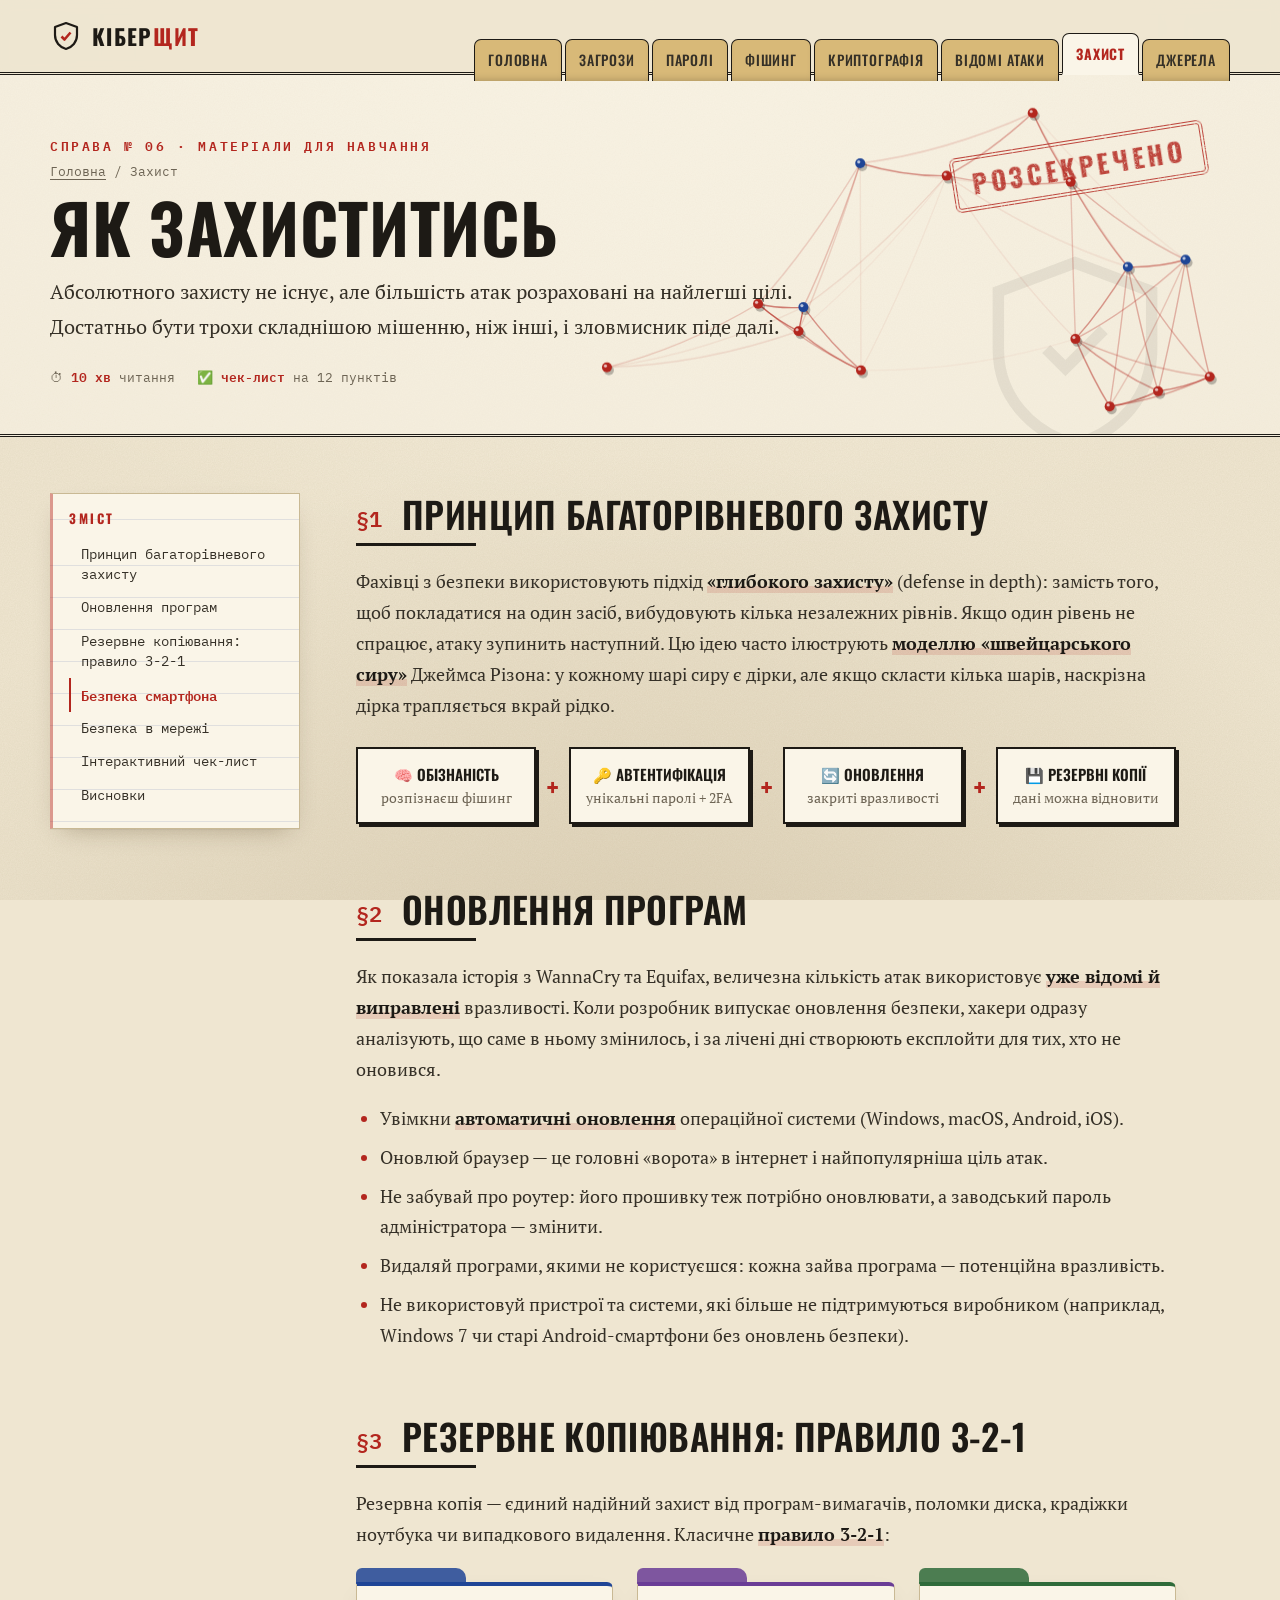
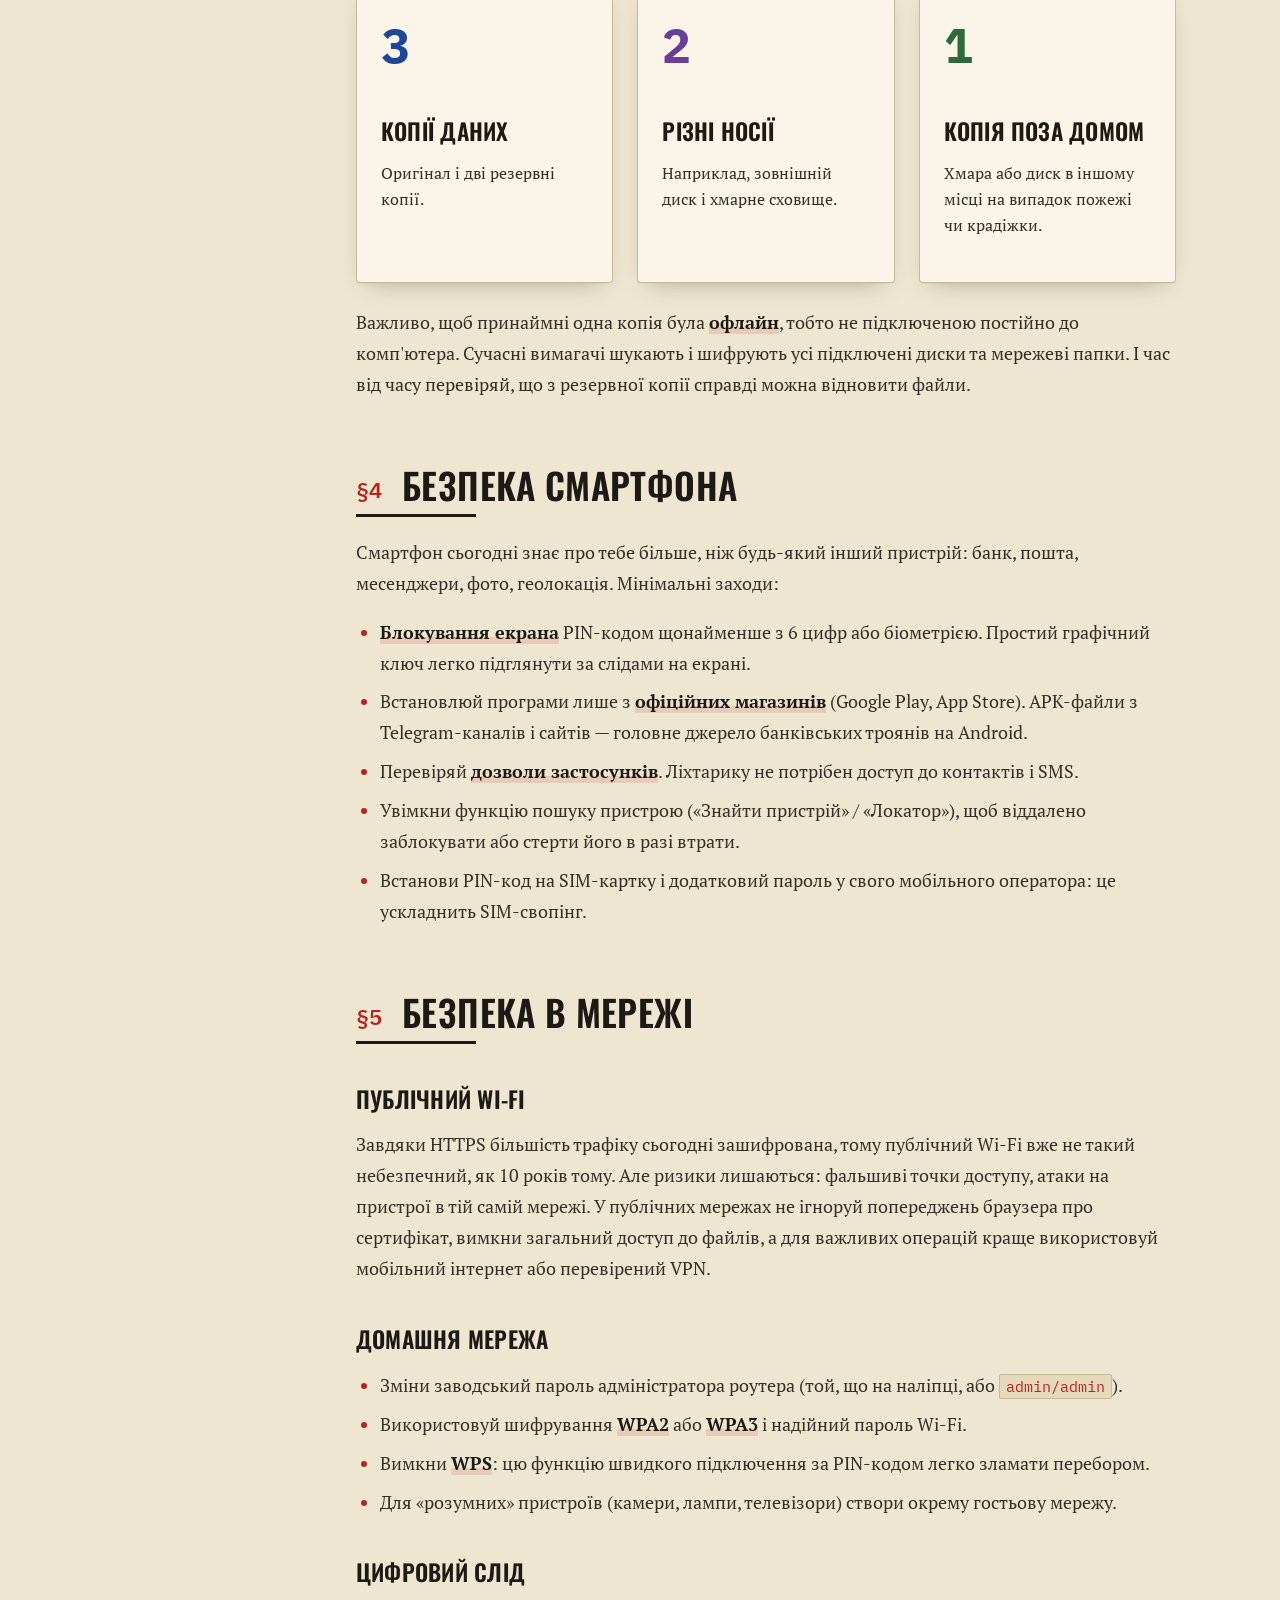
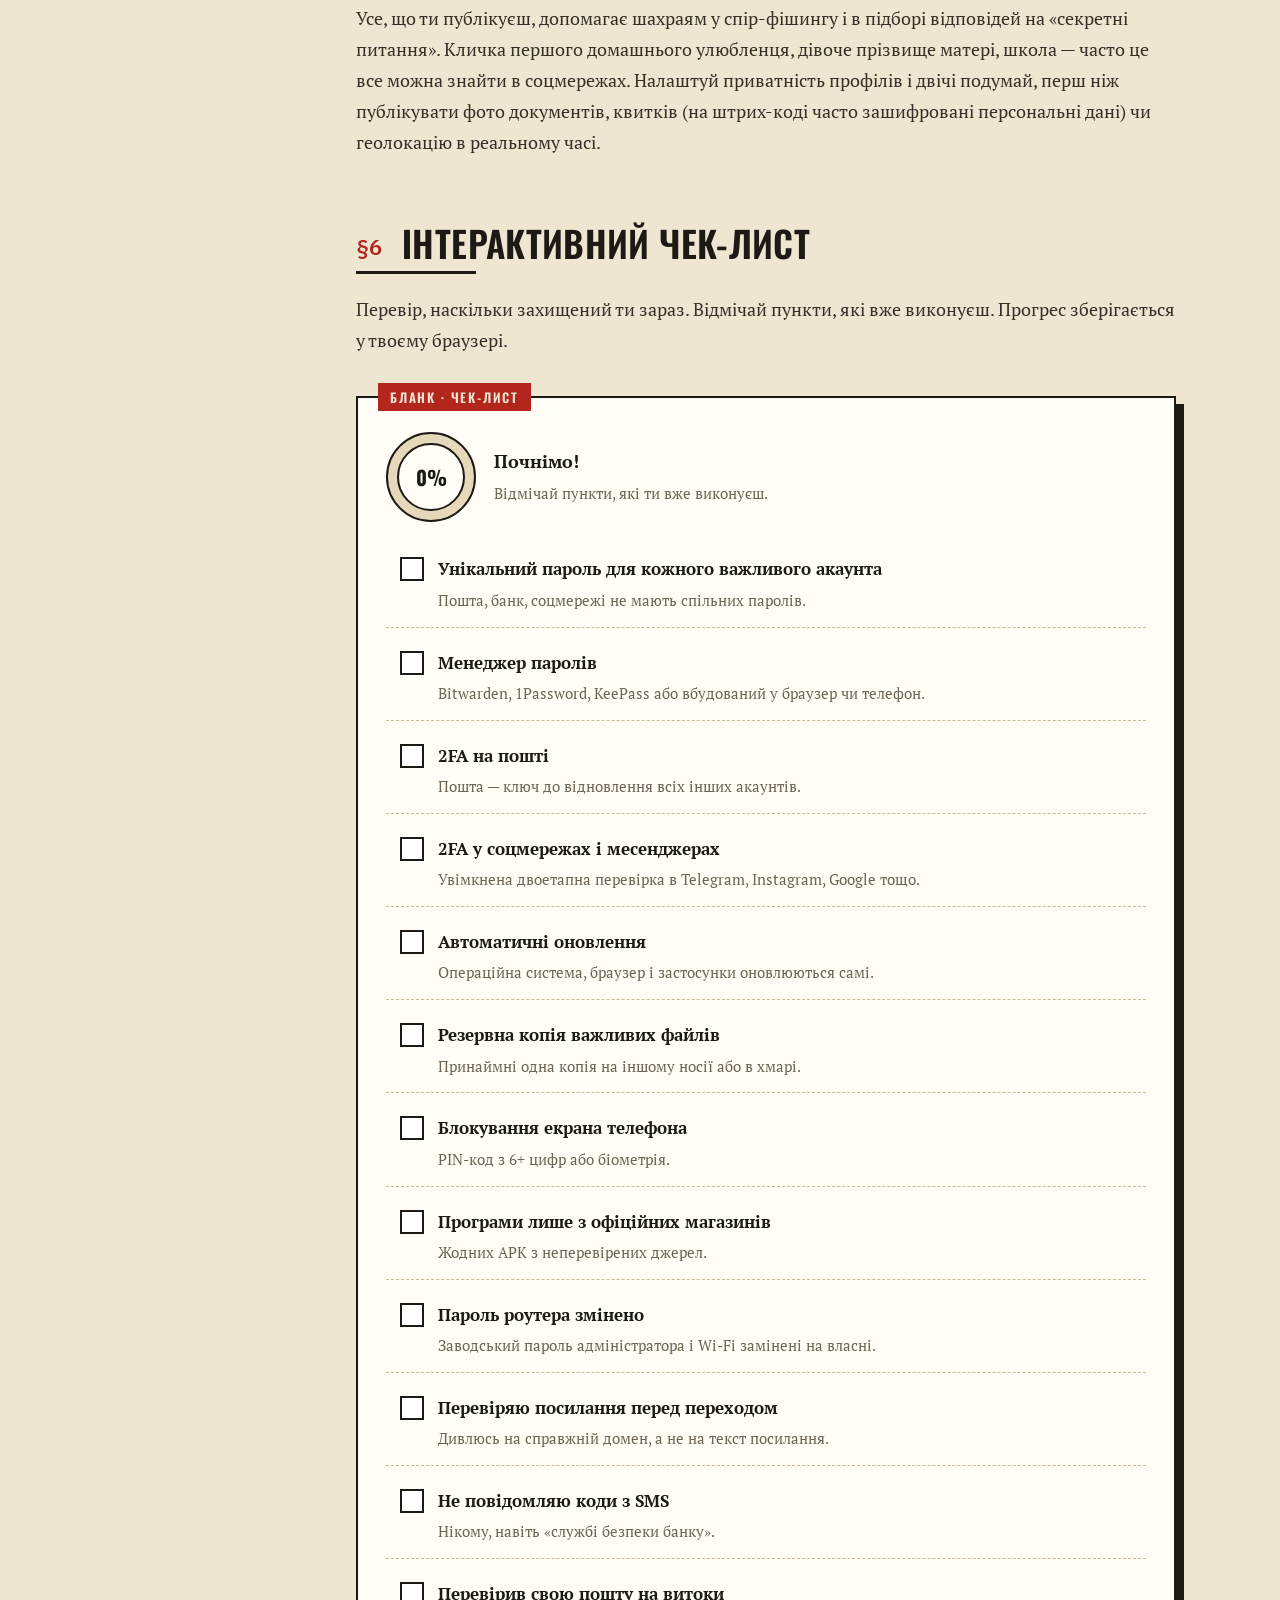
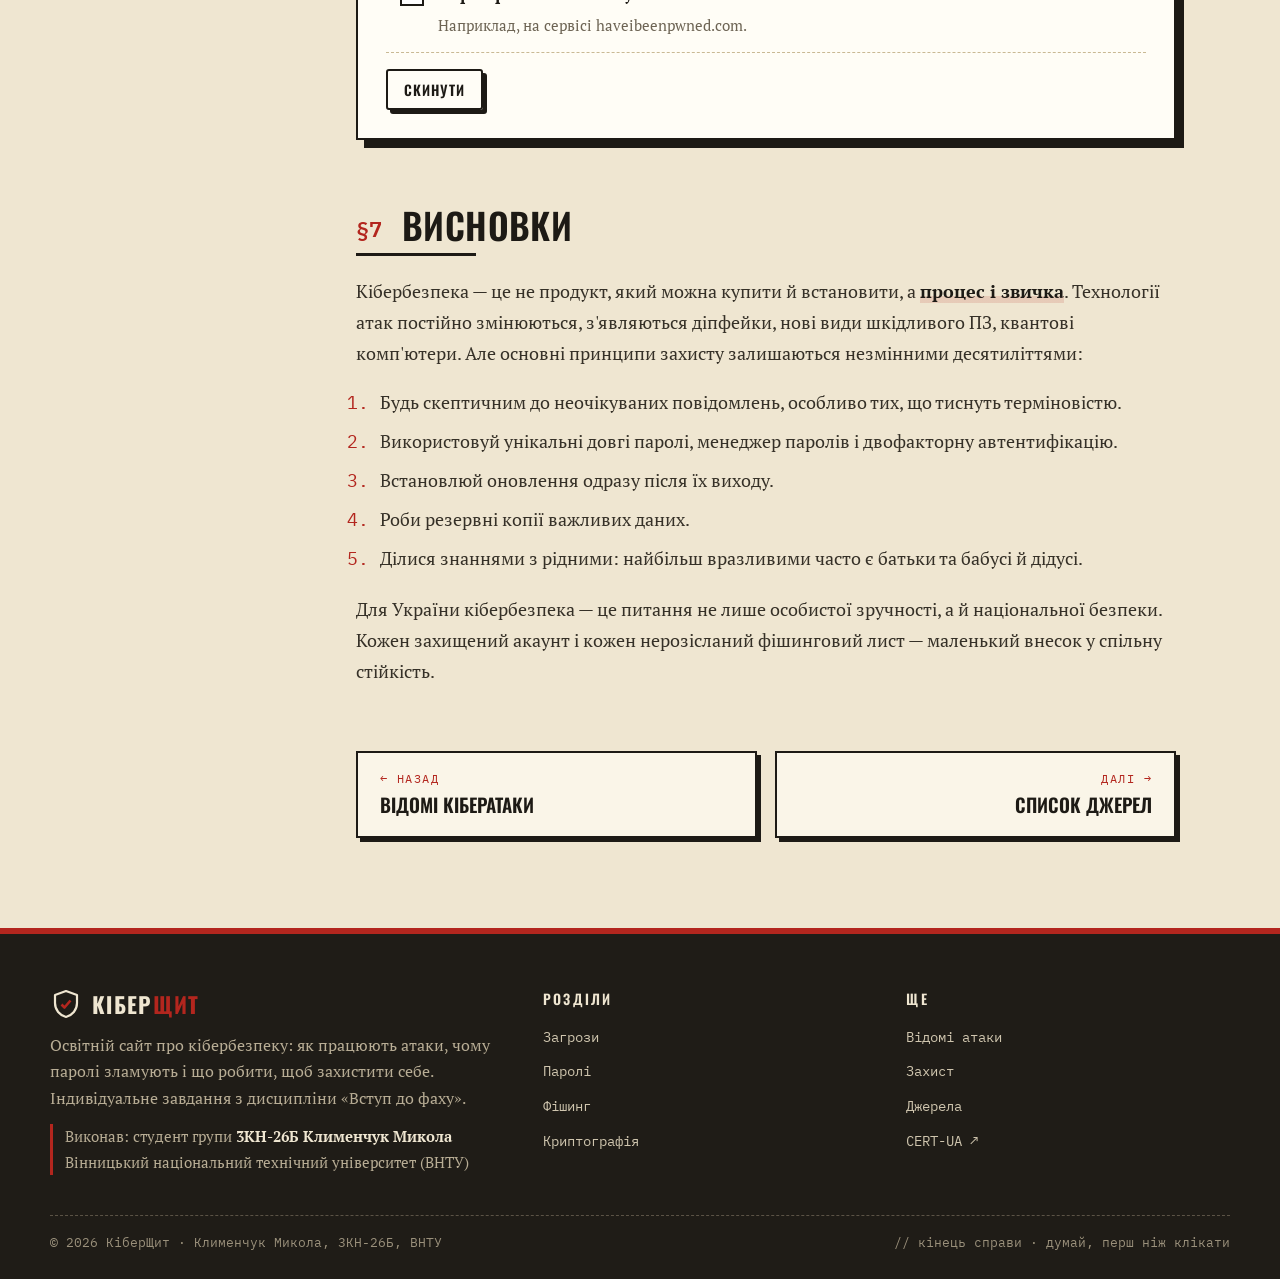
<file: protection.html>
<!DOCTYPE html>
<html lang="uk">
<head>
  <meta charset="UTF-8">
  <meta name="viewport" content="width=device-width, initial-scale=1.0">
  <title>Як захиститись — КіберЩит</title>
  <meta name="description" content="Правила цифрової гігієни: оновлення, резервні копії, захист смартфона, безпечний Wi-Fi та інтерактивний чек-лист безпеки.">
  <link rel="preconnect" href="https://fonts.googleapis.com">
  <link rel="preconnect" href="https://fonts.gstatic.com" crossorigin>
  <link href="https://fonts.googleapis.com/css2?family=Oswald:wght@400;500;600;700&family=PT+Serif:ital,wght@0,400;0,700;1,400&family=IBM+Plex+Mono:wght@400;500;600;700&display=swap" rel="stylesheet">
  <link rel="stylesheet" href="assets/style.css?v=3">
  <link rel="icon" href="data:image/svg+xml,<svg xmlns='http://www.w3.org/2000/svg' viewBox='0 0 32 32'><path d='M16 3 5 7v8c0 7 4.7 12.2 11 14 6.3-1.8 11-7 11-14V7L16 3Z' fill='%23b3261e'/></svg>">
</head>
<body>

<section class="page-hero">
  <svg class="big-icon" viewBox="0 0 24 24" fill="none" stroke="currentColor" stroke-width="1.2"><path d="M12 3 4 6v6c0 5 3.4 8.6 8 10 4.6-1.4 8-5 8-10V6l-8-3Z"/><path d="m9 12 2 2 4-4"/></svg>
  <div class="container">
    <div class="crumbs"><a href="index.html">Головна</a> / Захист</div>
    <h1>Як захиститись</h1>
    <p>Абсолютного захисту не існує, але більшість атак розраховані на найлегші цілі. Достатньо бути трохи складнішою мішенню, ніж інші, і зловмисник піде далі.</p>
    <div class="meta"><span>⏱ <b>10 хв</b> читання</span><span>✅ <b>чек-лист</b> на 12 пунктів</span></div>
  </div>
</section>

<div class="container article-layout">
  <aside class="toc"></aside>
  <article class="prose">

    <h2>Принцип багаторівневого захисту</h2>
    <p>Фахівці з безпеки використовують підхід <strong>«глибокого захисту»</strong> (defense in depth): замість того, щоб покладатися на один засіб, вибудовують кілька незалежних рівнів. Якщо один рівень не спрацює, атаку зупинить наступний. Цю ідею часто ілюструють <strong>моделлю «швейцарського сиру»</strong> Джеймса Різона: у кожному шарі сиру є дірки, але якщо скласти кілька шарів, наскрізна дірка трапляється вкрай рідко.</p>
    <div class="flow">
      <div class="step"><b>🧠 Обізнаність</b><span>розпізнаєш фішинг</span></div>
      <div class="arrow">+</div>
      <div class="step"><b>🔑 Автентифікація</b><span>унікальні паролі + 2FA</span></div>
      <div class="arrow">+</div>
      <div class="step"><b>🔄 Оновлення</b><span>закриті вразливості</span></div>
      <div class="arrow">+</div>
      <div class="step"><b>💾 Резервні копії</b><span>дані можна відновити</span></div>
    </div>

    <h2>Оновлення програм</h2>
    <p>Як показала історія з WannaCry та Equifax, величезна кількість атак використовує <strong>уже відомі й виправлені</strong> вразливості. Коли розробник випускає оновлення безпеки, хакери одразу аналізують, що саме в ньому змінилось, і за лічені дні створюють експлойти для тих, хто не оновився.</p>
    <ul>
      <li>Увімкни <strong>автоматичні оновлення</strong> операційної системи (Windows, macOS, Android, iOS).</li>
      <li>Оновлюй браузер — це головні «ворота» в інтернет і найпопулярніша ціль атак.</li>
      <li>Не забувай про роутер: його прошивку теж потрібно оновлювати, а заводський пароль адміністратора — змінити.</li>
      <li>Видаляй програми, якими не користуєшся: кожна зайва програма — потенційна вразливість.</li>
      <li>Не використовуй пристрої та системи, які більше не підтримуються виробником (наприклад, Windows 7 чи старі Android-смартфони без оновлень безпеки).</li>
    </ul>

    <h2>Резервне копіювання: правило 3-2-1</h2>
    <p>Резервна копія — єдиний надійний захист від програм-вимагачів, поломки диска, крадіжки ноутбука чи випадкового видалення. Класичне <strong>правило 3-2-1</strong>:</p>
    <div class="cards" style="margin-bottom:24px">
      <div class="card" style="--c: var(--cyan)"><div class="letter" style="font:800 48px var(--mono);color:var(--cyan)">3</div><h3>копії даних</h3><p>Оригінал і дві резервні копії.</p></div>
      <div class="card" style="--c: var(--violet)"><div class="letter" style="font:800 48px var(--mono);color:var(--violet)">2</div><h3>різні носії</h3><p>Наприклад, зовнішній диск і хмарне сховище.</p></div>
      <div class="card" style="--c: var(--green)"><div class="letter" style="font:800 48px var(--mono);color:var(--green)">1</div><h3>копія поза домом</h3><p>Хмара або диск в іншому місці на випадок пожежі чи крадіжки.</p></div>
    </div>
    <p>Важливо, щоб принаймні одна копія була <strong>офлайн</strong>, тобто не підключеною постійно до комп'ютера. Сучасні вимагачі шукають і шифрують усі підключені диски та мережеві папки. І час від часу перевіряй, що з резервної копії справді можна відновити файли.</p>

    <h2>Безпека смартфона</h2>
    <p>Смартфон сьогодні знає про тебе більше, ніж будь-який інший пристрій: банк, пошта, месенджери, фото, геолокація. Мінімальні заходи:</p>
    <ul>
      <li><strong>Блокування екрана</strong> PIN-кодом щонайменше з 6 цифр або біометрією. Простий графічний ключ легко підглянути за слідами на екрані.</li>
      <li>Встановлюй програми лише з <strong>офіційних магазинів</strong> (Google Play, App Store). APK-файли з Telegram-каналів і сайтів — головне джерело банківських троянів на Android.</li>
      <li>Перевіряй <strong>дозволи застосунків</strong>. Ліхтарику не потрібен доступ до контактів і SMS.</li>
      <li>Увімкни функцію пошуку пристрою («Знайти пристрій» / «Локатор»), щоб віддалено заблокувати або стерти його в разі втрати.</li>
      <li>Встанови PIN-код на SIM-картку і додатковий пароль у свого мобільного оператора: це ускладнить SIM-свопінг.</li>
    </ul>

    <h2>Безпека в мережі</h2>
    <h3>Публічний Wi-Fi</h3>
    <p>Завдяки HTTPS більшість трафіку сьогодні зашифрована, тому публічний Wi-Fi вже не такий небезпечний, як 10 років тому. Але ризики лишаються: фальшиві точки доступу, атаки на пристрої в тій самій мережі. У публічних мережах не ігноруй попереджень браузера про сертифікат, вимкни загальний доступ до файлів, а для важливих операцій краще використовуй мобільний інтернет або перевірений VPN.</p>
    <h3>Домашня мережа</h3>
    <ul>
      <li>Зміни заводський пароль адміністратора роутера (той, що на наліпці, або <code>admin/admin</code>).</li>
      <li>Використовуй шифрування <strong>WPA2</strong> або <strong>WPA3</strong> і надійний пароль Wi-Fi.</li>
      <li>Вимкни <strong>WPS</strong>: цю функцію швидкого підключення за PIN-кодом легко зламати перебором.</li>
      <li>Для «розумних» пристроїв (камери, лампи, телевізори) створи окрему гостьову мережу.</li>
    </ul>
    <h3>Цифровий слід</h3>
    <p>Усе, що ти публікуєш, допомагає шахраям у спір-фішингу і в підборі відповідей на «секретні питання». Кличка першого домашнього улюбленця, дівоче прізвище матері, школа — часто це все можна знайти в соцмережах. Налаштуй приватність профілів і двічі подумай, перш ніж публікувати фото документів, квитків (на штрих-коді часто зашифровані персональні дані) чи геолокацію в реальному часі.</p>

    <h2>Інтерактивний чек-лист</h2>
    <p>Перевір, наскільки захищений ти зараз. Відмічай пункти, які вже виконуєш. Прогрес зберігається у твоєму браузері.</p>
    <div class="tool" data-label="ЧЕК-ЛИСТ">
      <div class="check-score">
        <div class="ring" id="ring"><span id="ringVal">0%</span></div>
        <div><b style="color:var(--heading);font-size:18px" id="ringTitle">Почнімо!</b><br><span style="color:var(--muted);font-size:15px" id="ringText">Відмічай пункти, які ти вже виконуєш.</span></div>
      </div>
      <ul class="checklist" id="checklist"></ul>
      <div class="row"><button class="btn small ghost" id="resetChecks" type="button">Скинути</button></div>
    </div>

    <h2>Висновки</h2>
    <p>Кібербезпека — це не продукт, який можна купити й встановити, а <strong>процес і звичка</strong>. Технології атак постійно змінюються, з'являються діпфейки, нові види шкідливого ПЗ, квантові комп'ютери. Але основні принципи захисту залишаються незмінними десятиліттями:</p>
    <ol>
      <li>Будь скептичним до неочікуваних повідомлень, особливо тих, що тиснуть терміновістю.</li>
      <li>Використовуй унікальні довгі паролі, менеджер паролів і двофакторну автентифікацію.</li>
      <li>Встановлюй оновлення одразу після їх виходу.</li>
      <li>Роби резервні копії важливих даних.</li>
      <li>Ділися знаннями з рідними: найбільш вразливими часто є батьки та бабусі й дідусі.</li>
    </ol>
    <p>Для України кібербезпека — це питання не лише особистої зручності, а й національної безпеки. Кожен захищений акаунт і кожен нерозісланий фішинговий лист — маленький внесок у спільну стійкість.</p>

    <nav class="pager">
      <a class="prev" href="attacks.html"><small>← Назад</small>Відомі кібератаки</a>
      <a class="next" href="sources.html"><small>Далі →</small>Список джерел</a>
    </nav>
  </article>
</div>

<script src="assets/main.js?v=3"></script>
<script>
  // Чек-лист безпеки зі збереженням у localStorage
  (function () {
    const ITEMS = [
      ["Унікальний пароль для кожного важливого акаунта", "Пошта, банк, соцмережі не мають спільних паролів."],
      ["Менеджер паролів", "Bitwarden, 1Password, KeePass або вбудований у браузер чи телефон."],
      ["2FA на пошті", "Пошта — ключ до відновлення всіх інших акаунтів."],
      ["2FA у соцмережах і месенджерах", "Увімкнена двоетапна перевірка в Telegram, Instagram, Google тощо."],
      ["Автоматичні оновлення", "Операційна система, браузер і застосунки оновлюються самі."],
      ["Резервна копія важливих файлів", "Принаймні одна копія на іншому носії або в хмарі."],
      ["Блокування екрана телефона", "PIN-код з 6+ цифр або біометрія."],
      ["Програми лише з офіційних магазинів", "Жодних APK з неперевірених джерел."],
      ["Пароль роутера змінено", "Заводський пароль адміністратора і Wi-Fi замінені на власні."],
      ["Перевіряю посилання перед переходом", "Дивлюсь на справжній домен, а не на текст посилання."],
      ["Не повідомляю коди з SMS", "Нікому, навіть «службі безпеки банку»."],
      ["Перевірив свою пошту на витоки", "Наприклад, на сервісі haveibeenpwned.com."],
    ];
    const KEY = "cybershield-checklist";
    let state = [];
    try { state = JSON.parse(localStorage.getItem(KEY)) || []; } catch (e) {}
    const list = document.getElementById("checklist");
    list.innerHTML = ITEMS.map(([t, d], i) => `
      <li><label><input type="checkbox" data-i="${i}" ${state[i] ? "checked" : ""}><span class="box"></span>
      <span class="txt"><b>${t}</b><span>${d}</span></span></label></li>`).join("");

    function update() {
      const boxes = [...list.querySelectorAll("input")];
      state = boxes.map(b => b.checked);
      try { localStorage.setItem(KEY, JSON.stringify(state)); } catch (e) {}
      const n = state.filter(Boolean).length, p = Math.round(n / ITEMS.length * 100);
      const ring = document.getElementById("ring");
      ring.style.setProperty("--p", p);
      document.getElementById("ringVal").textContent = p + "%";
      const [title, text] =
        p === 100 ? ["Кіберщит повністю активний! 🛡", "Ти захищений краще за більшість користувачів. Поділись цим чек-листом з рідними."] :
        p >= 70 ? ["Дуже добре!", `Залишилось ${ITEMS.length - n} пунктів до повного захисту.`] :
        p >= 40 ? ["Непогано, але є прогалини", "Почни з 2FA на пошті — це найважливіше."] :
        n > 0 ? ["Є над чим попрацювати", "Кожен відмічений пункт суттєво знижує ризик."] :
        ["Почнімо!", "Відмічай пункти, які ти вже виконуєш."];
      document.getElementById("ringTitle").textContent = title;
      document.getElementById("ringText").textContent = text;
    }
    list.addEventListener("change", update);
    document.getElementById("resetChecks").addEventListener("click", () => {
      list.querySelectorAll("input").forEach(b => (b.checked = false));
      update();
    });
    update();
  })();
</script>
</body>
</html>
</file>
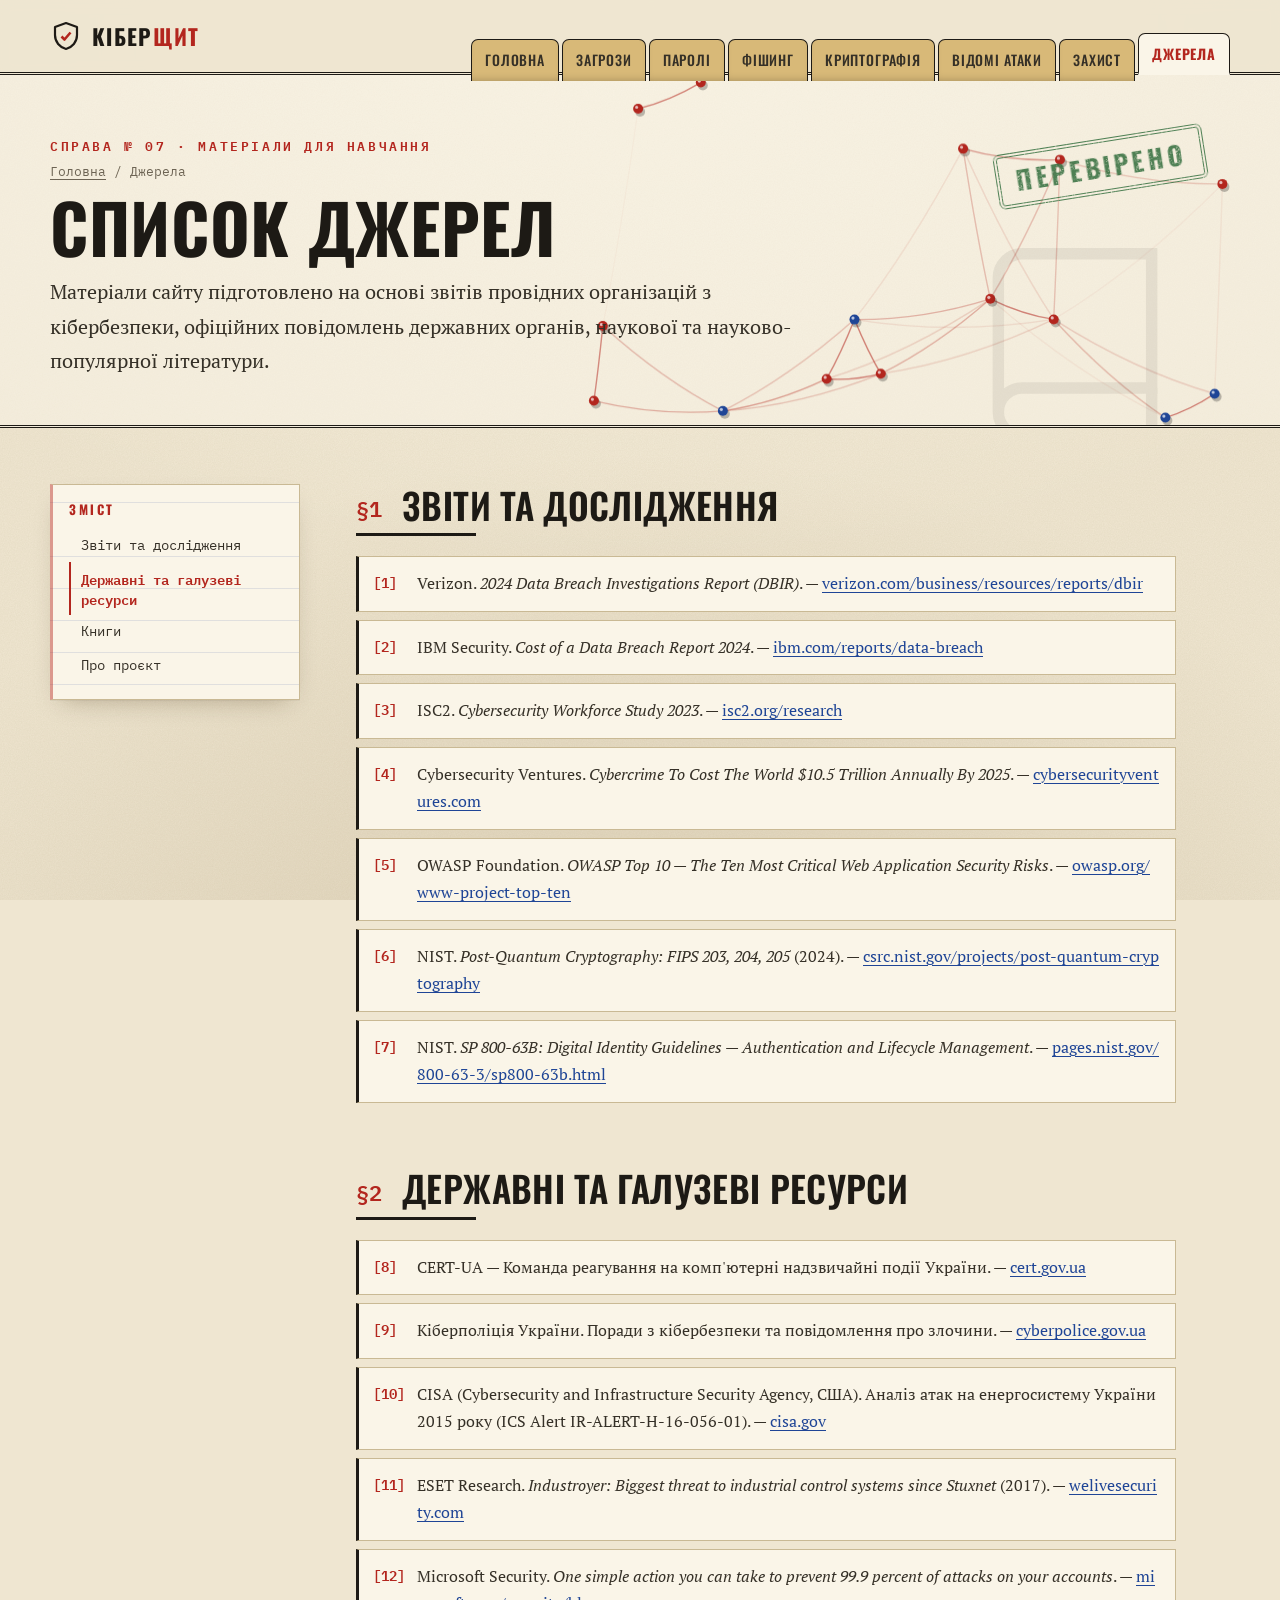
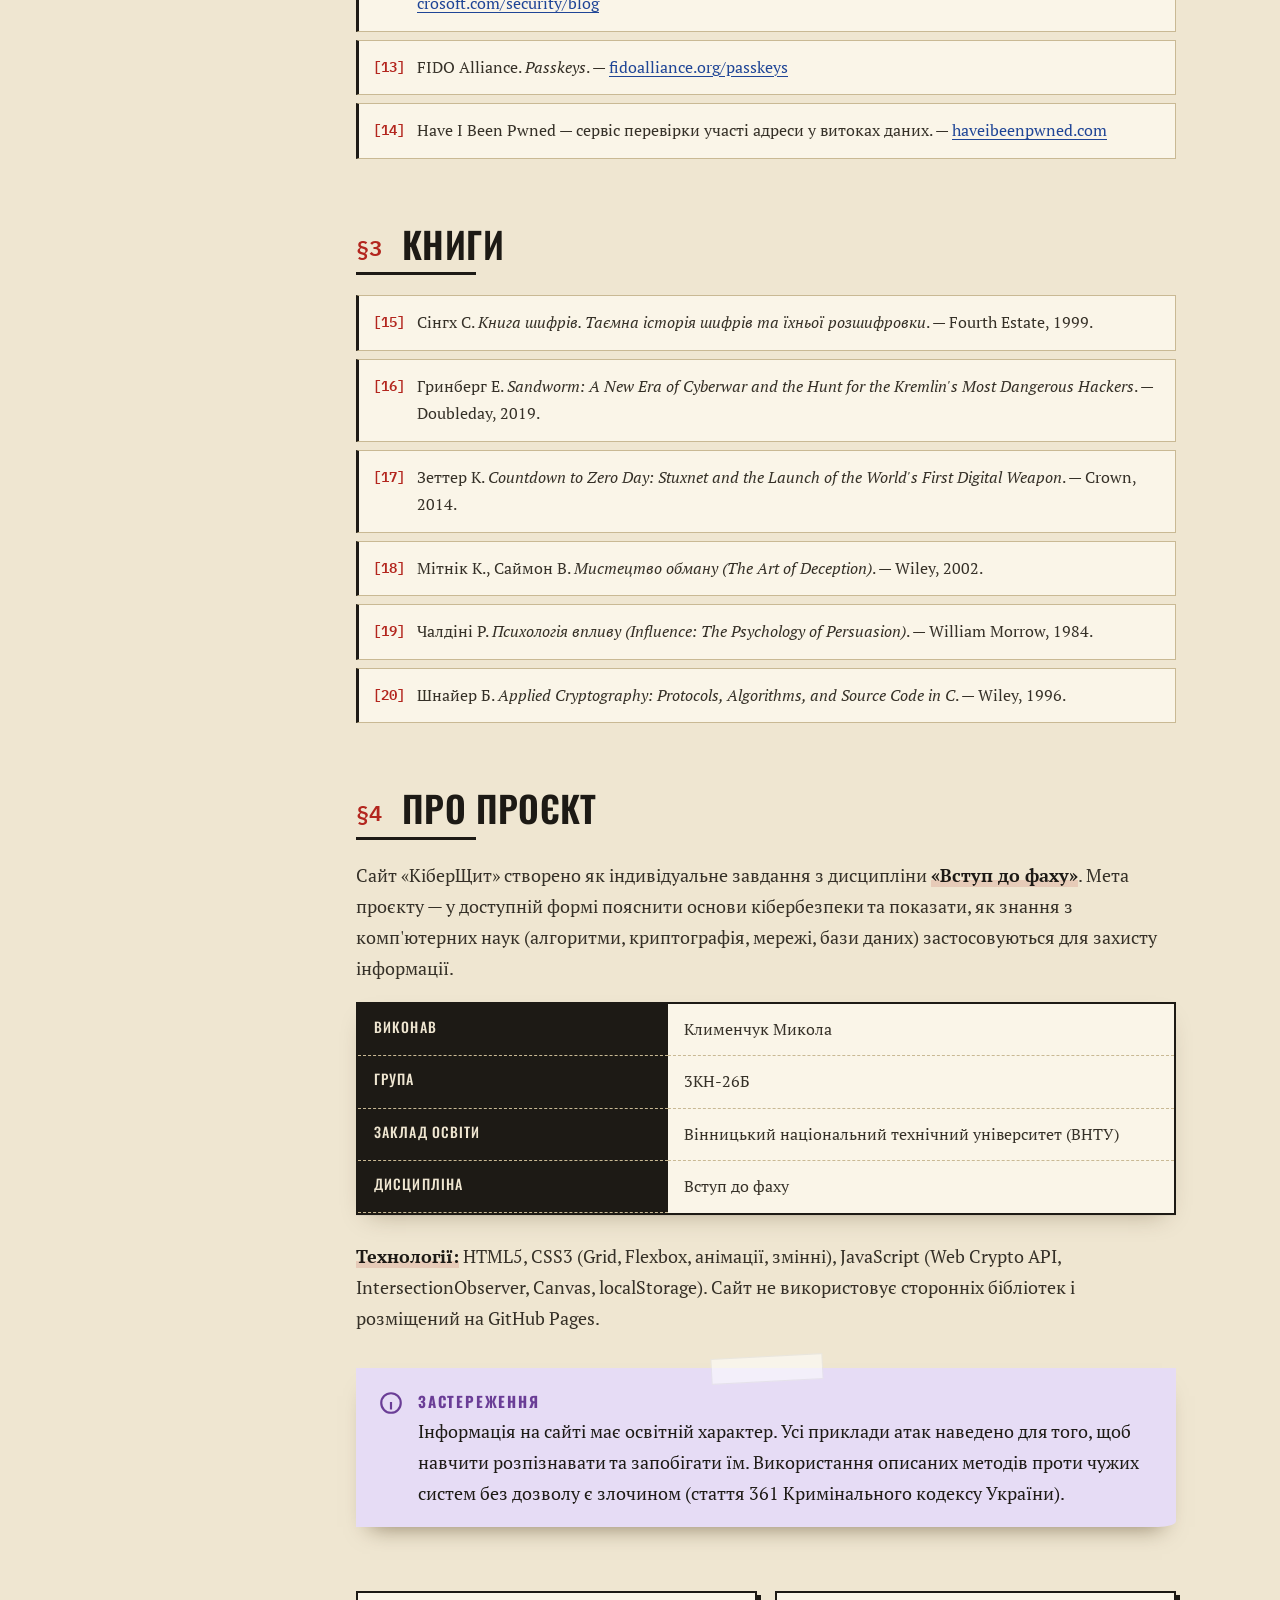
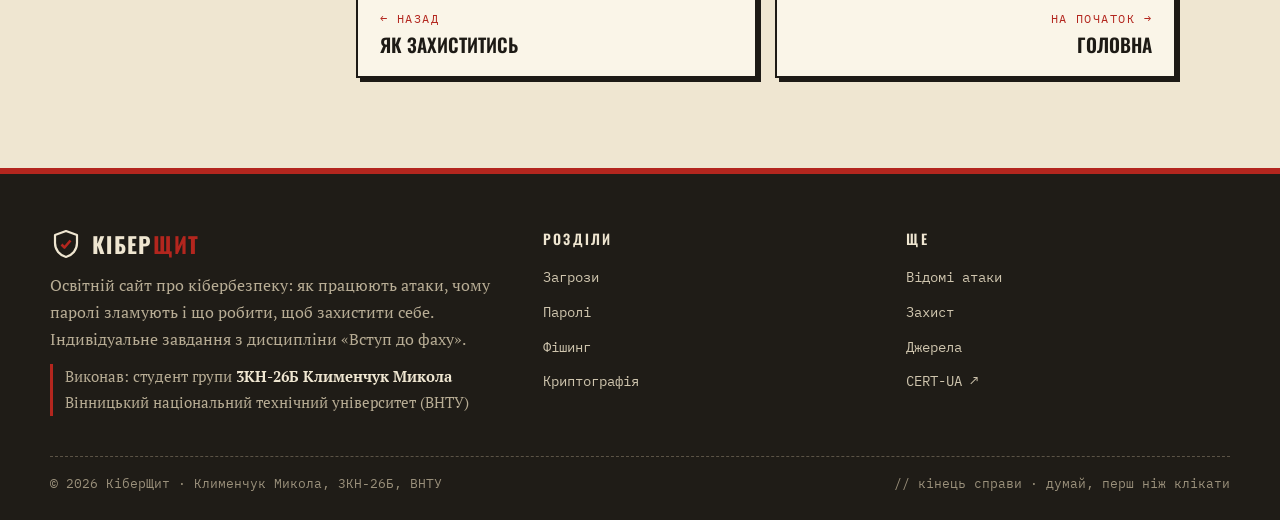
<file: sources.html>
<!DOCTYPE html>
<html lang="uk">
<head>
  <meta charset="UTF-8">
  <meta name="viewport" content="width=device-width, initial-scale=1.0">
  <title>Список джерел — КіберЩит</title>
  <meta name="description" content="Список використаних джерел та корисні ресурси з кібербезпеки.">
  <link rel="preconnect" href="https://fonts.googleapis.com">
  <link rel="preconnect" href="https://fonts.gstatic.com" crossorigin>
  <link href="https://fonts.googleapis.com/css2?family=Oswald:wght@400;500;600;700&family=PT+Serif:ital,wght@0,400;0,700;1,400&family=IBM+Plex+Mono:wght@400;500;600;700&display=swap" rel="stylesheet">
  <link rel="stylesheet" href="assets/style.css?v=3">
  <link rel="icon" href="data:image/svg+xml,<svg xmlns='http://www.w3.org/2000/svg' viewBox='0 0 32 32'><path d='M16 3 5 7v8c0 7 4.7 12.2 11 14 6.3-1.8 11-7 11-14V7L16 3Z' fill='%23b3261e'/></svg>">
</head>
<body>

<section class="page-hero">
  <svg class="big-icon" viewBox="0 0 24 24" fill="none" stroke="currentColor" stroke-width="1.2"><path d="M4 19.5A2.5 2.5 0 0 1 6.5 17H20V3H6.5A2.5 2.5 0 0 0 4 5.5v14Z"/><path d="M4 19.5A2.5 2.5 0 0 0 6.5 22H20v-5"/></svg>
  <div class="container">
    <div class="crumbs"><a href="index.html">Головна</a> / Джерела</div>
    <h1>Список джерел</h1>
    <p>Матеріали сайту підготовлено на основі звітів провідних організацій з кібербезпеки, офіційних повідомлень державних органів, наукової та науково-популярної літератури.</p>
  </div>
</section>

<div class="container article-layout">
  <aside class="toc"></aside>
  <article class="prose">

    <h2>Звіти та дослідження</h2>
    <ol class="sources">
      <li>Verizon. <em>2024 Data Breach Investigations Report (DBIR)</em>. — <a href="https://www.verizon.com/business/resources/reports/dbir/" target="_blank" rel="noopener">verizon.com/business/resources/reports/dbir</a></li>
      <li>IBM Security. <em>Cost of a Data Breach Report 2024</em>. — <a href="https://www.ibm.com/reports/data-breach" target="_blank" rel="noopener">ibm.com/reports/data-breach</a></li>
      <li>ISC2. <em>Cybersecurity Workforce Study 2023</em>. — <a href="https://www.isc2.org/research" target="_blank" rel="noopener">isc2.org/research</a></li>
      <li>Cybersecurity Ventures. <em>Cybercrime To Cost The World $10.5 Trillion Annually By 2025</em>. — <a href="https://cybersecurityventures.com/" target="_blank" rel="noopener">cybersecurityventures.com</a></li>
      <li>OWASP Foundation. <em>OWASP Top 10 — The Ten Most Critical Web Application Security Risks</em>. — <a href="https://owasp.org/www-project-top-ten/" target="_blank" rel="noopener">owasp.org/www-project-top-ten</a></li>
      <li>NIST. <em>Post-Quantum Cryptography: FIPS 203, 204, 205</em> (2024). — <a href="https://csrc.nist.gov/projects/post-quantum-cryptography" target="_blank" rel="noopener">csrc.nist.gov/projects/post-quantum-cryptography</a></li>
      <li>NIST. <em>SP 800-63B: Digital Identity Guidelines — Authentication and Lifecycle Management</em>. — <a href="https://pages.nist.gov/800-63-3/sp800-63b.html" target="_blank" rel="noopener">pages.nist.gov/800-63-3/sp800-63b.html</a></li>
    </ol>

    <h2>Державні та галузеві ресурси</h2>
    <ol class="sources" start="8" style="counter-reset: src 7">
      <li>CERT-UA — Команда реагування на комп'ютерні надзвичайні події України. — <a href="https://cert.gov.ua/" target="_blank" rel="noopener">cert.gov.ua</a></li>
      <li>Кіберполіція України. Поради з кібербезпеки та повідомлення про злочини. — <a href="https://cyberpolice.gov.ua/" target="_blank" rel="noopener">cyberpolice.gov.ua</a></li>
      <li>CISA (Cybersecurity and Infrastructure Security Agency, США). Аналіз атак на енергосистему України 2015 року (ICS Alert IR-ALERT-H-16-056-01). — <a href="https://www.cisa.gov/" target="_blank" rel="noopener">cisa.gov</a></li>
      <li>ESET Research. <em>Industroyer: Biggest threat to industrial control systems since Stuxnet</em> (2017). — <a href="https://www.welivesecurity.com/" target="_blank" rel="noopener">welivesecurity.com</a></li>
      <li>Microsoft Security. <em>One simple action you can take to prevent 99.9 percent of attacks on your accounts</em>. — <a href="https://www.microsoft.com/security/blog/" target="_blank" rel="noopener">microsoft.com/security/blog</a></li>
      <li>FIDO Alliance. <em>Passkeys</em>. — <a href="https://fidoalliance.org/passkeys/" target="_blank" rel="noopener">fidoalliance.org/passkeys</a></li>
      <li>Have I Been Pwned — сервіс перевірки участі адреси у витоках даних. — <a href="https://haveibeenpwned.com/" target="_blank" rel="noopener">haveibeenpwned.com</a></li>
    </ol>

    <h2>Книги</h2>
    <ol class="sources" start="15" style="counter-reset: src 14">
      <li>Сінгх С. <em>Книга шифрів. Таємна історія шифрів та їхньої розшифровки</em>. — Fourth Estate, 1999.</li>
      <li>Гринберг Е. <em>Sandworm: A New Era of Cyberwar and the Hunt for the Kremlin's Most Dangerous Hackers</em>. — Doubleday, 2019.</li>
      <li>Зеттер К. <em>Countdown to Zero Day: Stuxnet and the Launch of the World's First Digital Weapon</em>. — Crown, 2014.</li>
      <li>Мітнік К., Саймон В. <em>Мистецтво обману (The Art of Deception)</em>. — Wiley, 2002.</li>
      <li>Чалдіні Р. <em>Психологія впливу (Influence: The Psychology of Persuasion)</em>. — William Morrow, 1984.</li>
      <li>Шнайер Б. <em>Applied Cryptography: Protocols, Algorithms, and Source Code in C</em>. — Wiley, 1996.</li>
    </ol>

    <h2>Про проєкт</h2>
    <p>Сайт «КіберЩит» створено як індивідуальне завдання з дисципліни <strong>«Вступ до фаху»</strong>. Мета проєкту — у доступній формі пояснити основи кібербезпеки та показати, як знання з комп'ютерних наук (алгоритми, криптографія, мережі, бази даних) застосовуються для захисту інформації.</p>
    <div class="table-wrap">
      <table style="min-width:0">
        <tbody>
          <tr><th style="width:38%">Виконав</th><td>Клименчук Микола</td></tr>
          <tr><th>Група</th><td>3КН-26Б</td></tr>
          <tr><th>Заклад освіти</th><td>Вінницький національний технічний університет (ВНТУ)</td></tr>
          <tr><th>Дисципліна</th><td>Вступ до фаху</td></tr>
        </tbody>
      </table>
    </div>
    <p><strong>Технології:</strong> HTML5, CSS3 (Grid, Flexbox, анімації, змінні), JavaScript (Web Crypto API, IntersectionObserver, Canvas, localStorage). Сайт не використовує сторонніх бібліотек і розміщений на GitHub Pages.</p>
    <div class="callout info">
      <svg class="ci" viewBox="0 0 24 24" fill="none" stroke="currentColor" stroke-width="2"><circle cx="12" cy="12" r="9"/><path d="M12 8h.01M11 12h1v5h1"/></svg>
      <div><b class="t">Застереження</b><p>Інформація на сайті має освітній характер. Усі приклади атак наведено для того, щоб навчити розпізнавати та запобігати їм. Використання описаних методів проти чужих систем без дозволу є злочином (стаття 361 Кримінального кодексу України).</p></div>
    </div>

    <nav class="pager">
      <a class="prev" href="protection.html"><small>← Назад</small>Як захиститись</a>
      <a class="next" href="index.html"><small>На початок →</small>Головна</a>
    </nav>
  </article>
</div>

<script src="assets/main.js?v=3"></script>
</body>
</html>
</file>
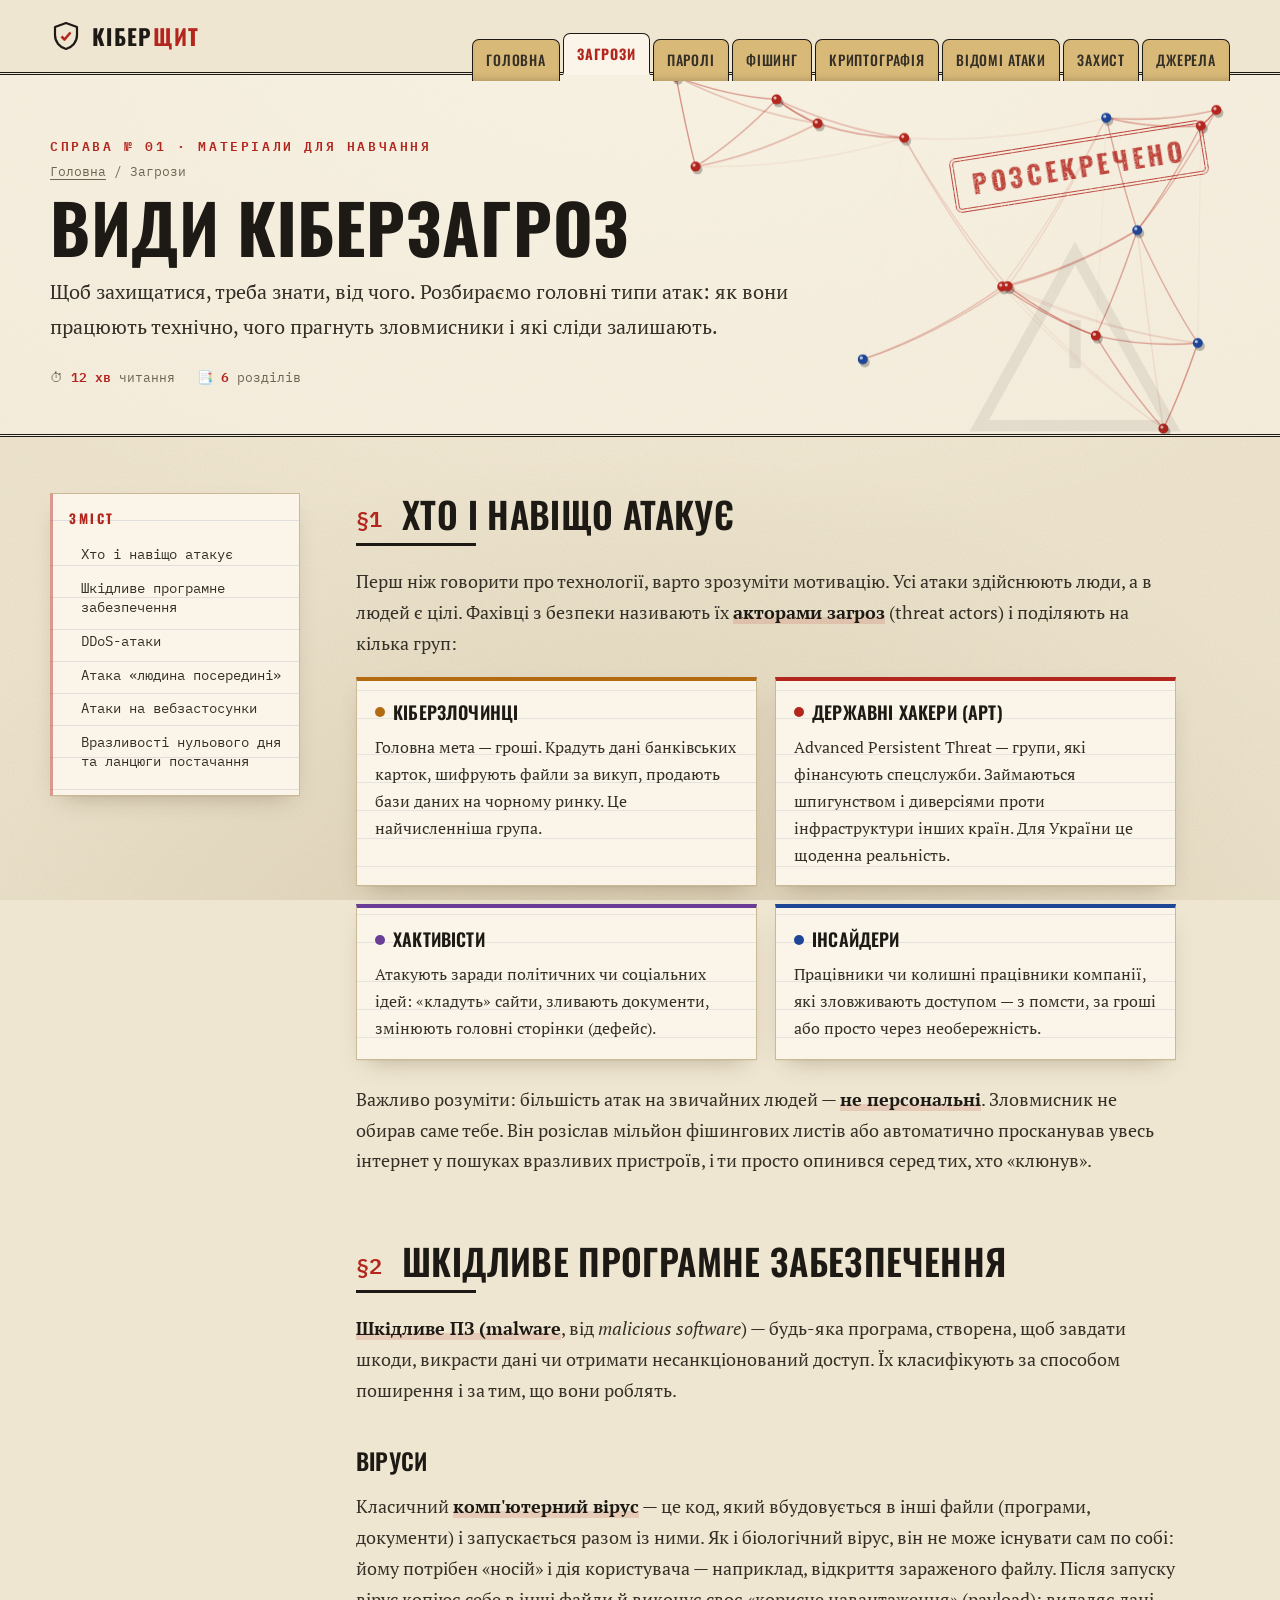
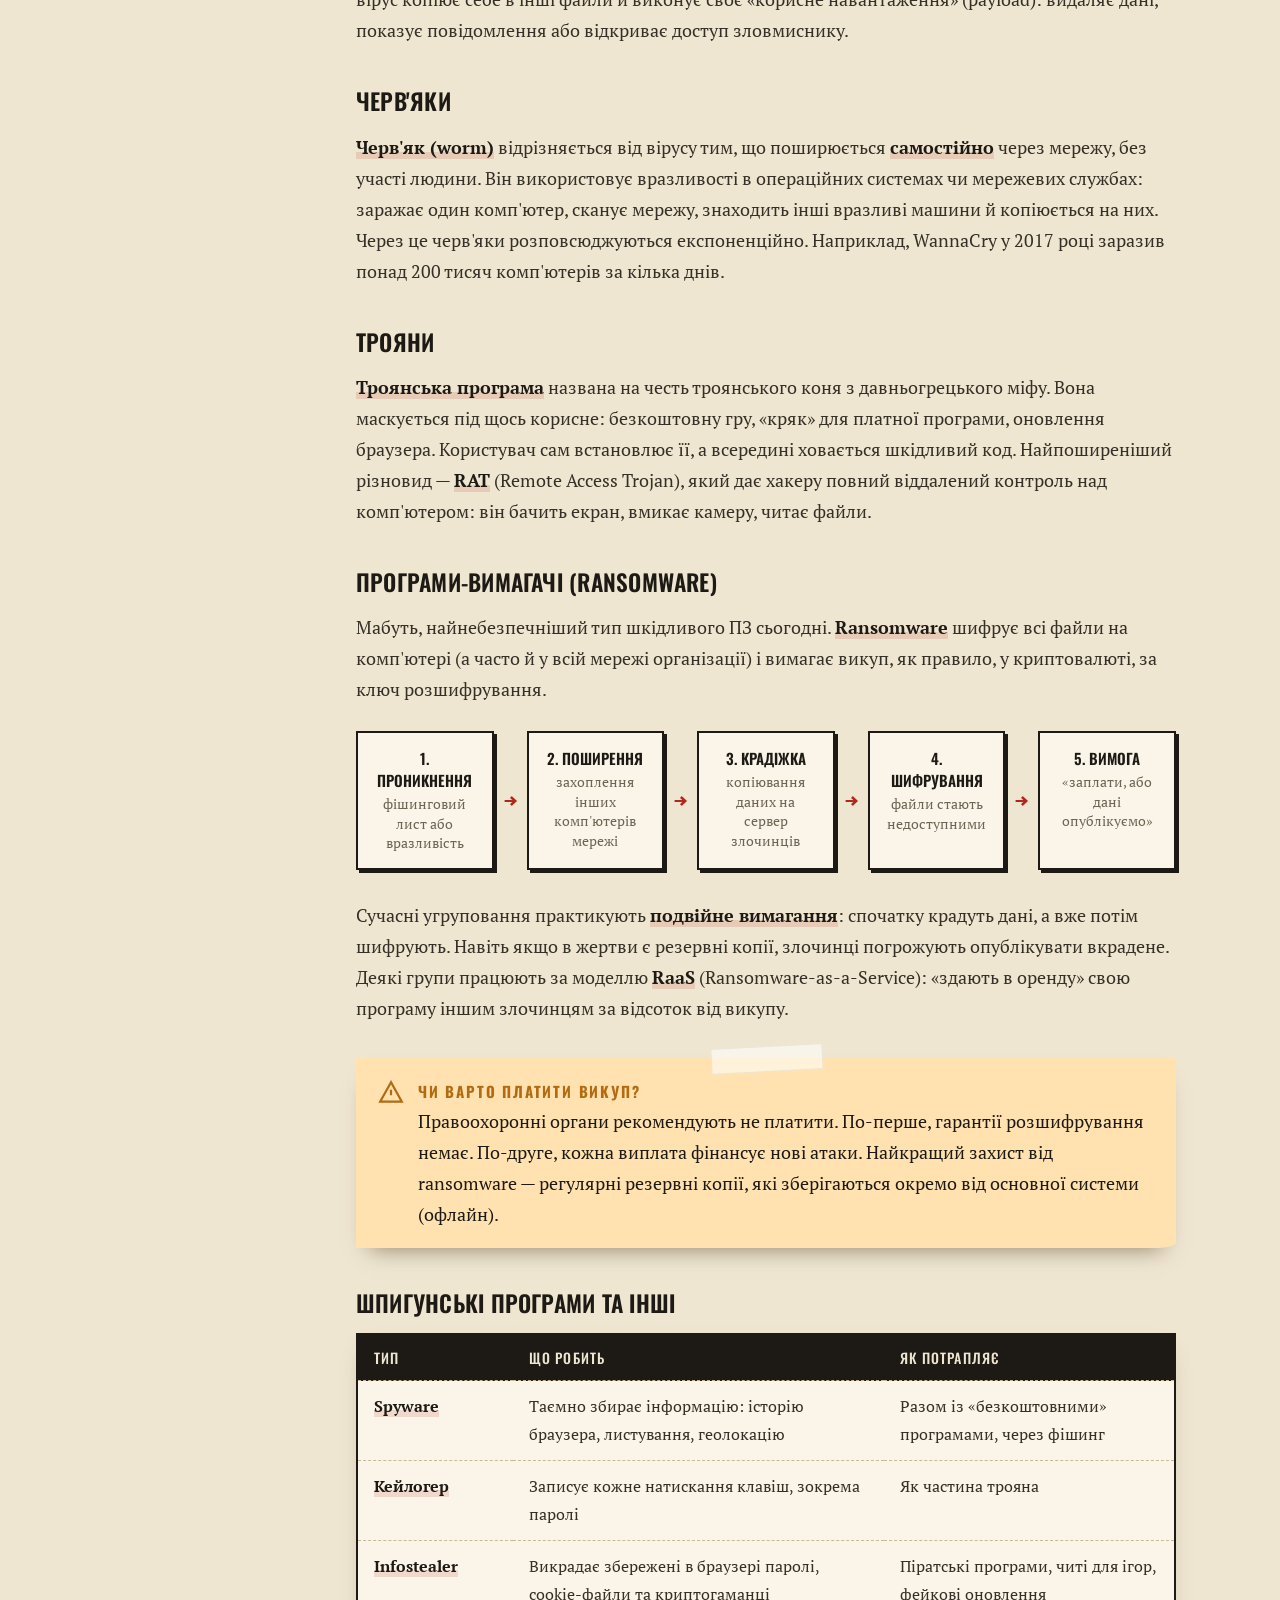
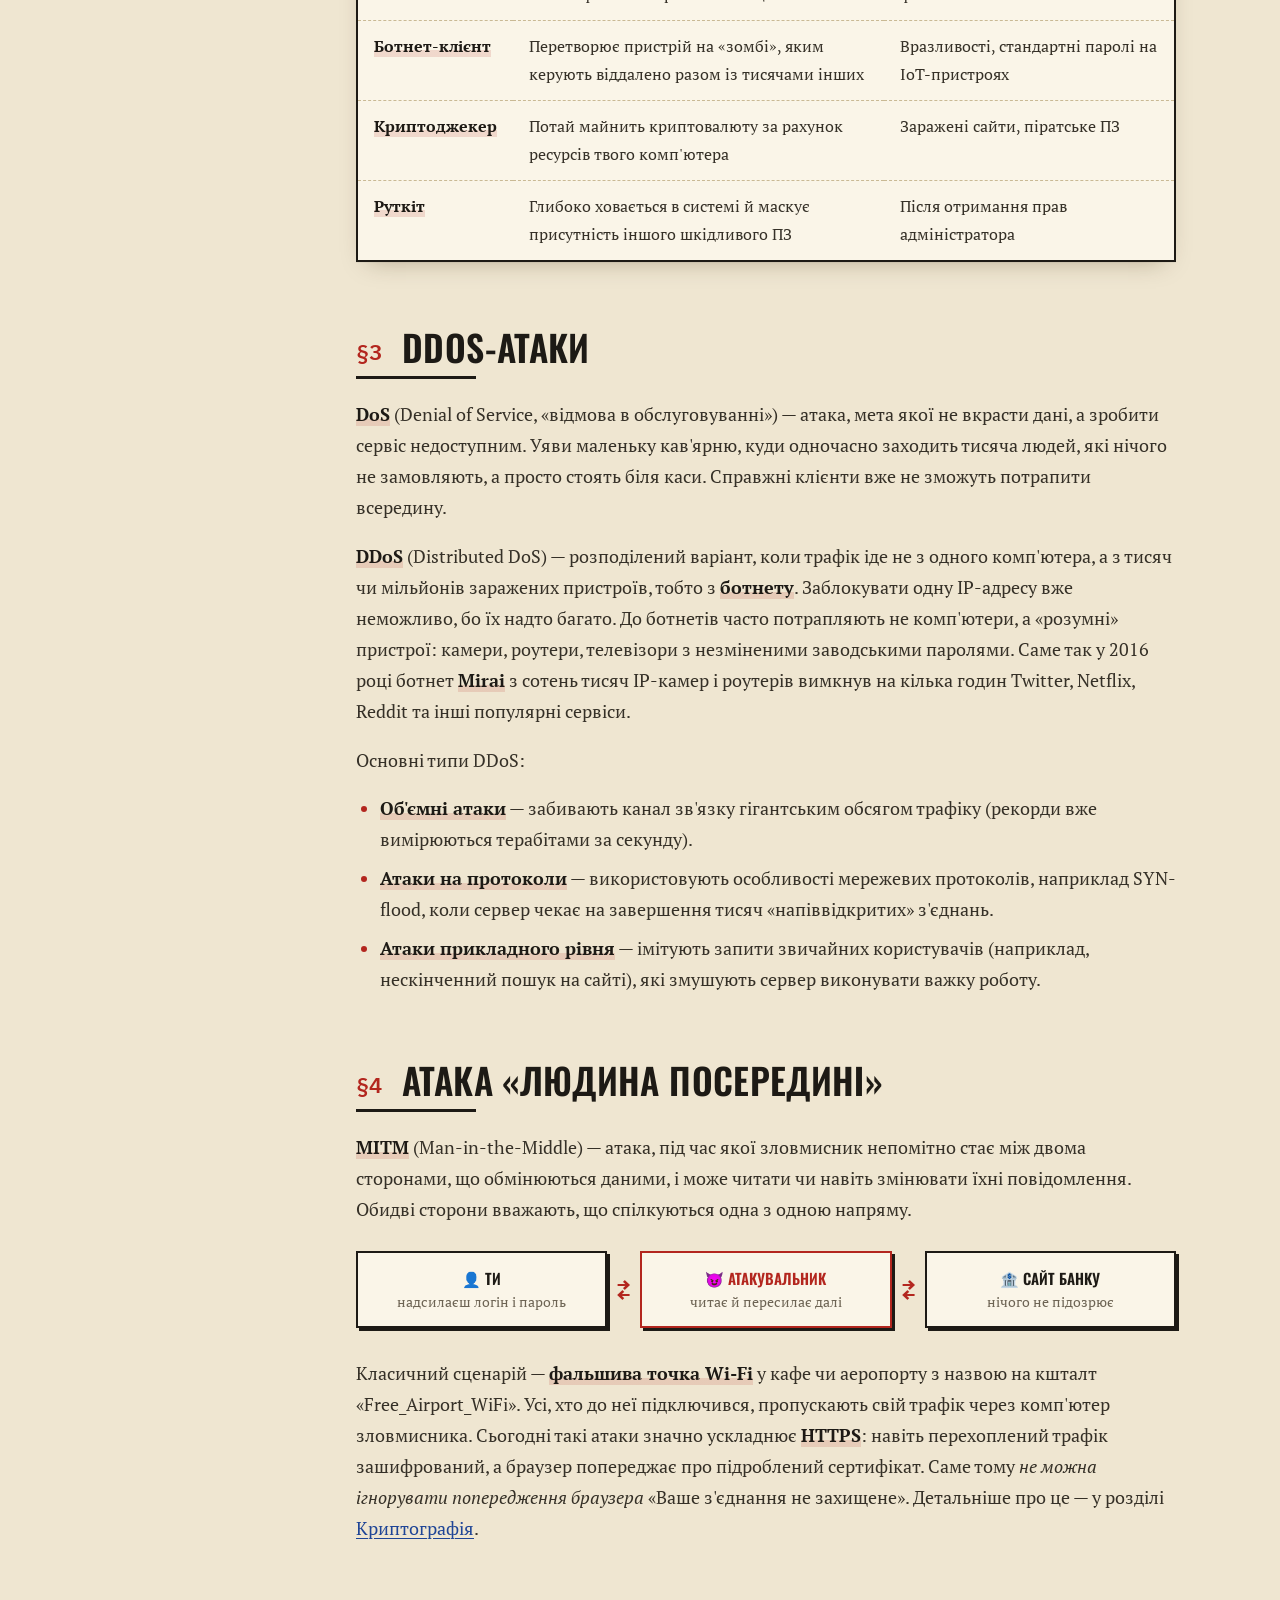
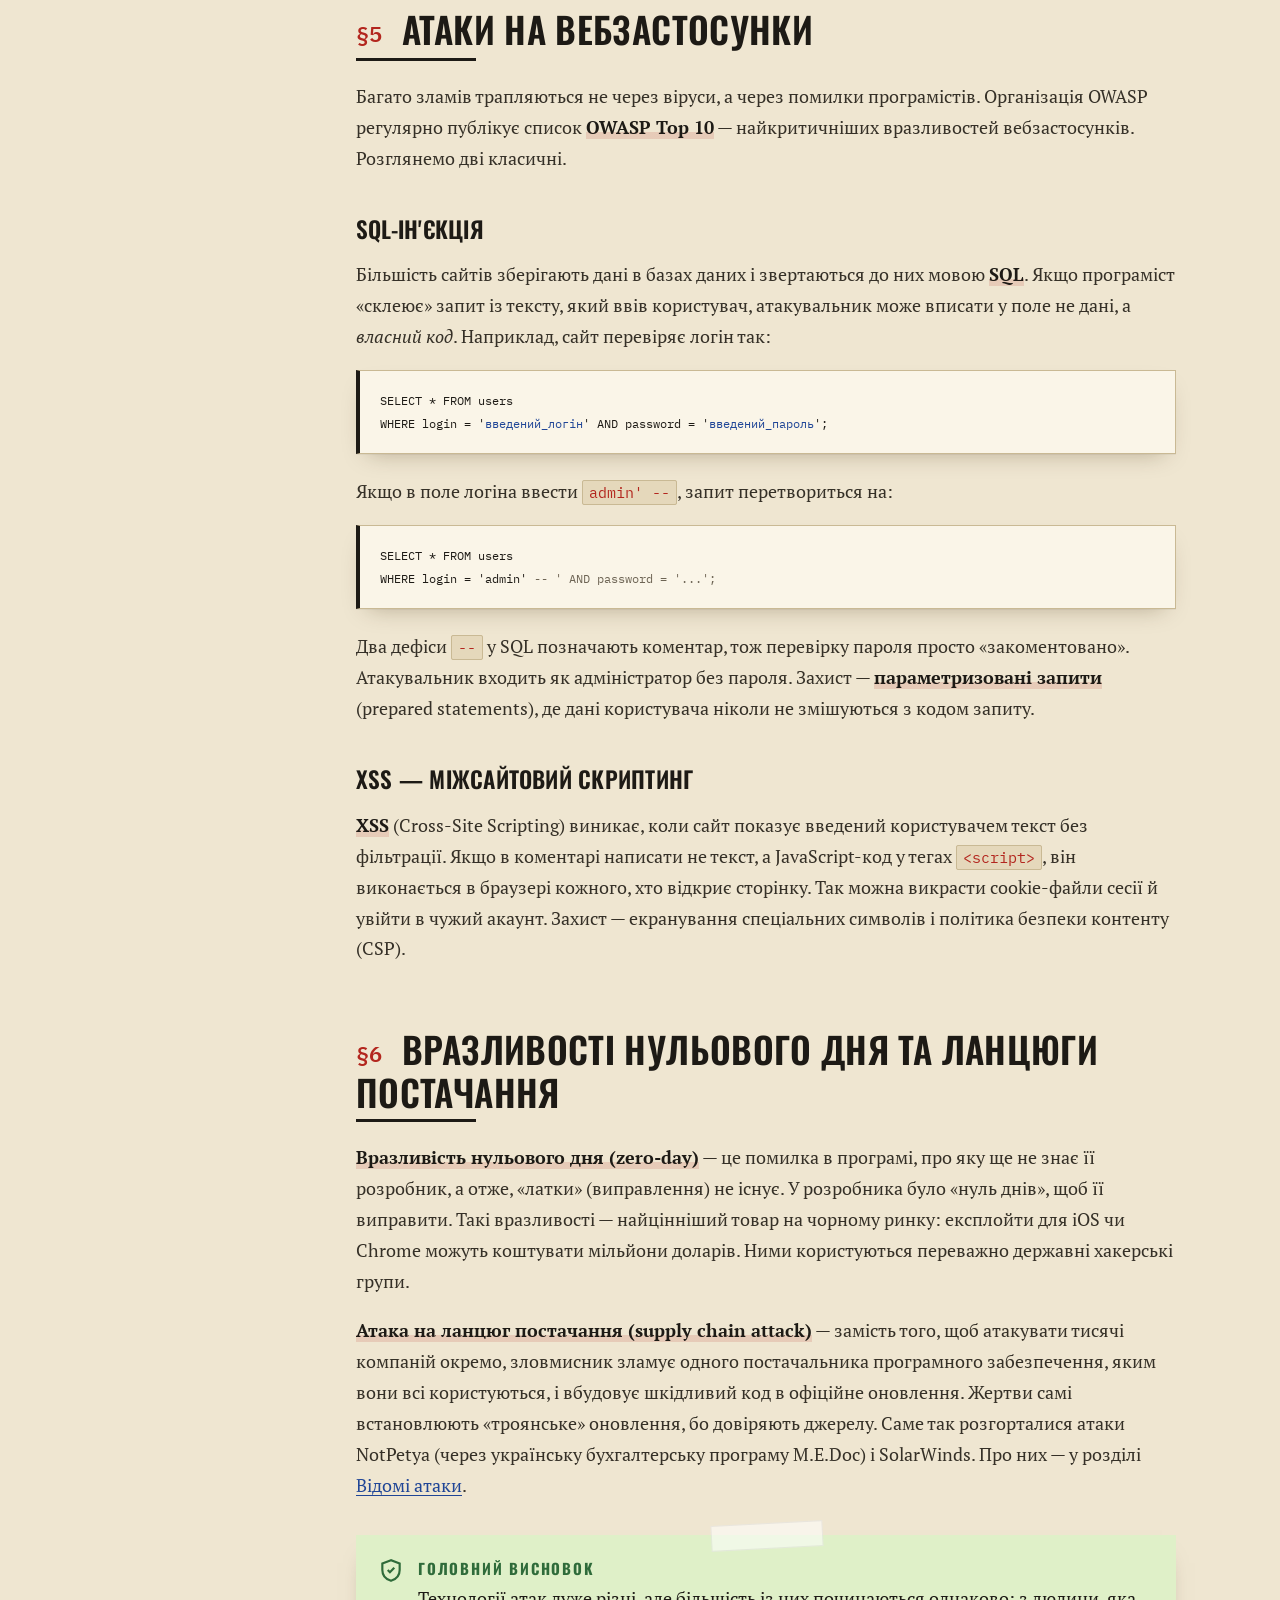
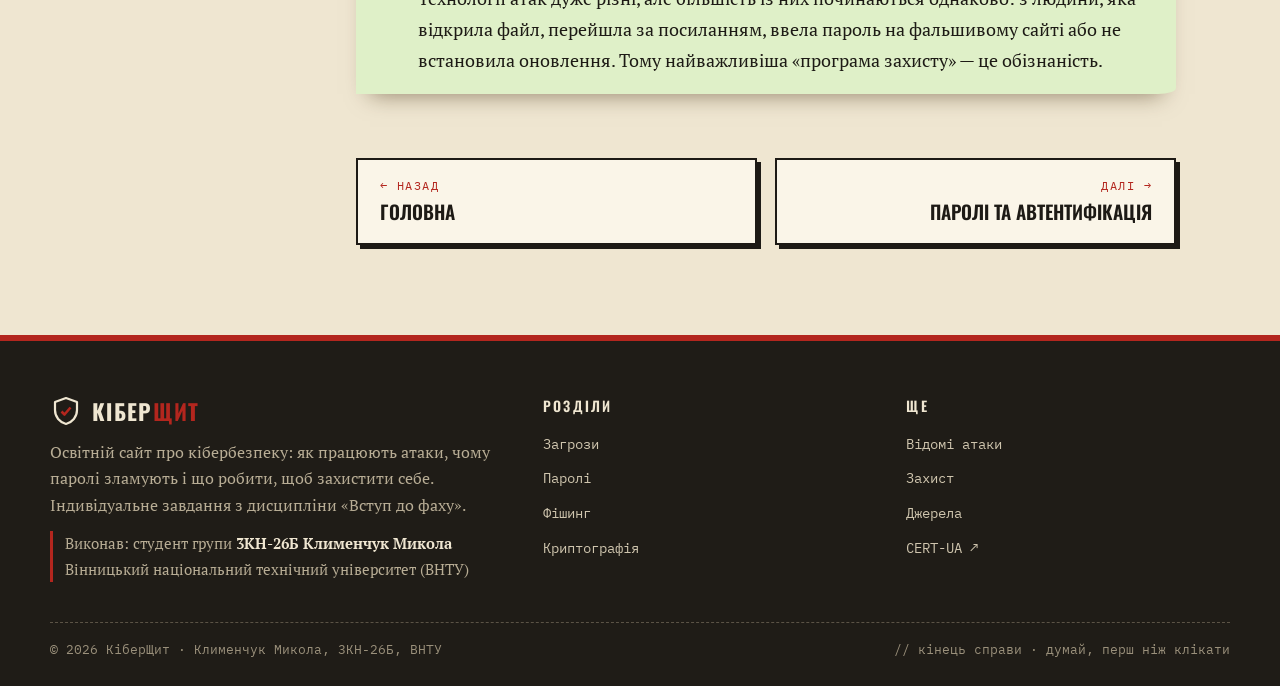
<file: threats.html>
<!DOCTYPE html>
<html lang="uk">
<head>
  <meta charset="UTF-8">
  <meta name="viewport" content="width=device-width, initial-scale=1.0">
  <title>Види кіберзагроз — КіберЩит</title>
  <meta name="description" content="Шкідливе програмне забезпечення, DDoS, атаки «людина посередині», SQL-ін'єкції та інші види кіберзагроз.">
  <link rel="preconnect" href="https://fonts.googleapis.com">
  <link rel="preconnect" href="https://fonts.gstatic.com" crossorigin>
  <link href="https://fonts.googleapis.com/css2?family=Oswald:wght@400;500;600;700&family=PT+Serif:ital,wght@0,400;0,700;1,400&family=IBM+Plex+Mono:wght@400;500;600;700&display=swap" rel="stylesheet">
  <link rel="stylesheet" href="assets/style.css?v=3">
  <link rel="icon" href="data:image/svg+xml,<svg xmlns='http://www.w3.org/2000/svg' viewBox='0 0 32 32'><path d='M16 3 5 7v8c0 7 4.7 12.2 11 14 6.3-1.8 11-7 11-14V7L16 3Z' fill='%23b3261e'/></svg>">
</head>
<body>

<section class="page-hero">
  <svg class="big-icon" viewBox="0 0 24 24" fill="none" stroke="currentColor" stroke-width="1.2"><path d="M12 2 2 20h20L12 2Z"/><path d="M12 9v5M12 17h.01"/></svg>
  <div class="container">
    <div class="crumbs"><a href="index.html">Головна</a> / Загрози</div>
    <h1>Види кіберзагроз</h1>
    <p>Щоб захищатися, треба знати, від чого. Розбираємо головні типи атак: як вони працюють технічно, чого прагнуть зловмисники і які сліди залишають.</p>
    <div class="meta"><span>⏱ <b>12 хв</b> читання</span><span>📑 <b>6</b> розділів</span></div>
  </div>
</section>

<div class="container article-layout">
  <aside class="toc"></aside>
  <article class="prose">

    <h2>Хто і навіщо атакує</h2>
    <p>Перш ніж говорити про технології, варто зрозуміти мотивацію. Усі атаки здійснюють люди, а в людей є цілі. Фахівці з безпеки називають їх <strong>акторами загроз</strong> (threat actors) і поділяють на кілька груп:</p>
    <div class="grid-2">
      <div class="mini" style="--c: var(--amber)"><h4><span class="dot"></span>Кіберзлочинці</h4><p>Головна мета — гроші. Крадуть дані банківських карток, шифрують файли за викуп, продають бази даних на чорному ринку. Це найчисленніша група.</p></div>
      <div class="mini" style="--c: var(--red)"><h4><span class="dot"></span>Державні хакери (APT)</h4><p>Advanced Persistent Threat — групи, які фінансують спецслужби. Займаються шпигунством і диверсіями проти інфраструктури інших країн. Для України це щоденна реальність.</p></div>
      <div class="mini" style="--c: var(--violet)"><h4><span class="dot"></span>Хактивісти</h4><p>Атакують заради політичних чи соціальних ідей: «кладуть» сайти, зливають документи, змінюють головні сторінки (дефейс).</p></div>
      <div class="mini" style="--c: var(--cyan)"><h4><span class="dot"></span>Інсайдери</h4><p>Працівники чи колишні працівники компанії, які зловживають доступом — з помсти, за гроші або просто через необережність.</p></div>
    </div>
    <p>Важливо розуміти: більшість атак на звичайних людей — <strong>не персональні</strong>. Зловмисник не обирав саме тебе. Він розіслав мільйон фішингових листів або автоматично просканував увесь інтернет у пошуках вразливих пристроїв, і ти просто опинився серед тих, хто «клюнув».</p>

    <h2>Шкідливе програмне забезпечення</h2>
    <p><strong>Шкідливе ПЗ (malware</strong>, від <em>malicious software</em>) — будь-яка програма, створена, щоб завдати шкоди, викрасти дані чи отримати несанкціонований доступ. Їх класифікують за способом поширення і за тим, що вони роблять.</p>

    <h3>Віруси</h3>
    <p>Класичний <strong>комп'ютерний вірус</strong> — це код, який вбудовується в інші файли (програми, документи) і запускається разом із ними. Як і біологічний вірус, він не може існувати сам по собі: йому потрібен «носій» і дія користувача — наприклад, відкриття зараженого файлу. Після запуску вірус копіює себе в інші файли й виконує своє «корисне навантаження» (payload): видаляє дані, показує повідомлення або відкриває доступ зловмиснику.</p>

    <h3>Черв'яки</h3>
    <p><strong>Черв'як (worm)</strong> відрізняється від вірусу тим, що поширюється <strong>самостійно</strong> через мережу, без участі людини. Він використовує вразливості в операційних системах чи мережевих службах: заражає один комп'ютер, сканує мережу, знаходить інші вразливі машини й копіюється на них. Через це черв'яки розповсюджуються експоненційно. Наприклад, WannaCry у 2017 році заразив понад 200 тисяч комп'ютерів за кілька днів.</p>

    <h3>Трояни</h3>
    <p><strong>Троянська програма</strong> названа на честь троянського коня з давньогрецького міфу. Вона маскується під щось корисне: безкоштовну гру, «кряк» для платної програми, оновлення браузера. Користувач сам встановлює її, а всередині ховається шкідливий код. Найпоширеніший різновид — <strong>RAT</strong> (Remote Access Trojan), який дає хакеру повний віддалений контроль над комп'ютером: він бачить екран, вмикає камеру, читає файли.</p>

    <h3>Програми-вимагачі (Ransomware)</h3>
    <p>Мабуть, найнебезпечніший тип шкідливого ПЗ сьогодні. <strong>Ransomware</strong> шифрує всі файли на комп'ютері (а часто й у всій мережі організації) і вимагає викуп, як правило, у криптовалюті, за ключ розшифрування.</p>
    <div class="flow">
      <div class="step"><b>1. Проникнення</b><span>фішинговий лист або вразливість</span></div>
      <div class="arrow">→</div>
      <div class="step"><b>2. Поширення</b><span>захоплення інших комп'ютерів мережі</span></div>
      <div class="arrow">→</div>
      <div class="step"><b>3. Крадіжка</b><span>копіювання даних на сервер злочинців</span></div>
      <div class="arrow">→</div>
      <div class="step"><b>4. Шифрування</b><span>файли стають недоступними</span></div>
      <div class="arrow">→</div>
      <div class="step"><b>5. Вимога</b><span>«заплати, або дані опублікуємо»</span></div>
    </div>
    <p>Сучасні угруповання практикують <strong>подвійне вимагання</strong>: спочатку крадуть дані, а вже потім шифрують. Навіть якщо в жертви є резервні копії, злочинці погрожують опублікувати вкрадене. Деякі групи працюють за моделлю <strong>RaaS</strong> (Ransomware-as-a-Service): «здають в оренду» свою програму іншим злочинцям за відсоток від викупу.</p>
    <div class="callout warn">
      <svg class="ci" viewBox="0 0 24 24" fill="none" stroke="currentColor" stroke-width="2"><path d="M12 2 2 20h20L12 2Z"/><path d="M12 9v5M12 17h.01"/></svg>
      <div><b class="t">Чи варто платити викуп?</b><p>Правоохоронні органи рекомендують не платити. По-перше, гарантії розшифрування немає. По-друге, кожна виплата фінансує нові атаки. Найкращий захист від ransomware — регулярні резервні копії, які зберігаються окремо від основної системи (офлайн).</p></div>
    </div>

    <h3>Шпигунські програми та інші</h3>
    <div class="table-wrap">
      <table>
        <thead><tr><th>Тип</th><th>Що робить</th><th>Як потрапляє</th></tr></thead>
        <tbody>
          <tr><td><strong>Spyware</strong></td><td>Таємно збирає інформацію: історію браузера, листування, геолокацію</td><td>Разом із «безкоштовними» програмами, через фішинг</td></tr>
          <tr><td><strong>Кейлогер</strong></td><td>Записує кожне натискання клавіш, зокрема паролі</td><td>Як частина трояна</td></tr>
          <tr><td><strong>Infostealer</strong></td><td>Викрадає збережені в браузері паролі, cookie-файли та криптогаманці</td><td>Піратські програми, читі для ігор, фейкові оновлення</td></tr>
          <tr><td><strong>Ботнет-клієнт</strong></td><td>Перетворює пристрій на «зомбі», яким керують віддалено разом із тисячами інших</td><td>Вразливості, стандартні паролі на IoT-пристроях</td></tr>
          <tr><td><strong>Криптоджекер</strong></td><td>Потай майнить криптовалюту за рахунок ресурсів твого комп'ютера</td><td>Заражені сайти, піратське ПЗ</td></tr>
          <tr><td><strong>Руткіт</strong></td><td>Глибоко ховається в системі й маскує присутність іншого шкідливого ПЗ</td><td>Після отримання прав адміністратора</td></tr>
        </tbody>
      </table>
    </div>

    <h2>DDoS-атаки</h2>
    <p><strong>DoS</strong> (Denial of Service, «відмова в обслуговуванні») — атака, мета якої не вкрасти дані, а зробити сервіс недоступним. Уяви маленьку кав'ярню, куди одночасно заходить тисяча людей, які нічого не замовляють, а просто стоять біля каси. Справжні клієнти вже не зможуть потрапити всередину.</p>
    <p><strong>DDoS</strong> (Distributed DoS) — розподілений варіант, коли трафік іде не з одного комп'ютера, а з тисяч чи мільйонів заражених пристроїв, тобто з <strong>ботнету</strong>. Заблокувати одну IP-адресу вже неможливо, бо їх надто багато. До ботнетів часто потрапляють не комп'ютери, а «розумні» пристрої: камери, роутери, телевізори з незміненими заводськими паролями. Саме так у 2016 році ботнет <strong>Mirai</strong> з сотень тисяч IP-камер і роутерів вимкнув на кілька годин Twitter, Netflix, Reddit та інші популярні сервіси.</p>
    <p>Основні типи DDoS:</p>
    <ul>
      <li><strong>Об'ємні атаки</strong> — забивають канал зв'язку гігантським обсягом трафіку (рекорди вже вимірюються терабітами за секунду).</li>
      <li><strong>Атаки на протоколи</strong> — використовують особливості мережевих протоколів, наприклад SYN-flood, коли сервер чекає на завершення тисяч «напіввідкритих» з'єднань.</li>
      <li><strong>Атаки прикладного рівня</strong> — імітують запити звичайних користувачів (наприклад, нескінченний пошук на сайті), які змушують сервер виконувати важку роботу.</li>
    </ul>

    <h2>Атака «людина посередині»</h2>
    <p><strong>MITM</strong> (Man-in-the-Middle) — атака, під час якої зловмисник непомітно стає між двома сторонами, що обмінюються даними, і може читати чи навіть змінювати їхні повідомлення. Обидві сторони вважають, що спілкуються одна з одною напряму.</p>
    <div class="flow">
      <div class="step"><b>👤 Ти</b><span>надсилаєш логін і пароль</span></div>
      <div class="arrow">⇄</div>
      <div class="step" style="border-color: var(--red)"><b style="color:var(--red)">😈 Атакувальник</b><span>читає й пересилає далі</span></div>
      <div class="arrow">⇄</div>
      <div class="step"><b>🏦 Сайт банку</b><span>нічого не підозрює</span></div>
    </div>
    <p>Класичний сценарій — <strong>фальшива точка Wi-Fi</strong> у кафе чи аеропорту з назвою на кшталт «Free_Airport_WiFi». Усі, хто до неї підключився, пропускають свій трафік через комп'ютер зловмисника. Сьогодні такі атаки значно ускладнює <strong>HTTPS</strong>: навіть перехоплений трафік зашифрований, а браузер попереджає про підроблений сертифікат. Саме тому <em>не можна ігнорувати попередження браузера</em> «Ваше з'єднання не захищене». Детальніше про це — у розділі <a href="crypto.html">Криптографія</a>.</p>

    <h2>Атаки на вебзастосунки</h2>
    <p>Багато зламів трапляються не через віруси, а через помилки програмістів. Організація OWASP регулярно публікує список <strong>OWASP Top 10</strong> — найкритичніших вразливостей вебзастосунків. Розглянемо дві класичні.</p>

    <h3>SQL-ін'єкція</h3>
    <p>Більшість сайтів зберігають дані в базах даних і звертаються до них мовою <strong>SQL</strong>. Якщо програміст «склеює» запит із тексту, який ввів користувач, атакувальник може вписати у поле не дані, а <em>власний код</em>. Наприклад, сайт перевіряє логін так:</p>
<pre><code>SELECT * FROM users
WHERE login = '<span style="color:var(--cyan)">введений_логін</span>' AND password = '<span style="color:var(--cyan)">введений_пароль</span>';</code></pre>
    <p>Якщо в поле логіна ввести <code>admin' --</code>, запит перетвориться на:</p>
<pre><code>SELECT * FROM users
WHERE login = 'admin' <span style="color:var(--muted)">-- ' AND password = '...';</span></code></pre>
    <p>Два дефіси <code>--</code> у SQL позначають коментар, тож перевірку пароля просто «закоментовано». Атакувальник входить як адміністратор без пароля. Захист — <strong>параметризовані запити</strong> (prepared statements), де дані користувача ніколи не змішуються з кодом запиту.</p>

    <h3>XSS — міжсайтовий скриптинг</h3>
    <p><strong>XSS</strong> (Cross-Site Scripting) виникає, коли сайт показує введений користувачем текст без фільтрації. Якщо в коментарі написати не текст, а JavaScript-код у тегах <code>&lt;script&gt;</code>, він виконається в браузері кожного, хто відкриє сторінку. Так можна викрасти cookie-файли сесії й увійти в чужий акаунт. Захист — екранування спеціальних символів і політика безпеки контенту (CSP).</p>

    <h2>Вразливості нульового дня та ланцюги постачання</h2>
    <p><strong>Вразливість нульового дня (zero-day)</strong> — це помилка в програмі, про яку ще не знає її розробник, а отже, «латки» (виправлення) не існує. У розробника було «нуль днів», щоб її виправити. Такі вразливості — найцінніший товар на чорному ринку: експлойти для iOS чи Chrome можуть коштувати мільйони доларів. Ними користуються переважно державні хакерські групи.</p>
    <p><strong>Атака на ланцюг постачання (supply chain attack)</strong> — замість того, щоб атакувати тисячі компаній окремо, зловмисник зламує одного постачальника програмного забезпечення, яким вони всі користуються, і вбудовує шкідливий код в офіційне оновлення. Жертви самі встановлюють «троянське» оновлення, бо довіряють джерелу. Саме так розгорталися атаки NotPetya (через українську бухгалтерську програму M.E.Doc) і SolarWinds. Про них — у розділі <a href="attacks.html">Відомі атаки</a>.</p>

    <div class="callout ok">
      <svg class="ci" viewBox="0 0 24 24" fill="none" stroke="currentColor" stroke-width="2"><path d="M12 3 4 6v6c0 5 3.4 8.6 8 10 4.6-1.4 8-5 8-10V6l-8-3Z"/><path d="m9 12 2 2 4-4"/></svg>
      <div><b class="t">Головний висновок</b><p>Технології атак дуже різні, але більшість із них починаються однаково: з людини, яка відкрила файл, перейшла за посиланням, ввела пароль на фальшивому сайті або не встановила оновлення. Тому найважливіша «програма захисту» — це обізнаність.</p></div>
    </div>

    <nav class="pager">
      <a class="prev" href="index.html"><small>← Назад</small>Головна</a>
      <a class="next" href="passwords.html"><small>Далі →</small>Паролі та автентифікація</a>
    </nav>
  </article>
</div>

<script src="assets/main.js?v=3"></script>
</body>
</html>
</file>
<file: assets/style.css>
/* ==========================================================
   КіберЩит — стиль «Секретне досьє»
   Папір, друкарська машинка, штампи, вкладки-папки
   ========================================================== */

:root {
  --paper: #efe6d1;
  --paper-2: #e5d8bb;
  --card: #faf5e8;
  --ink: #1d1a15;
  --ink-2: #353027;
  --muted: #6d6454;
  --line: #c9b994;
  --manila: #d8b978;
  --manila-2: #e7cf9b;

  /* Кольори «чорнил». Старі назви збережено, щоб працювали inline-стилі */
  --red: #b3261e;
  --cyan: #1f4596;      /* сині чорнила */
  --violet: #6a3d96;
  --green: #2f6b3a;
  --amber: #b26b12;

  --bg: var(--paper);
  --bg-2: var(--paper-2);
  --surface: var(--card);
  --surface-2: var(--paper-2);
  --border: var(--line);
  --text: var(--ink-2);
  --heading: var(--ink);
  --accent: var(--red);

  --radius: 4px;
  --display: "Oswald", "Arial Narrow", sans-serif;
  --sans: "PT Serif", Georgia, serif;
  --mono: "IBM Plex Mono", "Courier New", monospace;
  --maxw: 1180px;
  --shadow: 0 1px 0 rgba(0,0,0,.04), 0 10px 24px -12px rgba(60,40,10,.35);
}

* { box-sizing: border-box; }
html { scroll-behavior: smooth; scroll-padding-top: 100px; }
body {
  margin: 0;
  color: var(--text);
  font: 18px/1.72 var(--sans);
  background-color: var(--paper);
  background-image:
    url("data:image/svg+xml,%3Csvg xmlns='http://www.w3.org/2000/svg' width='220' height='220'%3E%3Cfilter id='n'%3E%3CfeTurbulence type='fractalNoise' baseFrequency='.85' numOctaves='3' stitchTiles='stitch'/%3E%3CfeColorMatrix values='0 0 0 0 .35 0 0 0 0 .27 0 0 0 0 .12 0 0 0 .11 0'/%3E%3C/filter%3E%3Crect width='100%25' height='100%25' filter='url(%23n)'/%3E%3C/svg%3E"),
    radial-gradient(1400px 800px at 50% 0%, rgba(255,250,235,.7), transparent 70%),
    radial-gradient(1200px 900px at 50% 120%, rgba(120,90,40,.18), transparent 70%);
  background-attachment: fixed;
  -webkit-font-smoothing: antialiased;
  overflow-x: hidden;
}
img { max-width: 100%; display: block; }
a { color: var(--cyan); text-decoration: underline; text-decoration-thickness: 1px; text-underline-offset: 3px; }
a:hover { color: var(--red); }
::selection { background: rgba(179,38,30,.85); color: #fff; }
h1, h2, h3, h4 { font-family: var(--display); font-weight: 600; letter-spacing: .01em; }

.container { width: min(var(--maxw), 100% - 32px); margin-inline: auto; }

/* ---------- Прогрес прокрутки ---------- */
.progress { position: fixed; top: 0; left: 0; height: 4px; width: 0; background: var(--red); z-index: 200; }

/* ---------- Шапка з вкладками-папками ---------- */
.header {
  position: sticky; top: 0; z-index: 100;
  background: rgba(239,230,209,.94);
  backdrop-filter: blur(6px);
  border-bottom: 3px double var(--ink);
}
.header .container { display: flex; align-items: flex-end; justify-content: space-between; height: 72px; gap: 16px; }
.logo {
  display: flex; align-items: center; gap: 10px; align-self: center;
  font: 700 22px var(--display); text-transform: uppercase; letter-spacing: .06em;
  color: var(--ink); white-space: nowrap; text-decoration: none;
}
.logo:hover { color: var(--ink); }
.logo svg { width: 32px; height: 32px; }
.logo b { color: var(--red); font-weight: inherit; }

.nav { display: flex; gap: 3px; margin-bottom: -3px; }
.nav a {
  font: 500 14px var(--display); text-transform: uppercase; letter-spacing: .06em;
  color: var(--ink-2); text-decoration: none;
  padding: 9px 13px 8px; border: 1px solid var(--ink); border-bottom: 0;
  border-radius: 7px 7px 0 0; background: var(--manila);
  transform: translateY(6px); transition: transform .2s, background .2s;
  box-shadow: inset 0 -6px 8px -6px rgba(0,0,0,.25);
}
.nav a:hover { transform: translateY(2px); background: var(--manila-2); color: var(--ink); }
.nav a.active {
  background: var(--card); color: var(--red); transform: none; font-weight: 700;
  border-bottom: 3px solid var(--card); box-shadow: none; position: relative; z-index: 1;
}
.burger { display: none; align-self: center; background: var(--card); border: 2px solid var(--ink); border-radius: 4px; color: var(--ink); width: 44px; height: 44px; cursor: pointer; }
.burger span, .burger span::before, .burger span::after {
  display: block; width: 18px; height: 2px; background: currentColor; margin: auto; position: relative; transition: .3s;
}
.burger span::before, .burger span::after { content: ""; position: absolute; left: 0; }
.burger span::before { top: -6px; }
.burger span::after { top: 6px; }
.burger.open span { background: transparent; }
.burger.open span::before { top: 0; transform: rotate(45deg); }
.burger.open span::after { top: 0; transform: rotate(-45deg); }

@media (max-width: 1040px) {
  .header .container { align-items: center; }
  .burger { display: block; }
  .nav {
    position: fixed; top: 75px; left: 0; right: 0; margin: 0;
    flex-direction: column; gap: 6px; padding: 14px 16px 20px;
    background: var(--paper); border-bottom: 3px double var(--ink);
    transform: translateY(-130%); transition: transform .35s ease; z-index: 99;
  }
  .nav.open { transform: none; }
  .nav a, .nav a.active { transform: none; border: 1px solid var(--ink); border-radius: 4px; font-size: 16px; padding: 12px 14px; }
}

/* ---------- Кнопки ---------- */
.btn {
  display: inline-flex; align-items: center; gap: 8px; position: relative; overflow: hidden;
  padding: 13px 24px; border-radius: 3px; cursor: pointer; text-decoration: none;
  font: 600 16px var(--display); text-transform: uppercase; letter-spacing: .08em;
  color: var(--paper); background: var(--ink); border: 2px solid var(--ink);
  box-shadow: 4px 4px 0 var(--red); transition: transform .15s, box-shadow .15s;
}
.btn:hover { color: var(--paper); transform: translate(-2px, -2px); box-shadow: 6px 6px 0 var(--red); }
.btn:active { transform: translate(2px, 2px); box-shadow: 1px 1px 0 var(--red); }
.btn.ghost { background: transparent; color: var(--ink); box-shadow: 4px 4px 0 var(--ink); }
.btn.ghost:hover { background: var(--card); color: var(--ink); box-shadow: 6px 6px 0 var(--ink); }
.btn.small { padding: 8px 16px; font-size: 14px; }
.btn::after {
  content: ""; position: absolute; top: 0; left: -75%; width: 50%; height: 100%;
  background: linear-gradient(120deg, transparent, rgba(255,255,255,.35), transparent);
  transform: skewX(-20deg); pointer-events: none;
}
.btn:hover::after { animation: shine .8s ease; }
@keyframes shine { to { left: 130%; } }

/* ---------- Штампи ---------- */
.stamp {
  display: inline-block; font: 700 22px var(--display); text-transform: uppercase; letter-spacing: .14em;
  color: var(--red); border: 4px double var(--red); border-radius: 6px; padding: 4px 16px;
  transform: rotate(-9deg); opacity: .85; pointer-events: none;
  -webkit-mask-image: url("data:image/svg+xml,%3Csvg xmlns='http://www.w3.org/2000/svg' width='160' height='160'%3E%3Cfilter id='m'%3E%3CfeTurbulence baseFrequency='.9' numOctaves='2'/%3E%3CfeColorMatrix values='0 0 0 0 0 0 0 0 0 0 0 0 0 0 0 0 0 0 -2.2 1.7'/%3E%3C/filter%3E%3Crect width='100%25' height='100%25' filter='url(%23m)'/%3E%3C/svg%3E");
          mask-image: url("data:image/svg+xml,%3Csvg xmlns='http://www.w3.org/2000/svg' width='160' height='160'%3E%3Cfilter id='m'%3E%3CfeTurbulence baseFrequency='.9' numOctaves='2'/%3E%3CfeColorMatrix values='0 0 0 0 0 0 0 0 0 0 0 0 0 0 0 0 0 0 -2.2 1.7'/%3E%3C/filter%3E%3Crect width='100%25' height='100%25' filter='url(%23m)'/%3E%3C/svg%3E");
  animation: slam .55s cubic-bezier(.2,1.6,.4,1) .5s both;
}
@keyframes slam {
  0% { opacity: 0; transform: rotate(-9deg) scale(2.6); }
  70% { opacity: .9; transform: rotate(-9deg) scale(.94); }
  100% { opacity: .85; transform: rotate(-9deg) scale(1); }
}
.stamp.green { color: var(--green); border-color: var(--green); }

/* Розсекречування: чорні смуги, що зникають при наведенні */
.redact {
  background: var(--ink); color: transparent; border-radius: 2px; padding: 0 3px;
  box-decoration-break: clone; -webkit-box-decoration-break: clone;
  transition: background .35s, color .35s; cursor: help;
}
.redact:hover, .redact.open { background: rgba(179,38,30,.15); color: var(--red); }
.hint { font: 13px var(--mono); color: var(--muted); margin: -8px 0 0; }

/* ---------- Головний екран ---------- */
.hero { position: relative; padding: 50px 0 30px; overflow: hidden; }
.hero-inner { display: grid; grid-template-columns: 1.15fr .85fr; gap: 56px; align-items: center; padding: 30px 0; }
.hero-sheet {
  position: relative; background: var(--card); padding: 46px 44px 40px; box-shadow: var(--shadow);
  border: 1px solid var(--line); transform: rotate(-.6deg);
}
/* Скріпка */
.hero-sheet::before {
  content: ""; position: absolute; top: -22px; left: 40px; width: 26px; height: 70px;
  border: 3px solid #8a8a8a; border-radius: 14px; border-bottom-color: transparent; transform: rotate(-6deg);
}
.stamp-hero { position: absolute; top: 26px; right: 26px; font-size: 20px; }
.tag {
  display: inline-flex; align-items: center; gap: 8px;
  font: 500 13px var(--mono); color: var(--muted); text-transform: uppercase; letter-spacing: .08em;
  border-bottom: 1px dashed var(--muted); padding-bottom: 4px;
}
.tag::before { content: ""; width: 8px; height: 8px; border-radius: 50%; background: var(--red); animation: pulse 1.6s infinite; }
@keyframes pulse { 50% { opacity: .25; } }

.hero h1 {
  font-size: clamp(42px, 6.2vw, 80px); line-height: .98; margin: 22px 0 22px; color: var(--ink);
  text-transform: uppercase; letter-spacing: -.005em; font-weight: 700;
}
.hero h1 .grad {
  color: var(--ink);
  background: linear-gradient(transparent 62%, rgba(179,38,30,.28) 62%, rgba(179,38,30,.28) 92%, transparent 92%);
  background-size: 0% 100%; background-repeat: no-repeat;
  animation: marker 1.1s ease 1.1s forwards;
}
@keyframes marker { to { background-size: 100% 100%; } }
.hero .lead { font-size: 20px; color: var(--ink-2); max-width: 620px; }
.typed { font-family: var(--mono); color: var(--cyan); font-weight: 600; }
.typed::after { content: "▌"; animation: blink 1s steps(1) infinite; margin-left: 2px; color: var(--ink); }
@keyframes blink { 50% { opacity: 0; } }
.hero .actions { display: flex; gap: 18px; flex-wrap: wrap; margin-top: 30px; }

/* Ефект «зсуву друку»: кольорові шари на мить з'їжджають */
.glitch { position: relative; display: inline-block; }
.glitch::before, .glitch::after { content: attr(data-text); position: absolute; inset: 0; opacity: 0; pointer-events: none; }
.glitch::before { color: var(--red); animation: misprint 5s infinite steps(1); }
.glitch::after { color: var(--cyan); animation: misprint 5s infinite steps(1) .12s; }
@keyframes misprint {
  0%, 90% { opacity: 0; transform: none; }
  91% { opacity: .55; transform: translate(-3px, 1px); }
  93% { opacity: .55; transform: translate(3px, -1px); }
  95% { opacity: 0; transform: none; }
}

/* Роздруківка на «зебровому» папері замість терміналу */
.terminal {
  position: relative; font: 14px/28px var(--mono); color: var(--ink);
  background: repeating-linear-gradient(#fdfcf6 0 56px, #dfeadb 56px 112px);
  padding: 0 34px; box-shadow: var(--shadow); transform: rotate(1.4deg);
  border-left: 1px dashed #b9b09a; border-right: 1px dashed #b9b09a;
}
/* Перфорація по краях */
.terminal::before, .terminal::after {
  content: ""; position: absolute; top: 0; bottom: 0; width: 34px;
  background: radial-gradient(circle at 17px 14px, var(--paper) 5px, transparent 6px) 0 0 / 34px 28px repeat-y;
}
.terminal::before { left: 0; }
.terminal::after { right: 0; }
.terminal .bar { display: flex; justify-content: space-between; gap: 10px; font-size: 11px; color: var(--muted); border-bottom: 1px dashed #b9b09a; letter-spacing: .06em; }
.terminal pre { margin: 0; padding: 0 0 28px; min-height: 336px; white-space: pre-wrap; font: inherit; }
.terminal .ok { color: var(--green); }
.terminal .warn { color: var(--amber); }
.terminal .bad { color: var(--red); font-weight: 600; }
.terminal .dim { color: var(--muted); }

@media (max-width: 900px) {
  .hero-inner { grid-template-columns: 1fr; gap: 36px; }
  .hero-sheet { padding: 40px 22px 30px; }
  .stamp-hero { top: 12px; right: 10px; font-size: 15px; }
  .terminal { transform: none; }
}

/* ---------- Секції ---------- */
section.block { padding: 80px 0; }
.section-title { text-align: center; max-width: 740px; margin: 0 auto 50px; }
.section-title .kicker { font: 600 13px var(--mono); color: var(--red); letter-spacing: .18em; text-transform: uppercase; }
.section-title h2 { font-size: clamp(32px, 4.2vw, 48px); color: var(--ink); margin: 8px 0 12px; line-height: 1.1; text-transform: uppercase; }
.section-title p { color: var(--ink-2); margin: 0; }

/* Статистика — бирки з доказами */
.stats { display: grid; grid-template-columns: repeat(4, 1fr); gap: 22px; }
.stat {
  position: relative; background: var(--card); border: 1px solid var(--line); padding: 34px 20px 24px; text-align: center;
  box-shadow: var(--shadow); transition: transform .3s;
  clip-path: polygon(14% 0, 86% 0, 100% 12%, 100% 100%, 0 100%, 0 12%);
}
.stat::before { content: ""; position: absolute; top: 10px; left: 50%; width: 12px; height: 12px; margin-left: -6px; border-radius: 50%; border: 2px solid var(--muted); background: var(--paper); }
.stat.visible:nth-child(odd) { transform: rotate(-1.2deg); }
.stat.visible:nth-child(even) { transform: rotate(1deg); }
.stat.visible:hover { transform: rotate(0) translateY(-4px); }
.stat .num { font: 700 44px var(--display); color: var(--ink); line-height: 1.1; }
.stat .num small { font-size: 22px; color: var(--red); }
.stat p { margin: 8px 0 0; color: var(--muted); font-size: 14.5px; line-height: 1.5; }
@media (max-width: 800px) { .stats { grid-template-columns: repeat(2, 1fr); } }
@media (max-width: 440px) { .stats { grid-template-columns: 1fr; } }

/* Картки — папки з язичком */
.cards { display: grid; grid-template-columns: repeat(3, 1fr); gap: 34px 24px; padding-top: 14px; }
.card {
  --c: var(--cyan);
  display: block; position: relative; padding: 28px 24px 26px; color: var(--text); text-decoration: none;
  background: var(--card); border: 1px solid var(--line); border-top: 4px solid var(--c);
  border-radius: 0 6px 4px 4px; box-shadow: var(--shadow);
  transition: transform .3s, box-shadow .3s, opacity .7s; transform-style: preserve-3d;
}
.card::before {
  content: ""; position: absolute; top: -18px; left: -1px; width: 110px; height: 16px;
  background: var(--c); border-radius: 6px 10px 0 0; opacity: .85;
}
.card::after { display: none; }
a.card:hover { color: var(--text); transform: translateY(-6px); box-shadow: 0 22px 34px -16px rgba(60,40,10,.5); }
.card .icon {
  width: 54px; height: 54px; border-radius: 50%; display: grid; place-items: center;
  color: var(--c); margin-bottom: 16px; border: 2px dashed var(--c); background: transparent;
}
.card .icon svg { width: 26px; height: 26px; }
.card h3 { color: var(--ink); margin: 0 0 8px; font-size: 23px; text-transform: uppercase; }
.card p { margin: 0; color: var(--ink-2); font-size: 16px; line-height: 1.6; }
.card .more { display: inline-block; margin-top: 14px; font: 600 13px var(--mono); color: var(--c); text-transform: uppercase; letter-spacing: .1em; }
.card.tilting { transition: transform .08s linear, box-shadow .3s; }
a.card:hover .icon { animation: pop .5s ease; }
@keyframes pop { 40% { transform: scale(1.18) rotate(-10deg); } 70% { transform: scale(.96); } }
@media (max-width: 900px) { .cards { grid-template-columns: repeat(2, 1fr); } }
@media (max-width: 600px) { .cards { grid-template-columns: 1fr; } }

/* Тріада CIA */
.cia { display: grid; grid-template-columns: repeat(3, 1fr); gap: 34px 24px; padding-top: 14px; }
.cia .card { text-align: center; }
.cia .letter { font: 700 78px var(--display); line-height: 1; color: var(--c); }
@media (max-width: 760px) { .cia { grid-template-columns: 1fr; } }

/* ---------- Шапка внутрішніх сторінок ---------- */
.page-hero { position: relative; overflow: hidden; padding: 60px 0 46px; border-bottom: 3px double var(--ink); background: rgba(250,245,232,.55); }
.page-hero .net { position: absolute; inset: 0; width: 100%; height: 100%; z-index: 0; pointer-events: none; }
.page-hero .container { position: relative; z-index: 1; }
.page-hero .case-no { font: 600 13px var(--mono); color: var(--red); letter-spacing: .2em; text-transform: uppercase; margin-bottom: 6px; }
.page-hero .crumbs { font: 13px var(--mono); color: var(--muted); }
.page-hero .crumbs a { color: var(--muted); }
.page-hero h1 { font-size: clamp(38px, 5.4vw, 68px); color: var(--ink); margin: 12px 0 14px; line-height: 1.02; text-transform: uppercase; font-weight: 700; }
.page-hero p { color: var(--ink-2); font-size: 20px; max-width: 760px; margin: 0; }
.page-hero .meta { display: flex; gap: 22px; flex-wrap: wrap; margin-top: 22px; font: 13px var(--mono); color: var(--muted); }
.page-hero .meta b { color: var(--red); font-weight: 600; }
.page-hero .stamp { position: absolute; right: 2%; top: 4px; font-size: 26px; z-index: 2; }
.page-hero .big-icon {
  position: absolute; right: 7%; bottom: -30px; width: 230px; height: 230px; color: var(--ink); opacity: .07;
  pointer-events: none; z-index: 0; animation: floaty 7s ease-in-out infinite;
}
@keyframes floaty { 50% { transform: translateY(-12px) rotate(4deg); } }
@media (max-width: 800px) {
  .page-hero .big-icon { display: none; }
  .page-hero .stamp { position: static; display: inline-block; font-size: 16px; margin-bottom: 14px; }
}

/* ---------- Статті ---------- */
.article-layout { display: grid; grid-template-columns: 250px 1fr; gap: 56px; padding: 56px 0 90px; }
.toc {
  position: sticky; top: 100px; align-self: start; max-height: calc(100vh - 120px); overflow: auto;
  background: var(--card) repeating-linear-gradient(transparent 0 31px, rgba(31,69,150,.12) 31px 32px);
  background-position: 0 40px; border: 1px solid var(--line); box-shadow: var(--shadow); padding: 14px 16px 16px;
  border-left: 3px solid rgba(179,38,30,.45);
}
.toc h4 { font: 700 13px var(--display); color: var(--red); letter-spacing: .2em; text-transform: uppercase; margin: 0 0 10px; }
.toc a {
  display: block; color: var(--ink-2); text-decoration: none; font: 14px/1.4 var(--mono);
  padding: 7px 0 7px 10px; border-left: 2px solid transparent; transition: .2s;
}
.toc a:hover { color: var(--red); }
.toc a.active { color: var(--red); border-color: var(--red); font-weight: 600; }
@media (max-width: 980px) {
  .article-layout { grid-template-columns: 1fr; gap: 0; }
  .toc { position: static; max-height: none; margin-bottom: 30px; }
}

.prose { min-width: 0; max-width: 820px; counter-reset: h2; }
.prose h2 {
  position: relative; font-size: clamp(27px, 3.2vw, 36px); color: var(--ink); margin: 64px 0 20px; line-height: 1.15;
  counter-increment: h2; scroll-margin-top: 100px; text-transform: uppercase; padding-bottom: 10px;
}
.prose h2::before { content: "§" counter(h2) " "; font: 600 .62em var(--mono); color: var(--red); margin-right: 6px; vertical-align: .15em; }
.prose h2::after { content: ""; position: absolute; left: 0; bottom: 0; height: 3px; width: 0; background: var(--ink); transition: width 1s ease .2s; }
.prose h2.visible::after { width: 120px; }
.prose > h2:first-child { margin-top: 0; }
.prose h3 { font-size: 23px; color: var(--ink); margin: 36px 0 10px; text-transform: uppercase; }
.prose p { margin: 0 0 18px; }
.prose ul, .prose ol { padding-left: 24px; margin: 0 0 20px; }
.prose li { margin-bottom: 8px; }
.prose li::marker { color: var(--red); font-family: var(--mono); }
.prose strong { color: var(--ink); background: linear-gradient(transparent 70%, rgba(179,38,30,.14) 70%); }
.prose code { font: .84em var(--mono); background: var(--paper-2); padding: 2px 6px; border-radius: 2px; color: var(--red); border: 1px solid var(--line); }
.prose pre {
  font: 14px/1.65 var(--mono); background: var(--card); border: 1px solid var(--line); border-left: 4px solid var(--ink);
  padding: 18px 20px; overflow-x: auto; color: var(--ink); margin: 0 0 22px; box-shadow: var(--shadow);
}
.prose pre code { background: none; border: 0; padding: 0; color: inherit; }
.prose blockquote {
  margin: 30px 0; padding: 20px 26px; border-left: 4px solid var(--red); background: var(--card);
  font-size: 21px; font-style: italic; color: var(--ink); box-shadow: var(--shadow);
}
.prose blockquote cite { display: block; margin-top: 8px; font: 13px var(--mono); font-style: normal; color: var(--muted); }

/* Примітки-стікери */
.callout {
  --c: var(--cyan); --note: #fff4a3;
  position: relative; display: flex; gap: 14px; padding: 22px 22px 18px; margin: 34px 0;
  background: var(--note); color: var(--ink); box-shadow: 0 14px 22px -14px rgba(60,40,10,.55);
  border-bottom-right-radius: 18px 6px;
}
.callout.visible { transform: rotate(-.5deg); }
.callout::before {
  content: ""; position: absolute; top: -12px; left: 50%; width: 110px; height: 24px; margin-left: -55px;
  background: rgba(255,255,255,.55); border: 1px solid rgba(0,0,0,.06); transform: rotate(-3deg);
}
.callout .ci { flex: none; width: 26px; height: 26px; color: var(--c); }
.callout p { margin-bottom: 8px; }
.callout p:last-child { margin-bottom: 0; }
.callout b.t { display: block; color: var(--c); font: 700 15px var(--display); text-transform: uppercase; letter-spacing: .12em; margin-bottom: 4px; }
.callout.warn { --c: var(--amber); --note: #ffe2b0; }
.callout.danger { --c: var(--red); --note: #ffd6cf; }
.callout.ok { --c: var(--green); --note: #dff0c8; }
.callout.info { --c: var(--violet); --note: #e6dcf5; }

.table-wrap { overflow-x: auto; margin: 0 0 26px; border: 2px solid var(--ink); background: var(--card); box-shadow: var(--shadow); }
table { width: 100%; border-collapse: collapse; font-size: 16px; min-width: 520px; }
th, td { padding: 12px 16px; text-align: left; border-bottom: 1px dashed var(--line); vertical-align: top; }
th { background: var(--ink); color: var(--paper); font: 500 14px var(--display); text-transform: uppercase; letter-spacing: .08em; }
tr:last-child td { border-bottom: 0; }
tbody tr:hover td { background: rgba(179,38,30,.05); }

.grid-2 { display: grid; grid-template-columns: 1fr 1fr; gap: 18px; margin: 0 0 24px; }
.mini {
  background: var(--card) repeating-linear-gradient(transparent 0 27px, rgba(31,69,150,.1) 27px 28px);
  background-position: 0 46px; border: 1px solid var(--line); border-top: 4px solid var(--c, var(--cyan));
  padding: 16px 18px; box-shadow: var(--shadow);
}
.mini h4 { margin: 0 0 6px; color: var(--ink); font-size: 18px; display: flex; align-items: center; gap: 8px; text-transform: uppercase; }
.mini p { margin: 0; font-size: 15.5px; color: var(--ink-2); line-height: 1.75; }
.mini .dot { width: 10px; height: 10px; border-radius: 50%; background: var(--c, var(--cyan)); }
@media (max-width: 640px) { .grid-2 { grid-template-columns: 1fr; } }

/* Схеми зі стрілками */
.flow { display: flex; align-items: stretch; gap: 10px; margin: 26px 0 30px; flex-wrap: wrap; }
.flow .step {
  flex: 1 1 130px; background: var(--card); border: 2px solid var(--ink); padding: 14px; text-align: center;
  font-size: 14px; box-shadow: 3px 3px 0 var(--ink);
}
.flow .step b { display: block; color: var(--ink); font: 600 15px var(--display); text-transform: uppercase; margin-bottom: 4px; }
.flow .step span { color: var(--muted); font-size: 13.5px; line-height: 1.45; display: block; }
.flow .arrow { align-self: center; color: var(--red); font: 700 22px var(--mono); }
.flow .step, .flow .arrow { opacity: 0; transform: translateY(16px) scale(.96); transition: opacity .5s ease, transform .5s ease; transition-delay: calc(var(--i, 0) * 110ms); }
.flow.visible .step, .flow.visible .arrow { opacity: 1; transform: none; }
.flow.visible .arrow { animation: nudge 1.6s ease-in-out infinite; animation-delay: calc(var(--i, 0) * 110ms + .6s); }
@keyframes nudge { 50% { transform: translateX(4px); } }
@media (max-width: 640px) { .flow { flex-direction: column; } .flow.visible .arrow { transform: rotate(90deg); animation: none; } }

/* ---------- Інтерактивні інструменти — «бланки» ---------- */
.tool {
  position: relative; background: #fffdf6; border: 2px solid var(--ink); padding: 34px 28px 28px; margin: 40px 0;
  box-shadow: 8px 8px 0 var(--ink);
}
.tool::before {
  content: "БЛАНК · " attr(data-label); position: absolute; top: -15px; left: 20px;
  font: 600 13px var(--display); letter-spacing: .14em; color: var(--paper); background: var(--red); padding: 4px 12px;
}
.tool h3 { margin-top: 0 !important; }
.field { position: relative; }
.input, .textarea {
  width: 100%; padding: 13px 14px; background: transparent; border: 0; border-bottom: 2px solid var(--ink);
  color: var(--ink); font: 17px var(--mono); outline: none; transition: background .2s, border-color .2s; border-radius: 0;
}
.textarea { resize: vertical; min-height: 90px; line-height: 1.5; border: 2px solid var(--ink); }
.input:focus, .textarea:focus { background-color: rgba(255,244,163,.45); border-color: var(--red); }
.field .eye { position: absolute; right: 4px; top: 50%; transform: translateY(-50%); background: none; border: 0; color: var(--muted); cursor: pointer; padding: 8px; font-size: 18px; }
.row { display: flex; gap: 14px; flex-wrap: wrap; align-items: center; margin-top: 16px; }
.row label { font: 15px var(--mono); }
.label { font: 600 13px var(--mono); color: var(--muted); display: block; margin: 18px 0 6px; text-transform: uppercase; letter-spacing: .06em; }

.meter { height: 12px; background: var(--paper-2); overflow: hidden; margin: 20px 0 10px; border: 2px solid var(--ink); }
.meter i { display: block; height: 100%; width: 0; transition: width .4s, background .4s; }
.pw-result { display: grid; grid-template-columns: repeat(3, 1fr); gap: 12px; margin-top: 14px; }
.pw-result div { border: 1px dashed var(--ink); padding: 10px 14px; }
.pw-result small { display: block; font: 12px var(--mono); color: var(--muted); text-transform: uppercase; }
.pw-result b { color: var(--ink); font: 600 18px var(--display); word-break: break-word; }
@media (max-width: 640px) { .pw-result { grid-template-columns: 1fr; } }
.checks { list-style: none; padding: 0 !important; margin: 16px 0 0 !important; display: grid; grid-template-columns: 1fr 1fr; gap: 6px 18px; font-size: 15px; }
.checks li { margin: 0 !important; color: var(--muted); }
.checks li::before { content: "✗ "; color: var(--red); font-family: var(--mono); font-weight: 700; }
.checks li.pass { color: var(--ink); }
.checks li.pass::before { content: "✓ "; color: var(--green); }
@media (max-width: 560px) { .checks { grid-template-columns: 1fr; } }
.warnbox { margin-top: 14px; font-size: 15.5px; color: var(--red); min-height: 1em; }

.output {
  margin-top: 12px; padding: 14px 16px; background: var(--paper); border: 1px dashed var(--ink);
  font: 15px/1.6 var(--mono); color: var(--cyan); word-break: break-all; min-height: 52px;
}
.output.hash { font-size: 13.5px; }
.output .diff { background: rgba(179,38,30,.85); color: #fff; }
.range { width: 100%; accent-color: var(--red); }
.small-note { font-size: 14px; color: var(--muted); margin-top: 10px; font-style: italic; }

/* Вікторина */
.quiz-progress { display: flex; gap: 6px; margin-bottom: 20px; }
.quiz-progress i { flex: 1; height: 8px; background: var(--paper-2); border: 1px solid var(--ink); transition: background .3s; }
.quiz-progress i.cur { background: var(--amber); }
.quiz-progress i.right { background: var(--green); }
.quiz-progress i.wrong { background: var(--red); }
.message { background: #fff; color: #1b2233; border: 1px solid #cfd5df; overflow: hidden; font: 15.5px/1.6 Arial, sans-serif; box-shadow: var(--shadow); }
.message .mhead { padding: 12px 16px; background: #eef1f6; font-size: 13.5px; color: #4b5568; border-bottom: 1px solid #d3d9e4; }
.message .mhead b { color: #1b2233; }
.message .mbody { padding: 16px; white-space: pre-line; }
.message .mbody a { color: #1a5fd0; text-decoration: underline; word-break: break-all; }
.message.sms { max-width: 430px; background: transparent; border: 0; box-shadow: none; }
.message.sms .mhead { background: transparent; border: 0; color: var(--muted); padding: 0 0 8px; }
.message.sms .mhead b { color: var(--ink); }
.message.sms .mbody { background: #2d3545; color: #f1f3f8; border-radius: 18px 18px 18px 4px; }
.message.sms .mbody a { color: #9cc8ff; }
.quiz-actions { display: flex; gap: 16px; margin-top: 22px; flex-wrap: wrap; }
.quiz-actions .btn.safe { background: var(--green); border-color: var(--ink); }
.quiz-actions .btn.phish { background: var(--red); border-color: var(--ink); box-shadow: 4px 4px 0 var(--ink); }
.quiz-actions .btn:disabled { opacity: .35; pointer-events: none; }
.explain { margin-top: 20px; padding: 16px 18px; display: none; font-size: 16px; border: 2px solid; }
.explain.show { display: block; animation: fadeUp .4s; }
.explain.right { background: #e7f2db; border-color: var(--green); }
.explain.wrong { background: #fbe1dc; border-color: var(--red); }
.explain b { display: block; margin-bottom: 6px; font-family: var(--display); text-transform: uppercase; letter-spacing: .05em; }
.explain.right b { color: var(--green); }
.explain.wrong b { color: var(--red); }
.explain ul { margin: 8px 0 0; }
.score-big { font: 700 76px var(--display); color: var(--red); text-align: center; line-height: 1; margin: 10px 0; }
@keyframes fadeUp { from { opacity: 0; transform: translateY(10px); } }

/* Чек-лист */
.checklist { list-style: none; padding: 0 !important; margin: 0 !important; }
.checklist li { margin: 0 0 8px !important; }
.checklist label {
  display: flex; gap: 14px; align-items: flex-start; padding: 12px 14px; cursor: pointer;
  border-bottom: 1px dashed var(--line); transition: background .2s;
}
.checklist label:hover { background: rgba(255,244,163,.5); }
.checklist input { position: absolute; opacity: 0; pointer-events: none; }
.checklist .box { flex: none; width: 24px; height: 24px; border: 2px solid var(--ink); margin-top: 3px; display: grid; place-items: center; background: #fff; }
.checklist input:checked + .box::after { content: "✓"; color: var(--red); font: 700 26px/1 var(--display); transform: rotate(-8deg) translate(2px, -4px); }
.checklist input:checked ~ .txt b { text-decoration: line-through; text-decoration-color: var(--red); text-decoration-thickness: 2px; }
.checklist input:focus-visible + .box { outline: 3px solid var(--amber); }
.checklist .txt b { display: block; color: var(--ink); font-size: 17px; }
.checklist .txt span { font-size: 15px; color: var(--muted); line-height: 1.55; }
.check-score { display: flex; align-items: center; gap: 18px; margin-bottom: 20px; }
.ring { --p: 0; width: 90px; height: 90px; border-radius: 50%; flex: none; display: grid; place-items: center; background: conic-gradient(var(--red) calc(var(--p) * 1%), var(--paper-2) 0); border: 2px solid var(--ink); }
.ring span { width: 68px; height: 68px; border-radius: 50%; background: #fffdf6; border: 2px solid var(--ink); display: grid; place-items: center; font: 700 20px var(--display); color: var(--ink); }

/* ---------- Таймлайн — журнал справи ---------- */
.timeline { position: relative; margin: 10px 0 30px; padding-left: 40px; }
.timeline::before { content: ""; position: absolute; left: 13px; top: 6px; bottom: 6px; border-left: 2px dashed var(--ink); }
.tl-item { position: relative; margin-bottom: 30px; }
.tl-item::before {
  content: ""; position: absolute; left: -35px; top: 22px; width: 18px; height: 18px; border-radius: 50%;
  background: radial-gradient(circle at 35% 35%, #fff 0 2px, var(--c, var(--red)) 3px); box-shadow: 1px 3px 3px rgba(0,0,0,.35); z-index: 1;
}
.tl-item.visible::before { animation: ping 2.4s ease-out infinite; }
@keyframes ping { 0% { box-shadow: 0 0 0 0 rgba(179,38,30,.45), 1px 3px 3px rgba(0,0,0,.35); } 100% { box-shadow: 0 0 0 14px transparent, 1px 3px 3px rgba(0,0,0,.35); } }
.tl-card { background: var(--card); border: 1px solid var(--line); border-left: 5px solid var(--c, var(--red)); padding: 22px 24px; box-shadow: var(--shadow); transition: transform .3s; }
.tl-card:hover { transform: translateX(4px); }
.tl-year { font: 600 13px var(--mono); color: var(--red); letter-spacing: .12em; }
.tl-card h3 { margin: 4px 0 10px !important; }
.tl-card p { font-size: 16.5px; }
.tl-card p:last-child { margin-bottom: 0; }
.chips { display: flex; flex-wrap: wrap; gap: 8px; margin-top: 12px; }
.chip { font: 12.5px var(--mono); padding: 3px 9px; border: 1px solid var(--ink); color: var(--ink-2); background: var(--paper); }
.chip.red { color: var(--red); border-color: var(--red); }
.chip.amber { color: var(--amber); border-color: var(--amber); }
.chip.ua { color: #0b3d91; border-color: #0b3d91; background: linear-gradient(180deg, rgba(0,87,183,.16) 50%, rgba(255,213,0,.35) 50%); }

.filters { display: flex; flex-wrap: wrap; gap: 8px; margin: 0 0 30px; }
.filters button {
  font: 500 14px var(--display); text-transform: uppercase; letter-spacing: .06em; padding: 8px 14px; cursor: pointer;
  background: var(--manila); border: 1px solid var(--ink); color: var(--ink); transition: .2s;
}
.filters button:hover { background: var(--manila-2); }
.filters button.on { color: var(--paper); background: var(--ink); }
.tl-item.hidden { display: none; }

/* Джерела */
.sources { counter-reset: src; list-style: none; padding: 0 !important; }
.sources li { counter-increment: src; position: relative; padding: 13px 16px 13px 58px !important; margin: 0 0 8px !important; background: var(--card); border: 1px solid var(--line); border-left: 3px solid var(--ink); font-size: 16px; }
.sources li::before { content: "[" counter(src) "]"; position: absolute; left: 14px; top: 13px; font: 600 14px var(--mono); color: var(--red); }
.sources li a { word-break: break-all; }

/* Навігація між сторінками */
.pager { display: grid; grid-template-columns: 1fr 1fr; gap: 18px; margin-top: 64px; }
.pager a { padding: 18px 22px; border: 2px solid var(--ink); background: var(--card); color: var(--ink); text-decoration: none; font: 600 19px var(--display); text-transform: uppercase; box-shadow: 4px 4px 0 var(--ink); transition: .2s; }
.pager a:hover { transform: translate(-2px, -2px); box-shadow: 6px 6px 0 var(--red); color: var(--ink); }
.pager small { display: block; font: 12px var(--mono); color: var(--red); text-transform: uppercase; letter-spacing: .12em; margin-bottom: 4px; }
.pager .next { text-align: right; grid-column: 2; }
@media (max-width: 560px) { .pager { grid-template-columns: 1fr; } .pager .next { grid-column: 1; } }

/* ---------- Підвал — темна обкладинка ---------- */
.footer { background: #1f1c17; color: #cfc5ae; padding: 54px 0 28px; font-size: 15.5px; border-top: 6px solid var(--red); }
.footer-grid { display: grid; grid-template-columns: 1.4fr 1fr 1fr; gap: 40px; }
.footer .logo { color: var(--paper); }
.footer h5 { font: 600 14px var(--display); color: var(--paper); letter-spacing: .16em; text-transform: uppercase; margin: 0 0 14px; }
.footer p { color: #b8ad95; margin: 12px 0 0; }
.footer ul { list-style: none; padding: 0; margin: 0; }
.footer li { margin-bottom: 8px; }
.footer li a { color: #cfc5ae; text-decoration: none; font-family: var(--mono); font-size: 14px; }
.footer li a:hover { color: #ff8a80; }
.footer .author { font-size: 15px; border-left: 3px solid var(--red); padding-left: 12px; }
.footer .author b { color: var(--paper); font-weight: 700; }
.footer .copy { margin-top: 40px; padding-top: 18px; border-top: 1px dashed #5b5346; color: #9a907b; font: 13px var(--mono); display: flex; justify-content: space-between; gap: 12px; flex-wrap: wrap; }
@media (max-width: 760px) { .footer-grid { grid-template-columns: 1fr; gap: 28px; } }

/* Кнопка вгору */
.to-top {
  position: fixed; right: 22px; bottom: 22px; width: 48px; height: 48px; background: var(--ink); border: 2px solid var(--ink);
  color: var(--paper); cursor: pointer; display: grid; place-items: center; box-shadow: 3px 3px 0 var(--red);
  opacity: 0; transform: translateY(20px); transition: .3s; z-index: 90;
}
.to-top.show { opacity: 1; transform: none; }

/* ---------- Анімації ---------- */
body { animation: pageIn .6s ease backwards; }
body.leaving { opacity: 0; transition: opacity .25s; }
@keyframes pageIn { from { opacity: 0; } }

.reveal { opacity: 0; transform: translateY(24px); transition: opacity .7s ease, transform .7s ease; }
.reveal.visible { opacity: 1; transform: none; }
.reveal.d1 { transition-delay: .1s; }
.reveal.d2 { transition-delay: .2s; }
.reveal.d3 { transition-delay: .3s; }
/* Після появи деякі «папірці» лягають під кутом */
.hero-sheet.reveal.visible, .hero-sheet { transform: rotate(-.6deg); }
.terminal.reveal.visible { transform: rotate(1.4deg); }
.cards > .card.visible:nth-child(3n+1) { transform: rotate(-.5deg); }
.cards > .card.visible:nth-child(3n+2) { transform: rotate(.4deg); }
.cards > a.card.visible:hover { transform: translateY(-6px); }
@media (max-width: 900px) { .terminal.reveal.visible { transform: none; } }

/* Чорні смуги під час розсекречування заголовків */
.scramble-char { background: var(--ink); color: var(--ink); }

#matrix, .spotlight { display: none; }

@media (prefers-reduced-motion: reduce) {
  *, *::before, *::after { animation: none !important; transition: none !important; }
  .reveal, .flow .step, .flow .arrow { opacity: 1; transform: none; }
  .hero h1 .grad { background-size: 100% 100%; }
  html { scroll-behavior: auto; }
}
</file>
